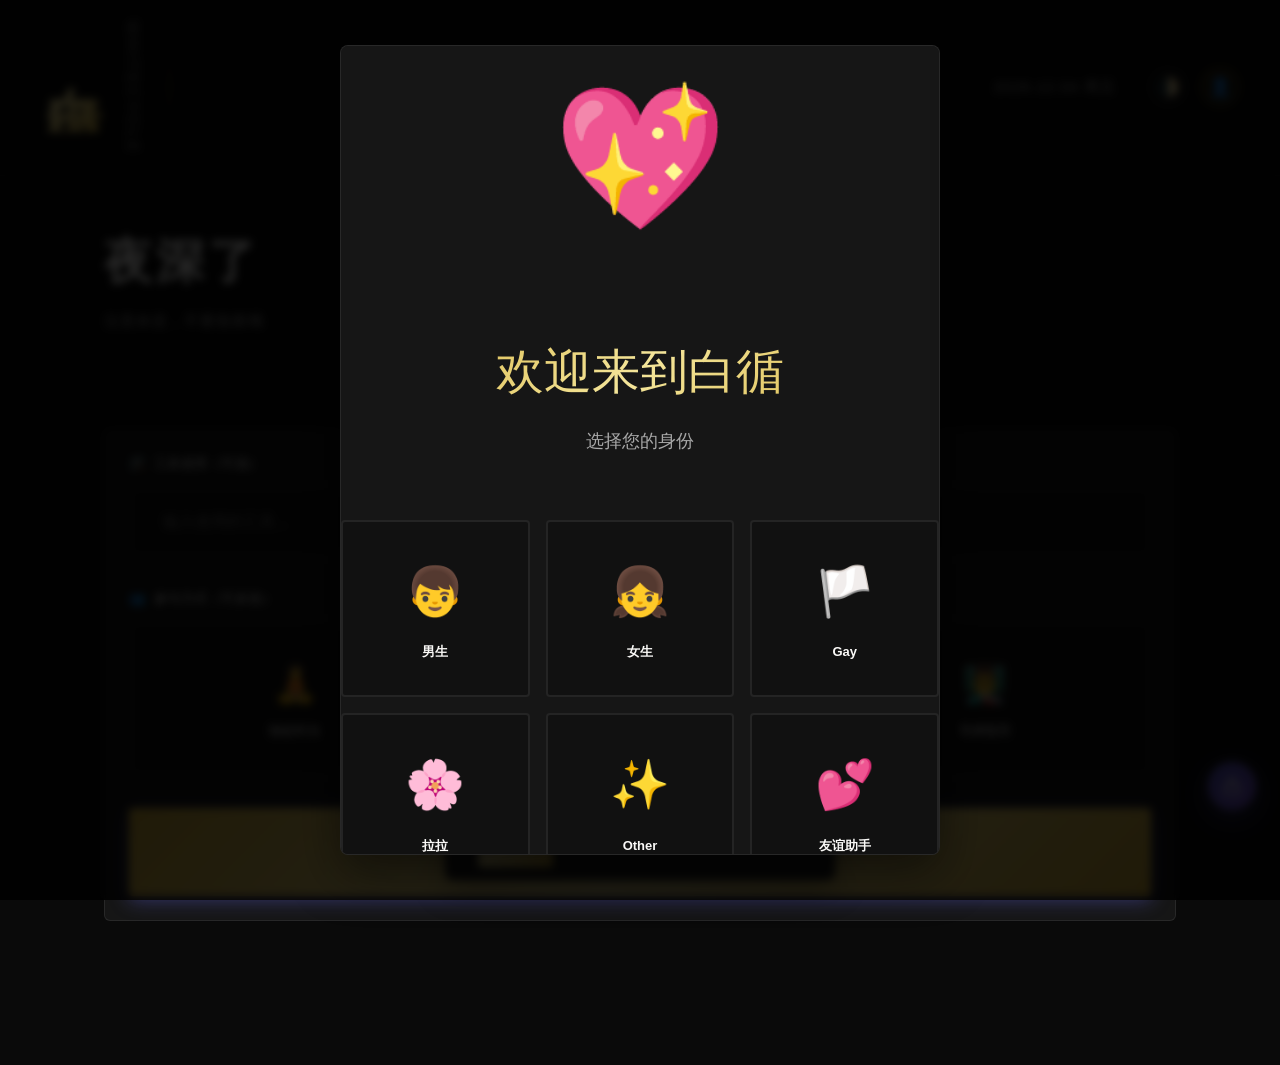
<file: whitecycle-web/index.html>
<!DOCTYPE html>
<html lang="zh-CN">
<head>
    <meta charset="UTF-8">
    <meta name="viewport" content="width=device-width, initial-scale=1.0, maximum-scale=1.0, user-scalable=no, viewport-fit=cover">
    <title>白循 WhiteCycle - 健康管理助手</title>
    <meta name="description" content="白循是一款健康管理应用，帮助用户记录和分析个人生活习惯，提倡健康的生活方式">
    <meta name="keywords" content="健康管理，记录，统计，白循，WhiteCycle">
    <meta name="author" content="WhiteCycle Team">
    <meta name="theme-color" content="#0f0f0f">
    <meta name="apple-mobile-web-app-capable" content="yes">
    <meta name="apple-mobile-web-app-status-bar-style" content="black-translucent">
    
    <!-- PWA Manifest -->
    <link rel="manifest" href="config/manifest.json">
    <link rel="apple-touch-icon" href="assets/icons/icon-192x192.png">
    
    <!-- Favicon -->
    <link rel="icon" type="image/png" sizes="32x32" href="assets/icons/favicon-32x32.png">
    <link rel="icon" type="image/png" sizes="16x16" href="assets/icons/favicon-16x16.png">
    
    <!-- Stylesheets -->
    <link rel="stylesheet" href="css/variables.css">
    <link rel="stylesheet" href="css/base.css">
    <link rel="stylesheet" href="css/components.css">
    <link rel="stylesheet" href="css/layouts.css">
    <link rel="stylesheet" href="css/animations.css">
    <link rel="stylesheet" href="css/themes.css">
    <link rel="stylesheet" href="css/responsive.css">
</head>
<body>
    <div class="app" id="app">
        <!-- Header -->
        <header class="header">
            <div class="header-content">
                <div class="header-left">
                    <div class="logo">
                        <span class="logo-text-vertical">白循</span>
                        <span class="logo-text-horizontal">WhiteCycle</span>
                    </div>
                    <div class="header-divider"></div>
                </div>
                <div class="header-right">
                    <div class="current-date" id="current-date"></div>
                    <div class="header-actions">
                        <button class="icon-btn" onclick="app.toggleTheme()" title="切换主题" aria-label="切换主题">
                            <span class="icon">🌓</span>
                        </button>
                        <div class="user-avatar" id="user-avatar" onclick="app.showProfile()" aria-label="用户信息">
                            <span>👤</span>
                        </div>
                    </div>
                </div>
            </div>
        </header>
        
        <!-- Main Content -->
        <main class="main-content">
            <!-- Welcome Card -->
            <div class="welcome-card">
                <div class="welcome-title" id="welcome-title">晚上好</div>
                <div class="welcome-subtitle" id="welcome-subtitle">记录你的健康生活</div>
            </div>
            
            <!-- Record Page -->
            <div class="page active" id="page-record" data-page="record">
                <div class="card">
                    <div class="form-group">
                        <div class="form-label">
                            <span class="icon">🛠️</span>
                            <span>工具使用（可选）</span>
                        </div>
                        <input type="text" class="form-input" id="tool-input" placeholder="输入使用的工具...">
                    </div>
                    
                    <div class="form-group">
                        <div class="form-label">
                            <span class="icon">👥</span>
                            <span>参与方式（可多选）</span>
                        </div>
                        <div class="form-options" id="participation-options">
                            <div class="form-option" data-type="solo" onclick="app.toggleParticipation('solo', this)">
                                <div class="form-option-icon">🧘</div>
                                <div class="form-option-label">独处时光</div>
                                <div class="option-check">✓</div>
                            </div>
                            <div class="form-option" data-type="together" onclick="app.toggleParticipation('together', this)">
                                <div class="form-option-icon">💑</div>
                                <div class="form-option-label">二人世界</div>
                                <div class="option-check">✓</div>
                            </div>
                            <div class="form-option" data-type="teacher" onclick="app.toggleParticipation('teacher', this)">
                                <div class="form-option-icon">👨‍🏫</div>
                                <div class="form-option-label">导师指导</div>
                                <div class="option-check">✓</div>
                            </div>
                        </div>
                    </div>
                    
                    <div class="form-group" id="teacher-info-group" style="display: none;">
                        <div class="form-label">
                            <span class="icon">📝</span>
                            <span>导师信息</span>
                        </div>
                        <input type="text" class="form-input" id="teacher-name" placeholder="导师称呼（可选）">
                        <textarea class="form-input form-textarea" id="teacher-notes" placeholder="记录导师的建议或指导内容..." style="margin-top: 12px; min-height: 100px;"></textarea>
                    </div>
                    
                    <button class="btn btn-primary btn-lg btn-block" onclick="app.startRecording()">
                        <span class="icon">🚀</span>
                        <span>开始记录</span>
                    </button>
                </div>
                
                <div id="timer-section" style="display: none;">
                    <div class="timer-container">
                        <div class="timer-display" id="timer-display">00:00:00</div>
                        <div class="timer-status">记录进行中（时：分：秒）</div>
                        <button class="btn btn-primary btn-lg btn-block btn-stop" onclick="app.stopRecording()">
                            <span class="icon">⏹️</span>
                            <span>结束记录</span>
                        </button>
                    </div>
                </div>
            </div>
            
            <!-- History Page -->
            <div class="page" id="page-history" data-page="history">
                <div class="page-header">
                    <h2 class="page-title">
                        <span class="icon">📋</span>
                        <span>历史记录</span>
                    </h2>
                </div>
                
                <div class="card calendar-card">
                    <div class="calendar-header">
                        <div class="calendar-title" id="calendar-title">2024 年 1 月</div>
                        <div class="calendar-nav-group">
                            <button class="calendar-nav" onclick="app.changeMonth(-1)" aria-label="上个月">‹</button>
                            <button class="calendar-nav" onclick="app.changeMonth(1)" aria-label="下个月">›</button>
                        </div>
                    </div>
                    <div class="calendar-grid" id="calendar-grid"></div>
                </div>
                
                <div class="record-list" id="record-list"></div>
            </div>
            
            <!-- Stats Page -->
            <div class="page" id="page-stats" data-page="stats">
                <div class="page-header">
                    <h2 class="page-title">
                        <span class="icon">📊</span>
                        <span>数据统计</span>
                    </h2>
                </div>
                
                <div class="stats-grid">
                    <div class="stat-card" onclick="app.showStatDetail('total')" style="cursor: pointer;">
                        <div class="stat-label">总记录</div>
                        <div class="stat-value" id="stat-total">0</div>
                    </div>
                    <div class="stat-card" onclick="app.showStatDetail('week')" style="cursor: pointer;">
                        <div class="stat-label">本周</div>
                        <div class="stat-value" id="stat-week">0</div>
                    </div>
                    <div class="stat-card" onclick="app.showStatDetail('month')" style="cursor: pointer;">
                        <div class="stat-label">本月</div>
                        <div class="stat-value" id="stat-month">0</div>
                    </div>
                    <div class="stat-card" onclick="app.showStatDetail('avg')" style="cursor: pointer;">
                        <div class="stat-label">平均时长</div>
                        <div class="stat-value" id="stat-avg">0</div>
                    </div>
                </div>
                
                <div class="chart-container">
                    <h3 class="chart-title">📈 周统计</h3>
                    <div class="chart" id="week-chart"></div>
                </div>
                
                <div class="card">
                    <h3 class="card-title">🔥 连续记录</h3>
                    <div class="streak-container">
                        <div class="streak-display" id="streak-display">
                            <div class="streak-icon">🔥</div>
                            <div class="streak-count" id="streak-count">0</div>
                            <div class="streak-label">天连续记录</div>
                        </div>
                        <div class="streak-history" id="streak-history"></div>
                    </div>
                </div>
                
                <div class="card">
                    <h3 class="card-title">📅 健康周报</h3>
                    <div class="weekly-report" id="weekly-report">
                        <div class="report-summary" id="report-summary"></div>
                        <button class="btn btn-primary btn-sm" onclick="app.generateWeeklyReport()">生成最新周报</button>
                    </div>
                </div>
                
                <div class="card">
                    <h3 class="card-title">💭 心情趋势</h3>
                    <div class="mood-trend" id="mood-trend"></div>
                </div>
                
                <div class="card">
                    <h3 class="card-title">🎯 目标设定</h3>
                    <div class="goal-settings" id="goal-settings">
                        <div class="goal-item">
                            <div class="goal-header">
                                <span class="goal-icon">📆</span>
                                <span>每周目标次数</span>
                            </div>
                            <div class="goal-progress">
                                <div class="goal-bar">
                                    <div class="goal-fill" id="weekly-goal-fill" style="width: 0%"></div>
                                </div>
                                <div class="goal-stats">
                                    <span id="weekly-goal-current">0</span> / <span id="weekly-goal-target">3</span>
                                </div>
                            </div>
                            <button class="btn btn-secondary btn-sm" onclick="app.openGoalModal()">调整目标</button>
                        </div>
                    </div>
                </div>
                
                <div class="card">
                    <h3 class="card-title">🏆 成就系统</h3>
                    <div id="achievements-list"></div>
                </div>
                
                <div class="card">
                    <h3 class="card-title">💡 智能建议</h3>
                    <div id="ai-suggestions"></div>
                </div>
            </div>
            
            <!-- Settings Page -->
            <div class="page" id="page-settings" data-page="settings">
                <div class="page-header">
                    <h2 class="page-title">
                        <span class="icon">⚙️</span>
                        <span>设置</span>
                    </h2>
                </div>
                
                <div class="settings-list">
                    <div class="settings-item" onclick="app.showIdentitySelector()">
                        <div class="settings-item-left">
                            <div class="settings-item-icon">👤</div>
                            <div>
                                <div class="settings-item-label">我的身份</div>
                                <div class="settings-item-subtitle" id="current-identity">未设置</div>
                            </div>
                        </div>
                        <span class="settings-arrow">›</span>
                    </div>
                    
                    <div class="settings-item">
                        <div class="settings-item-left">
                            <div class="settings-item-icon">🌓</div>
                            <div>
                                <div class="settings-item-label">浅色主题</div>
                                <div class="settings-item-subtitle">切换明亮/深色模式</div>
                            </div>
                        </div>
                        <label class="switch">
                            <input type="checkbox" id="theme-toggle" onchange="app.toggleTheme()">
                            <span class="slider"></span>
                        </label>
                    </div>
                    
                    <div class="settings-item">
                        <div class="settings-item-left">
                            <div class="settings-item-icon">🔔</div>
                            <div>
                                <div class="settings-item-label">每日提醒</div>
                                <div class="settings-item-subtitle">接收健康提醒</div>
                            </div>
                        </div>
                        <label class="switch">
                            <input type="checkbox" id="reminder-toggle">
                            <span class="slider"></span>
                        </label>
                    </div>
                    
                    <div class="settings-item">
                        <div class="settings-item-left">
                            <div class="settings-item-icon">📊</div>
                            <div>
                                <div class="settings-item-label">显示统计信息</div>
                                <div class="settings-item-subtitle">开始记录时显示当天/本周/本月次数</div>
                            </div>
                        </div>
                        <label class="switch">
                            <input type="checkbox" id="show-stats-toggle" onchange="app.toggleShowStats()">
                            <span class="slider"></span>
                        </label>
                    </div>
                    
                    <div class="settings-item">
                        <div class="settings-item-left">
                            <div class="settings-item-icon">💕</div>
                            <div>
                                <div class="settings-item-label">二人世界提醒</div>
                                <div class="settings-item-subtitle">二人世界时显示特别提醒</div>
                            </div>
                        </div>
                        <label class="switch">
                            <input type="checkbox" id="couple-reminder-toggle" onchange="app.toggleCoupleReminder()">
                            <span class="slider"></span>
                        </label>
                    </div>
                    
                    <div class="settings-item" onclick="app.showPasswordSettings()">
                        <div class="settings-item-left">
                            <div class="settings-item-icon">🔐</div>
                            <div>
                                <div class="settings-item-label">密码保护</div>
                                <div class="settings-item-subtitle" id="password-status">未启用 · SHA-256 加密</div>
                            </div>
                        </div>
                        <span class="settings-arrow">›</span>
                    </div>
                    
                    <div class="settings-item" onclick="app.exportData()">
                        <div class="settings-item-left">
                            <div class="settings-item-icon">📤</div>
                            <div>
                                <div class="settings-item-label">导出数据</div>
                                <div class="settings-item-subtitle">导出为 JSON 文件</div>
                            </div>
                        </div>
                        <span class="badge badge-primary">JSON</span>
                    </div>
                    
                    <div class="settings-item" onclick="app.importData()">
                        <div class="settings-item-left">
                            <div class="settings-item-icon">📥</div>
                            <div>
                                <div class="settings-item-label">导入数据</div>
                                <div class="settings-item-subtitle">从 JSON 文件导入</div>
                            </div>
                        </div>
                        <span class="badge badge-secondary">JSON</span>
                    </div>
                    
                    <div class="settings-item" onclick="app.showClearDataDialog()">
                        <div class="settings-item-left">
                            <div class="settings-item-icon icon-danger">🗑️</div>
                            <div>
                                <div class="settings-item-label text-danger">清除所有数据</div>
                                <div class="settings-item-subtitle">删除所有记录</div>
                            </div>
                        </div>
                        <span class="settings-arrow">›</span>
                    </div>
                </div>
                
                <div class="version-card">
                    <div class="version-label">版本</div>
                    <div class="version-number">v6.0.0</div>
                    <div class="version-desc">
                        白循是一款健康管理应用，帮助用户记录和分析个人生活习惯，提倡健康的生活方式。
                    </div>
                    <div class="version-features">
                        <strong>新增功能：</strong>
                        <ul>
                            <li>✅ 导师指导支持多选</li>
                            <li>✅ 模态框历史记录</li>
                            <li>✅ 日历视图</li>
                            <li>✅ 成就系统</li>
                            <li>✅ 智能建议</li>
                            <li>✅ 主题切换</li>
                            <li>✅ 数据导入导出</li>
                        </ul>
                    </div>
                </div>
            </div>
        </main>
        
        <!-- Bottom Navigation -->
        <nav class="bottom-nav">
            <div class="nav-item active" onclick="app.switchPage('record', this)" data-nav="record">
                <div class="nav-icon">📝</div>
                <div class="nav-label">记录</div>
            </div>
            <div class="nav-item" onclick="app.switchPage('history', this)" data-nav="history">
                <div class="nav-icon">📋</div>
                <div class="nav-label">历史</div>
            </div>
            <div class="nav-item" onclick="app.switchPage('stats', this)" data-nav="stats">
                <div class="nav-icon">📊</div>
                <div class="nav-label">统计</div>
            </div>
            <div class="nav-item" onclick="app.switchPage('settings', this)" data-nav="settings">
                <div class="nav-icon">⚙️</div>
                <div class="nav-label">设置</div>
            </div>
        </nav>
        
        <!-- Lock Button (独立于底部导航) -->
        <div class="lock-button-container">
            <button class="lock-floating-btn" onclick="app.lockWebsite()" title="锁定网站">
                <svg width="20" height="20" viewBox="0 0 24 24" fill="none" stroke="currentColor" stroke-width="2" stroke-linecap="round" stroke-linejoin="round">
                    <rect x="3" y="11" width="18" height="11" rx="2" ry="2"></rect>
                    <path d="M7 11V7a5 5 0 0 1 10 0v4"></path>
                </svg>
            </button>
        </div>
    </div>
    
    <!-- Record Detail Modal -->
    <div class="modal-overlay" id="detail-modal" onclick="closeDetailFromOverlay(event)">
        <div class="modal" style="padding: 0;">
            <div class="modal-content" id="detail-content"></div>
        </div>
    </div>
    
    <!-- Emotion Selection Modal -->
    <div class="modal-overlay" id="emotion-modal" onclick="if(event.target === this) app.closeEmotionModal()">
        <div class="modal modal-emotion">
            <div class="modal-header">
                <h3 class="modal-title">💭 现在感觉怎么样？</h3>
                <button class="modal-close" onclick="app.closeEmotionModal()" aria-label="关闭">✕</button>
            </div>
            <div class="modal-body modal-body-scrollable">
                <div class="emotion-instructions">
                    <p>👆 上下滑动 / 滚动鼠标 / 按 ↑↓ 键选择</p>
                </div>
                <div class="emotion-selected-display" id="emotion-selected-display">
                    <div class="emotion-selected-emoji" id="emotion-selected-emoji">😊</div>
                    <div class="emotion-selected-label" id="emotion-selected-label">开心</div>
                </div>
                <div class="emotion-wheel-container">
                    <div class="emotion-wheel-indicator">▶</div>
                    <div class="emotion-wheel" id="emotion-wheel">
                        <!-- 情绪选项将通过 JS 动态生成 -->
                    </div>
                </div>
                <div class="emotion-actions">
                    <button class="btn btn-secondary" onclick="app.closeEmotionModal()">跳过</button>
                    <button class="btn btn-primary" onclick="app.confirmEmotion()">确认选择</button>
                </div>
            </div>
        </div>
    </div>
    
    <!-- Lock Screen Modal (Login Interface) -->
    <div class="modal-overlay" id="lock-modal" style="background: rgba(0, 0, 0, 0.95); backdrop-filter: blur(30px); -webkit-backdrop-filter: blur(30px);">
        <div class="lock-screen">
            <div class="lock-content">
                <div class="lock-avatar" id="lock-avatar"></div>
                <h1 class="lock-title">白循 WhiteCycle</h1>
                <p class="lock-subtitle" id="lock-subtitle">请输入账户信息以继续</p>
                
                <div class="lock-form">
                    <div class="lock-input-group lock-username-group">
                        <div class="lock-input-icon">👤</div>
                        <input type="text" id="lock-username" class="lock-input" placeholder="请输入用户名" onkeypress="if(event.key === 'Enter') document.getElementById('lock-password').focus()">
                    </div>
                    <div class="lock-input-group lock-password-group">
                        <div class="lock-input-icon">🔑</div>
                        <input type="password" id="lock-password" class="lock-input" placeholder="请输入密码" onkeypress="if(event.key === 'Enter') app.unlockWebsite()">
                        <button class="lock-submit-btn" onclick="app.unlockWebsite()">
                            <svg width="24" height="24" viewBox="0 0 24 24" fill="none" stroke="currentColor" stroke-width="2.5" stroke-linecap="round" stroke-linejoin="round">
                                <line x1="5" y1="12" x2="19" y2="12"></line>
                                <polyline points="12 5 19 12 12 19"></polyline>
                            </svg>
                        </button>
                    </div>
                    <div id="lock-error" class="lock-error" style="display: none;">
                        <span>❌</span>
                        <span class="lock-error-text"></span>
                    </div>
                </div>
                
                <div class="lock-footer">
                    <button class="lock-forgot-btn" onclick="app.showForgotPasswordHint()">忘记密码？</button>
                </div>
            </div>
            
            <div class="lock-decoration">
                <div class="lock-circle circle-1"></div>
                <div class="lock-circle circle-2"></div>
                <div class="lock-circle circle-3"></div>
            </div>
        </div>
    </div>
    
    <!-- Goal Setting Modal -->
    <div class="modal-overlay" id="goal-modal" onclick="if(event.target === this) app.closeGoalModal()">
        <div class="modal modal-center">
            <div class="modal-header">
                <h3 class="modal-title">🎯 设置每周目标</h3>
                <button class="modal-close" onclick="app.closeGoalModal()">&times;</button>
            </div>
            <div class="modal-body">
                <div class="goal-setter">
                    <div class="goal-setter-label">每周目标次数</div>
                    <div class="goal-setter-control">
                        <button class="goal-btn" onclick="app.adjustGoal(-1)">−</button>
                        <span class="goal-value" id="goal-value-display">3</span>
                        <button class="goal-btn" onclick="app.adjustGoal(1)">+</button>
                    </div>
                    <div class="goal-setter-range">
                        <input type="range" min="1" max="50" value="3" id="goal-range" oninput="app.updateGoalFromRange(this.value)">
                        <div class="goal-range-labels">
                            <span>1</span>
                            <span>50</span>
                        </div>
                    </div>
                    <div id="goal-warning" class="goal-warning" style="display: none;">
                        <span>️</span>
                        <span id="goal-warning-text">每周目标超过 10 次，请注意劳逸结合，保持健康的生活习惯哦~</span>
                    </div>
                </div>
            </div>
            <div class="modal-footer">
                <button class="btn btn-secondary" onclick="app.closeGoalModal()">取消</button>
                <button class="btn btn-primary" onclick="app.saveGoal()">保存</button>
            </div>
        </div>
    </div>
    
    <!-- Record Complete Modal (合并完成提示和情绪选择) -->
    <div class="modal-overlay" id="complete-modal" onclick="if(event.target === this) app.closeCompleteModal()">
        <div class="modal modal-complete">
            <div class="complete-header">
                <div class="complete-icon">🎉</div>
                <h2 class="complete-title">记录完成！</h2>
                <p class="complete-subtitle" id="complete-message">太棒了！保持健康的节奏～</p>
            </div>
            <div class="complete-body">
                <div class="complete-stats">
                    <div class="complete-stat">
                        <div class="complete-stat-icon">⏱️</div>
                        <div class="complete-stat-value" id="complete-duration">0 分 0 秒</div>
                        <div class="complete-stat-label">记录时长</div>
                    </div>
                    <div class="complete-stat">
                        <div class="complete-stat-icon">📊</div>
                        <div class="complete-stat-value" id="complete-week">0</div>
                        <div class="complete-stat-label">本周次数</div>
                    </div>
                </div>
                
                <div class="complete-emotion-section">
                    <h3 class="complete-emotion-title">💭 现在感觉怎么样？</h3>
                    <div class="complete-emotion-grid" id="complete-emotion-grid">
                        <!-- 情绪选项将通过 JS 生成 -->
                    </div>
                    <div class="complete-emotion-selected" id="complete-emotion-selected">
                        <span class="complete-emotion-emoji">😊</span>
                        <span class="complete-emotion-text">开心</span>
                    </div>
                </div>
                
                <div class="complete-actions">
                    <button class="btn btn-secondary" onclick="app.skipEmotion()">跳过</button>
                    <button class="btn btn-primary" onclick="app.confirmCompleteEmotion()">确认</button>
                </div>
            </div>
        </div>
    </div>
    
    <script>
        // 全局关闭函数
        window.closeDetailFromOverlay = function(event) {
            if (event.target === event.currentTarget) {
                const modal = document.getElementById('detail-modal');
                modal.classList.remove('active');
                console.log('✅ Modal 已关闭');
            }
        };
        
        // 全局打开函数 - 直接调用 app.openDetail
        window.openDetailFromRecord = function(id) {
            console.log('✅ 点击了记录，ID:', id);
            try {
                if (typeof app !== 'undefined' && app.openDetail) {
                    app.openDetail(id);
                } else {
                    console.error('❌ app.openDetail 不存在');
                    alert('应用未加载完成，请稍后再试');
                }
            } catch (error) {
                console.error('打开详情失败:', error);
                alert('打开详情失败，请刷新页面重试');
            }
        };
    </script>
    
    <!-- 测试按钮 - 临时（删除时移除） -->
    
    <!-- Identity Selection Modal -->
    <div class="modal-overlay" id="identity-modal">
        <div class="modal modal-center">
            <div class="modal-header">
                <h3 class="modal-title">选择身份</h3>
                <button class="modal-close" onclick="app.closeIdentityModal()" aria-label="关闭">✕</button>
            </div>
            <div class="modal-body">
                <div class="identity-grid">
                    <div class="identity-option" onclick="app.selectIdentity('MALE', this)">
                        <div class="identity-icon">👦</div>
                        <div class="identity-label">男生</div>
                    </div>
                    <div class="identity-option" onclick="app.selectIdentity('FEMALE', this)">
                        <div class="identity-icon">👧</div>
                        <div class="identity-label">女生</div>
                    </div>
                    <div class="identity-option" onclick="app.selectIdentity('GAY', this)">
                        <div class="identity-icon">🏳️</div>
                        <div class="identity-label">Gay</div>
                    </div>
                    <div class="identity-option" onclick="app.selectIdentity('LESBIAN', this)">
                        <div class="identity-icon">🌸</div>
                        <div class="identity-label">拉拉</div>
                    </div>
                    <div class="identity-option" onclick="app.selectIdentity('OTHER', this)">
                        <div class="identity-icon">✨</div>
                        <div class="identity-label">Other</div>
                    </div>
                    <div class="identity-option" onclick="app.selectIdentity('FRIEND', this)">
                        <div class="identity-icon">💕</div>
                        <div class="identity-label">友谊助手</div>
                    </div>
                </div>
            </div>
        </div>
    </div>
    
    <!-- Confirm Modal -->
    <div class="modal-overlay" id="confirm-modal">
        <div class="modal modal-confirm">
            <div class="confirm-icon" id="confirm-icon">⚠️</div>
            <div class="confirm-title" id="confirm-title">确认操作</div>
            <div class="confirm-message" id="confirm-message">确定吗？</div>
            <div class="confirm-buttons">
                <button class="btn btn-secondary" id="confirm-cancel-btn">取消</button>
                <button class="btn btn-primary" id="confirm-ok-btn">确定</button>
            </div>
        </div>
    </div>
    
    <!-- Toast Notification -->
    <div class="toast" id="toast">
        <div class="toast-icon" id="toast-icon">✓</div>
        <div class="toast-message" id="toast-message">操作成功</div>
    </div>
    
    <!-- Onboarding Modal -->
    <div class="modal-overlay" id="onboarding-modal">
        <div class="modal modal-onboarding">
            <div class="onboarding-icon">💖</div>
            <div class="onboarding-title">欢迎来到白循</div>
            <div class="onboarding-subtitle">选择您的身份</div>
            <div class="identity-grid"></div>
        </div>
    </div>
    
    <!-- Password Settings Modal -->
    <div class="modal-overlay" id="password-settings-modal">
        <div class="modal modal-center">
            <div class="modal-header">
                <h3 class="modal-title">🔐 密码保护</h3>
                <button class="modal-close" onclick="app.closePasswordSettingsModal()" aria-label="关闭">✕</button>
            </div>
            <div class="modal-body">
                <div id="password-not-enabled">
                    <div style="background: linear-gradient(135deg, rgba(99, 102, 241, 0.08) 0%, rgba(168, 85, 247, 0.08) 100%); padding: var(--spacing-lg); border-radius: var(--radius-lg); margin-bottom: var(--spacing-2xl); border: 1px solid rgba(99, 102, 241, 0.15);">
                        <div style="display: flex; gap: var(--spacing-md); align-items: flex-start;">
                            <span style="font-size: 24px; flex-shrink: 0;">💡</span>
                            <div style="flex: 1;">
                                <div style="font-weight: 600; color: var(--text-primary); margin-bottom: 6px; font-size: 14px;">安全提示</div>
                                <div style="font-size: 13px; line-height: 1.6; color: var(--text-secondary);">
                                    • 密码使用 <strong>SHA-256</strong> 加密，存储在本浏览器<br>
                                    • 忘记密码将无法找回，请妥善保管<br>
                                    • 建议设置容易记住但不易被猜到的密码
                                </div>
                            </div>
                        </div>
                    </div>
                    <p style="text-align: center; color: var(--text-secondary); margin-bottom: var(--spacing-2xl);">
                        启用密码保护后，每次访问都需要输入账户名和密码
                    </p>
                    <div class="form-group">
                        <label class="form-label">账户名</label>
                        <input type="text" id="password-username" class="form-input" placeholder="请输入账户名">
                    </div>
                    <div class="form-group">
                        <label class="form-label">密码</label>
                        <input type="password" id="password-input" class="form-input" placeholder="请输入密码（至少 6 位）" oninput="app.checkPasswordStrength()">
                        <div id="password-strength-hint" style="font-size: 12px; margin-top: 6px; display: none;">
                            <span id="password-strength-text"></span>
                        </div>
                    </div>
                    <div class="form-group">
                        <label class="form-label">确认密码</label>
                        <input type="password" id="password-confirm" class="form-input" placeholder="请再次输入密码">
                    </div>
                    <div class="complete-actions">
                        <button class="btn btn-secondary" onclick="app.closePasswordSettingsModal()">取消</button>
                        <button class="btn btn-primary" onclick="app.enablePassword()">启用密码保护</button>
                    </div>
                </div>
                
                <div id="password-enabled" style="display: none;">
                    <div style="text-align: center; padding: var(--spacing-2xl);">
                        <div style="font-size: 48px; margin-bottom: var(--spacing-lg);">✅</div>
                        <div style="font-size: var(--font-size-lg); font-weight: var(--font-weight-semibold); margin-bottom: var(--spacing-md);">
                            密码保护已启用
                        </div>
                        <div style="color: var(--text-secondary); margin-bottom: var(--spacing-2xl);">
                            账户名：<span id="password-username-display" style="font-weight: var(--font-weight-semibold);"></span>
                        </div>
                    </div>
                    <div class="complete-actions">
                        <button class="btn btn-secondary" onclick="app.disablePassword()">关闭密码保护</button>
                        <button class="btn btn-primary" onclick="app.showChangePasswordForm()">修改密码</button>
                        <button class="btn btn-secondary" onclick="app.showSecurityQuestionForm()" style="margin-left: 10px;">🔒 设置提示问题</button>
                    </div>
                    
                    <div style="margin-top: var(--spacing-2xl); padding-top: var(--spacing-xl); border-top: 1px solid var(--border);">
                        <div style="display: flex; align-items: center; justify-content: space-between; margin-bottom: var(--spacing-lg);">
                            <div>
                                <div style="font-weight: var(--font-weight-semibold); font-size: 15px;"> 立即锁定网站</div>
                                <div style="font-size: 13px; color: var(--text-secondary); margin-top: 4px;">
                                    锁定后需要密码才能访问，适合离开时保护隐私
                                </div>
                            </div>
                            <label class="toggle-switch">
                                <input type="checkbox" id="auto-lock-toggle">
                                <span class="toggle-slider"></span>
                            </label>
                        </div>
                        <button class="btn btn-warning" onclick="app.lockWebsite()" style="width: 100%;">
                            🔒 立即锁定
                        </button>
                    </div>
                </div>
                
                <div id="password-change-form" style="display: none;">
                    <div class="form-group">
                        <label class="form-label">当前密码</label>
                        <input type="password" id="current-password" class="form-input" placeholder="请输入当前密码">
                    </div>
                    <div class="form-group">
                        <label class="form-label">新密码</label>
                        <input type="password" id="new-password" class="form-input" placeholder="请输入新密码（至少 6 位）">
                    </div>
                    <div class="form-group">
                        <label class="form-label">确认新密码</label>
                        <input type="password" id="new-password-confirm" class="form-input" placeholder="请再次输入新密码">
                    </div>
                    <div class="complete-actions">
                        <button class="btn btn-secondary" onclick="app.showPasswordEnabledView()">取消</button>
                        <button class="btn btn-primary" onclick="app.changePassword()">确认修改</button>
                    </div>
                </div>
                
                <div id="security-question-form" style="display: none; margin-top: 20px;">
                    <div style="background: linear-gradient(135deg, rgba(102, 126, 234, 0.08) 0%, rgba(118, 75, 162, 0.08) 100%); padding: var(--spacing-lg); border-radius: var(--radius-lg); margin-bottom: var(--spacing-xl); border: 1px solid rgba(102, 126, 234, 0.15);">
                        <div style="display: flex; gap: var(--spacing-md); align-items: flex-start;">
                            <span style="font-size: 24px; flex-shrink: 0;">💡</span>
                            <div style="flex: 1;">
                                <div style="font-weight: 600; color: var(--text-primary); margin-bottom: 6px; font-size: 14px;">提示问题说明</div>
                                <div style="font-size: 13px; line-height: 1.6; color: var(--text-secondary);">
                                    • 设置提示问题后，忘记密码时可以通过回答问题来重置<br>
                                    • 答案不区分大小写，但请确保容易记住<br>
                                    • 建议选择一个只有你知道答案的问题
                                </div>
                            </div>
                        </div>
                    </div>
                    
                    <div class="form-group">
                        <label class="form-label">选择问题</label>
                        <select id="security-question-select" class="form-input">
                            <option value="">选择一个问题...</option>
                            <option value="你最喜欢的老师叫什么名字？">你最喜欢的老师叫什么名字？</option>
                            <option value="你第一只宠物的名字是什么？">你第一只宠物的名字是什么？</option>
                            <option value="你出生的城市是哪里？">你出生的城市是哪里？</option>
                            <option value="你最好的朋友叫什么名字？">你最好的朋友叫什么名字？</option>
                            <option value="你的小学名称是什么？">你的小学名称是什么？</option>
                            <option value="你母亲的生日是哪一天？">你母亲的生日是哪一天？</option>
                        </select>
                    </div>
                    
                    <div class="form-group">
                        <label class="form-label">答案</label>
                        <input type="text" id="security-question-answer" class="form-input" placeholder="请输入答案（不区分大小写）">
                    </div>
                    
                    <div class="complete-actions">
                        <button class="btn btn-secondary" onclick="app.showPasswordEnabledView()">取消</button>
                        <button class="btn btn-primary" onclick="app.setSecurityQuestion()">保存提示问题</button>
                    </div>
                </div>
            </div>
        </div>
    </div>
    
    <!-- Login Modal -->
    <div class="modal-overlay" id="login-modal">
        <div class="modal modal-center">
            <div class="modal-header">
                <h3 class="modal-title">🔐 身份验证</h3>
            </div>
            <div class="modal-body">
                <div style="text-align: center; padding: var(--spacing-xl);">
                    <div style="font-size: 48px; margin-bottom: var(--spacing-lg);">👤</div>
                    <div style="font-size: var(--font-size-lg); font-weight: var(--font-weight-semibold); margin-bottom: var(--spacing-md);">
                        请输入账户信息
                    </div>
                    <div style="color: var(--text-secondary); margin-bottom: var(--spacing-2xl);">
                        访问白循需要验证身份
                    </div>
                </div>
                <div class="form-group">
                    <label class="form-label">账户名</label>
                    <input type="text" id="login-username" class="form-input" placeholder="请输入账户名">
                </div>
                <div class="form-group">
                    <label class="form-label">密码</label>
                    <input type="password" id="login-password" class="form-input" placeholder="请输入密码">
                </div>
                <div class="complete-actions">
                    <button class="btn btn-secondary" onclick="app.clearDataAndContinue()">清除数据继续</button>
                    <button class="btn btn-primary" onclick="app.login()">登录</button>
                </div>
                <div id="login-error" style="margin-top: var(--spacing-lg); text-align: center; color: var(--danger); font-size: var(--font-size-sm); display: none;">
                    账户名或密码错误
                </div>
            </div>
        </div>
    </div>
    
    <!-- Hidden File Input -->
    <input type="file" id="import-file" accept=".json" style="display: none;" onchange="app.handleFileImport(event)">
    
    <!-- Scripts -->
    <script src="js/config.js"></script>
    <script src="js/utils/helpers.js"></script>
    <script src="js/utils/storage.js"></script>
    <script src="js/models/Record.js"></script>
    <script src="js/models/User.js"></script>
    <script src="js/components/Toast.js"></script>
    <script src="js/components/Modal.js"></script>
    <script src="js/components/Calendar.js"></script>
    <script src="js/components/Charts.js"></script>
    <script src="js/services/DataService.js"></script>
    <script src="js/services/AchievementService.js"></script>
    <script src="js/services/SuggestionService.js"></script>
    <script src="js/app.js"></script>
    <script>
        // 确保 app 在全局作用域
        window.app = app;
        console.log('✅ app 已暴露到全局 window 对象');
    </script>
</body>
</html>
</file>
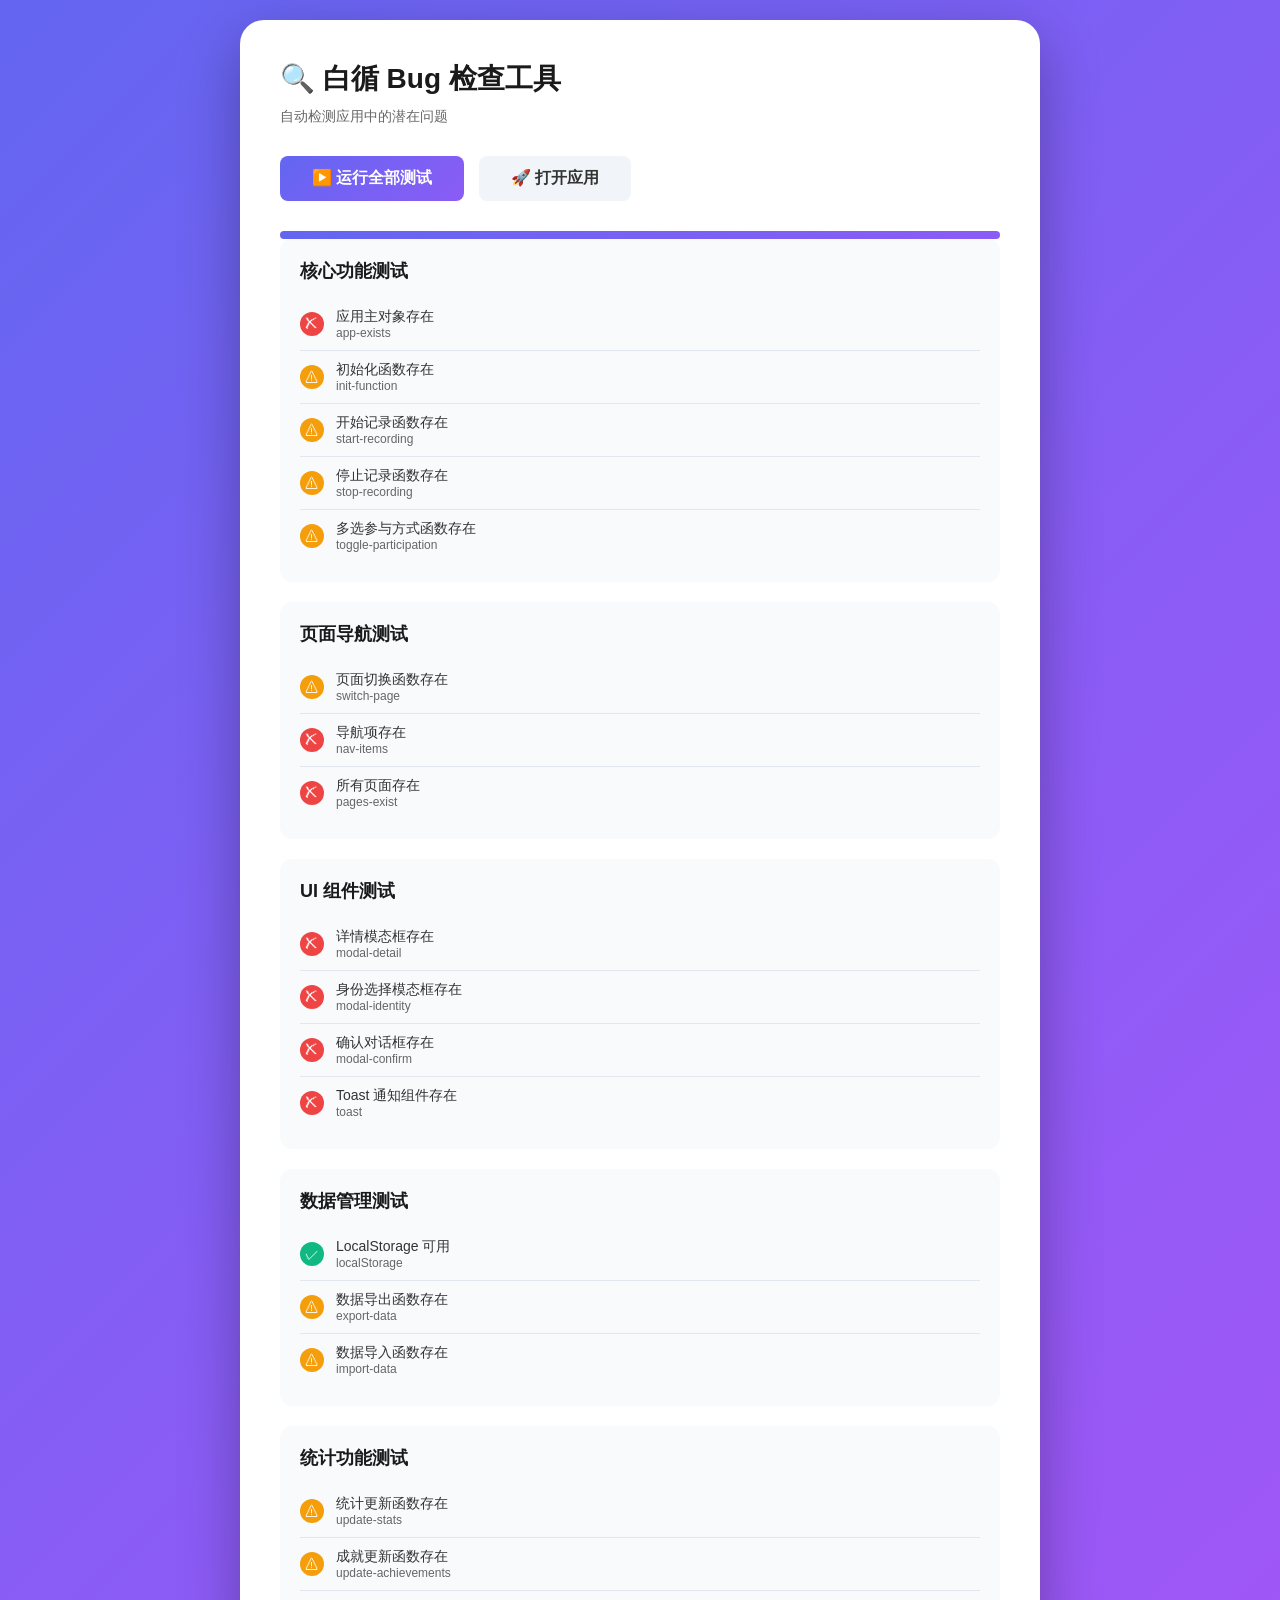
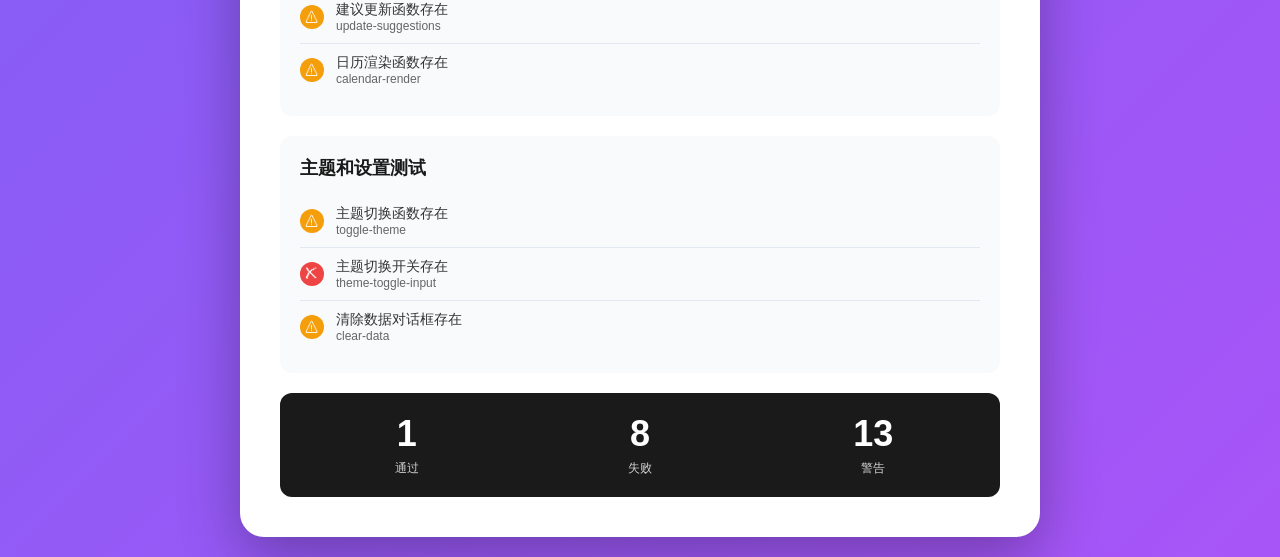
<file: whitecycle-web/bug-check.html>
<!DOCTYPE html>
<html lang="zh-CN">
<head>
    <meta charset="UTF-8">
    <meta name="viewport" content="width=device-width, initial-scale=1.0">
    <title>白循 WhiteCycle - Bug 检查工具</title>
    <style>
        * { margin: 0; padding: 0; box-sizing: border-box; }
        body {
            font-family: -apple-system, BlinkMacSystemFont, 'SF Pro Display', sans-serif;
            background: linear-gradient(135deg, #6366f1 0%, #8b5cf6 50%, #a855f7 100%);
            min-height: 100vh;
            display: flex;
            align-items: center;
            justify-content: center;
            padding: 20px;
        }
        .container {
            background: white;
            border-radius: 24px;
            padding: 40px;
            max-width: 800px;
            width: 100%;
            box-shadow: 0 20px 60px rgba(0, 0, 0, 0.3);
        }
        h1 {
            color: #1a1a1a;
            margin-bottom: 10px;
            font-size: 28px;
        }
        .subtitle {
            color: #666;
            margin-bottom: 30px;
            font-size: 14px;
        }
        .test-section {
            background: #f8fafc;
            border-radius: 12px;
            padding: 20px;
            margin-bottom: 20px;
        }
        .test-section h2 {
            color: #1a1a1a;
            font-size: 18px;
            margin-bottom: 15px;
            display: flex;
            align-items: center;
            gap: 8px;
        }
        .test-item {
            display: flex;
            align-items: center;
            gap: 12px;
            padding: 10px 0;
            border-bottom: 1px solid #e2e8f0;
        }
        .test-item:last-child {
            border-bottom: none;
        }
        .status {
            width: 24px;
            height: 24px;
            border-radius: 50%;
            display: flex;
            align-items: center;
            justify-content: center;
            font-size: 14px;
        }
        .status.pass { background: #10b981; color: white; }
        .status.fail { background: #ef4444; color: white; }
        .status.warn { background: #f59e0b; color: white; }
        .test-label {
            flex: 1;
            color: #333;
            font-size: 14px;
        }
        .test-result {
            font-size: 12px;
            color: #666;
        }
        .btn {
            background: linear-gradient(135deg, #6366f1 0%, #8b5cf6 100%);
            color: white;
            border: none;
            padding: 12px 32px;
            border-radius: 8px;
            font-size: 16px;
            font-weight: 600;
            cursor: pointer;
            margin-right: 10px;
            margin-bottom: 10px;
            transition: all 0.3s;
        }
        .btn:hover {
            transform: translateY(-2px);
            box-shadow: 0 8px 20px rgba(99, 102, 241, 0.4);
        }
        .btn-secondary {
            background: #f1f5f9;
            color: #333;
        }
        .summary {
            background: #1a1a1a;
            color: white;
            border-radius: 12px;
            padding: 20px;
            margin-top: 20px;
        }
        .summary-grid {
            display: grid;
            grid-template-columns: repeat(3, 1fr);
            gap: 20px;
        }
        .summary-item {
            text-align: center;
        }
        .summary-value {
            font-size: 36px;
            font-weight: 800;
            margin-bottom: 5px;
        }
        .summary-label {
            font-size: 12px;
            opacity: 0.8;
        }
        .progress-bar {
            height: 8px;
            background: #e2e8f0;
            border-radius: 4px;
            margin-top: 20px;
            overflow: hidden;
        }
        .progress-fill {
            height: 100%;
            background: linear-gradient(90deg, #6366f1 0%, #8b5cf6 100%);
            transition: width 0.5s;
        }
    </style>
</head>
<body>
    <div class="container">
        <h1>🔍 白循 Bug 检查工具</h1>
        <div class="subtitle">自动检测应用中的潜在问题</div>
        
        <div style="margin-bottom: 20px;">
            <button class="btn" onclick="runAllTests()">▶️ 运行全部测试</button>
            <button class="btn btn-secondary" onclick="openApp()">🚀 打开应用</button>
        </div>
        
        <div class="progress-bar">
            <div class="progress-fill" id="progress" style="width: 0%"></div>
        </div>
        
        <div id="test-results"></div>
        
        <div class="summary" id="summary" style="display: none;">
            <div class="summary-grid">
                <div class="summary-item">
                    <div class="summary-value" id="pass-count">0</div>
                    <div class="summary-label">通过</div>
                </div>
                <div class="summary-item">
                    <div class="summary-value" id="fail-count">0</div>
                    <div class="summary-label">失败</div>
                </div>
                <div class="summary-item">
                    <div class="summary-value" id="warn-count">0</div>
                    <div class="summary-label">警告</div>
                </div>
            </div>
        </div>
    </div>
    
    <script>
        const tests = [
            {
                section: '核心功能测试',
                items: [
                    {
                        id: 'app-exists',
                        label: '应用主对象存在',
                        test: () => typeof app !== 'undefined'
                    },
                    {
                        id: 'init-function',
                        label: '初始化函数存在',
                        test: () => typeof app.init === 'function'
                    },
                    {
                        id: 'start-recording',
                        label: '开始记录函数存在',
                        test: () => typeof app.startRecording === 'function'
                    },
                    {
                        id: 'stop-recording',
                        label: '停止记录函数存在',
                        test: () => typeof app.stopRecording === 'function'
                    },
                    {
                        id: 'toggle-participation',
                        label: '多选参与方式函数存在',
                        test: () => typeof app.toggleParticipation === 'function'
                    }
                ]
            },
            {
                section: '页面导航测试',
                items: [
                    {
                        id: 'switch-page',
                        label: '页面切换函数存在',
                        test: () => typeof app.switchPage === 'function'
                    },
                    {
                        id: 'nav-items',
                        label: '导航项存在',
                        test: () => document.querySelectorAll('.nav-item').length === 4
                    },
                    {
                        id: 'pages-exist',
                        label: '所有页面存在',
                        test: () => document.querySelectorAll('.page').length === 4
                    }
                ]
            },
            {
                section: 'UI 组件测试',
                items: [
                    {
                        id: 'modal-detail',
                        label: '详情模态框存在',
                        test: () => document.getElementById('detail-modal') !== null
                    },
                    {
                        id: 'modal-identity',
                        label: '身份选择模态框存在',
                        test: () => document.getElementById('identity-modal') !== null
                    },
                    {
                        id: 'modal-confirm',
                        label: '确认对话框存在',
                        test: () => document.getElementById('confirm-modal') !== null
                    },
                    {
                        id: 'toast',
                        label: 'Toast 通知组件存在',
                        test: () => document.getElementById('toast') !== null
                    }
                ]
            },
            {
                section: '数据管理测试',
                items: [
                    {
                        id: 'localStorage',
                        label: 'LocalStorage 可用',
                        test: () => {
                            try {
                                localStorage.setItem('test', 'test');
                                localStorage.removeItem('test');
                                return true;
                            } catch (e) {
                                return false;
                            }
                        }
                    },
                    {
                        id: 'export-data',
                        label: '数据导出函数存在',
                        test: () => typeof app.exportData === 'function'
                    },
                    {
                        id: 'import-data',
                        label: '数据导入函数存在',
                        test: () => typeof app.importData === 'function'
                    }
                ]
            },
            {
                section: '统计功能测试',
                items: [
                    {
                        id: 'update-stats',
                        label: '统计更新函数存在',
                        test: () => typeof app.updateStats === 'function'
                    },
                    {
                        id: 'update-achievements',
                        label: '成就更新函数存在',
                        test: () => typeof app.updateAchievements === 'function'
                    },
                    {
                        id: 'update-suggestions',
                        label: '建议更新函数存在',
                        test: () => typeof app.updateSuggestions === 'function'
                    },
                    {
                        id: 'calendar-render',
                        label: '日历渲染函数存在',
                        test: () => typeof app.renderCalendar === 'function'
                    }
                ]
            },
            {
                section: '主题和设置测试',
                items: [
                    {
                        id: 'toggle-theme',
                        label: '主题切换函数存在',
                        test: () => typeof app.toggleTheme === 'function'
                    },
                    {
                        id: 'theme-toggle-input',
                        label: '主题切换开关存在',
                        test: () => document.getElementById('theme-toggle') !== null
                    },
                    {
                        id: 'clear-data',
                        label: '清除数据对话框存在',
                        test: () => typeof app.showClearDataDialog === 'function'
                    }
                ]
            }
        ];
        
        let passCount = 0;
        let failCount = 0;
        let warnCount = 0;
        let totalTests = 0;
        let completedTests = 0;
        
        tests.forEach(section => {
            totalTests += section.items.length;
        });
        
        function runAllTests() {
            passCount = 0;
            failCount = 0;
            warnCount = 0;
            completedTests = 0;
            
            const resultsDiv = document.getElementById('test-results');
            resultsDiv.innerHTML = '';
            
            tests.forEach((section, sectionIndex) => {
                const sectionDiv = document.createElement('div');
                sectionDiv.className = 'test-section';
                
                const title = document.createElement('h2');
                title.textContent = section.section;
                sectionDiv.appendChild(title);
                
                section.items.forEach((item, itemIndex) => {
                    setTimeout(() => {
                        runTest(item, sectionDiv);
                        updateProgress();
                    }, (sectionIndex * 100 + itemIndex * 50));
                });
                
                resultsDiv.appendChild(sectionDiv);
            });
        }
        
        function runTest(item, container) {
            const testDiv = document.createElement('div');
            testDiv.className = 'test-item';
            
            let status, result;
            try {
                result = item.test();
                if (result === true) {
                    status = '✓';
                    statusClass = 'pass';
                    passCount++;
                } else {
                    status = '✗';
                    statusClass = 'fail';
                    failCount++;
                }
            } catch (e) {
                status = '⚠';
                statusClass = 'warn';
                warnCount++;
                result = false;
            }
            
            testDiv.innerHTML = `
                <div class="status ${statusClass}">${status}</div>
                <div class="test-label">
                    <div>${item.label}</div>
                    <div class="test-result">${item.id}</div>
                </div>
            `;
            
            container.appendChild(testDiv);
            
            if (completedTests === totalTests - 1) {
                showSummary();
            }
            completedTests++;
        }
        
        function updateProgress() {
            const progress = (completedTests / totalTests) * 100;
            document.getElementById('progress').style.width = progress + '%';
        }
        
        function showSummary() {
            document.getElementById('summary').style.display = 'block';
            document.getElementById('pass-count').textContent = passCount;
            document.getElementById('fail-count').textContent = failCount;
            document.getElementById('warn-count').textContent = warnCount;
            
            if (failCount === 0 && warnCount === 0) {
                showToast('🎉 所有测试通过！应用运行正常', 'success');
            } else if (failCount > 0) {
                showToast(`⚠️ 发现 ${failCount} 个问题，请检查`, 'error');
            } else {
                showToast(`⚠️ 发现 ${warnCount} 个警告，建议检查`, 'warn');
            }
        }
        
        function showToast(message, type) {
            // 简单实现
            console.log(`[${type.toUpperCase()}] ${message}`);
        }
        
        function openApp() {
            window.location.href = 'index.html';
        }
        
        // 自动运行测试
        window.addEventListener('load', () => {
            setTimeout(runAllTests, 500);
        });
    </script>
</body>
</html>
</file>
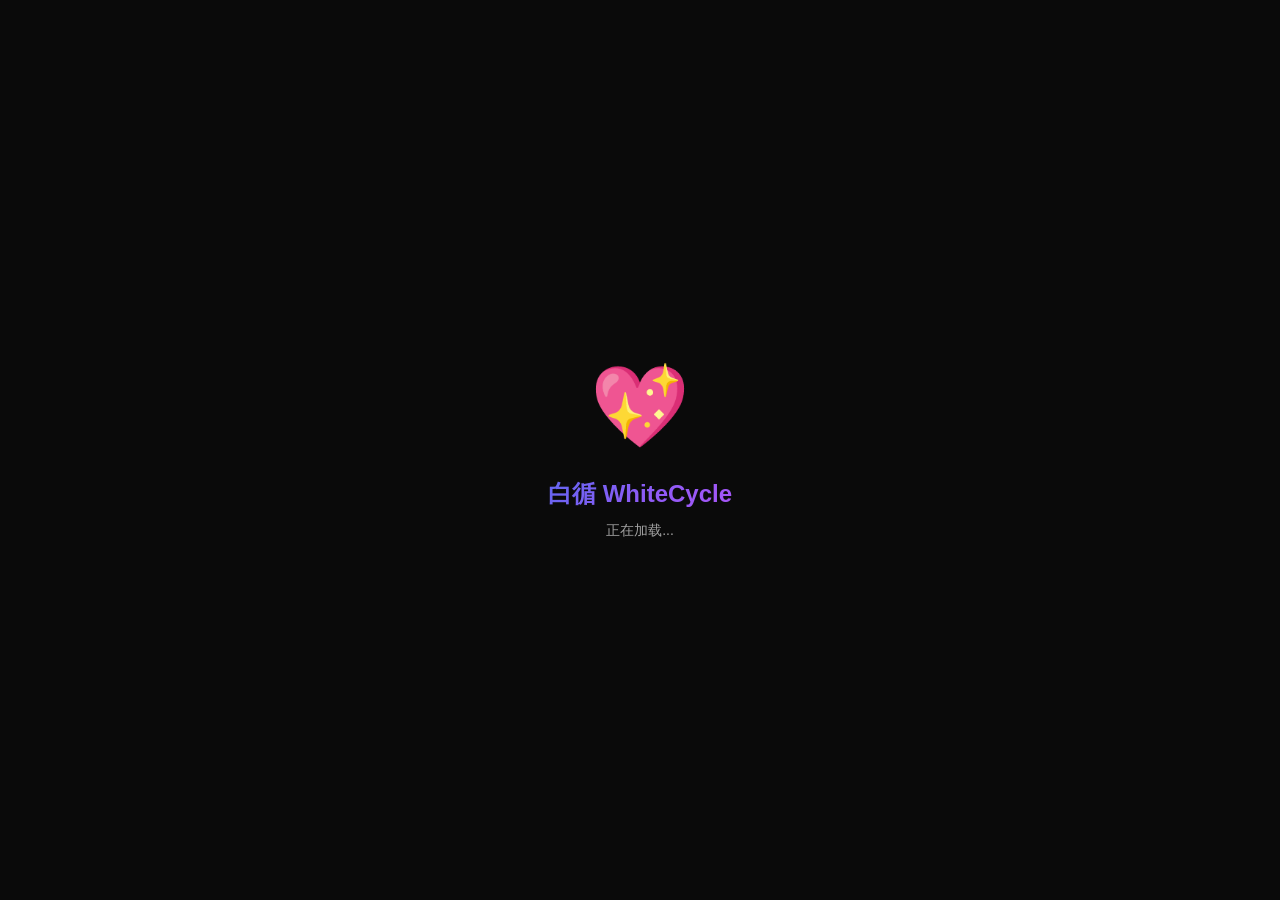
<file: whitecycle-web/index-loader.html>
<!DOCTYPE html>
<html lang="zh-CN">
<head>
    <meta charset="UTF-8">
    <meta name="viewport" content="width=device-width, initial-scale=1.0">
    <title>白循 WhiteCycle - 加载中</title>
    <style>
        * { margin: 0; padding: 0; box-sizing: border-box; }
        body {
            font-family: -apple-system, BlinkMacSystemFont, 'SF Pro Display', sans-serif;
            background: #0a0a0a;
            color: #ffffff;
            min-height: 100vh;
            display: flex;
            align-items: center;
            justify-content: center;
        }
        .loading {
            text-align: center;
            animation: pulse 2s ease-in-out infinite;
        }
        .loading-icon {
            font-size: 80px;
            margin-bottom: 24px;
            animation: float 3s ease-in-out infinite;
        }
        .loading-text {
            font-size: 24px;
            font-weight: 600;
            margin-bottom: 12px;
            background: linear-gradient(135deg, #6366f1 0%, #8b5cf6 50%, #a855f7 100%);
            -webkit-background-clip: text;
            -webkit-text-fill-color: transparent;
            background-clip: text;
        }
        .loading-subtext {
            font-size: 14px;
            color: #a0a0a0;
        }
        @keyframes pulse {
            0%, 100% { opacity: 1; }
            50% { opacity: 0.7; }
        }
        @keyframes float {
            0%, 100% { transform: translateY(0) rotate(0deg); }
            50% { transform: translateY(-20px) rotate(5deg); }
        }
    </style>
</head>
<body>
    <div class="loading">
        <div class="loading-icon">💖</div>
        <div class="loading-text">白循 WhiteCycle</div>
        <div class="loading-subtext">正在加载...</div>
    </div>
    <script>
        // 3 秒后跳转到主页面
        setTimeout(() => {
            window.location.href = 'index.html';
        }, 3000);
    </script>
</body>
</html>
</file>
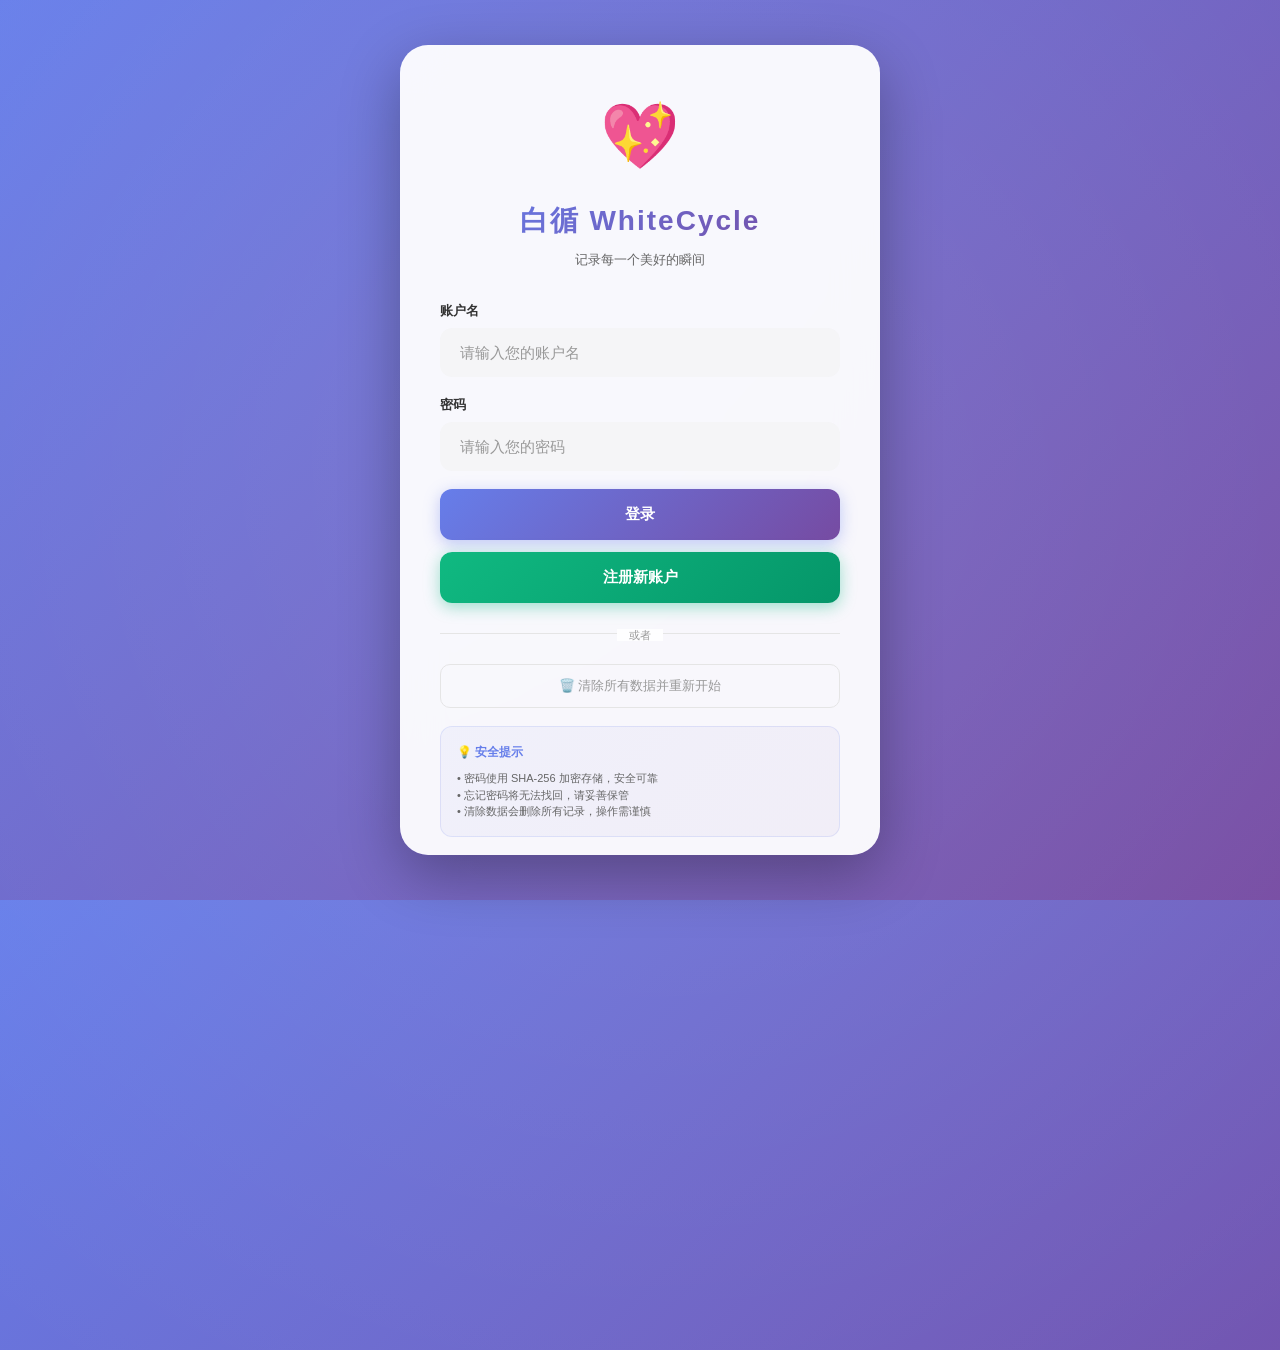
<file: whitecycle-web/login.html>
<!DOCTYPE html>
<html lang="zh-CN">
<head>
    <meta charset="UTF-8">
    <meta name="viewport" content="width=device-width, initial-scale=1.0">
    <title>白循 WhiteCycle - 登录</title>
    <link rel="stylesheet" href="css/variables.css">
    <link rel="stylesheet" href="css/base.css">
    <style>
        * {
            margin: 0;
            padding: 0;
            box-sizing: border-box;
        }
        
        body {
            font-family: -apple-system, BlinkMacSystemFont, 'Segoe UI', Roboto, 'Helvetica Neue', Arial, sans-serif;
            background: linear-gradient(135deg, #667eea 0%, #764ba2 100%);
            min-height: 100vh;
            display: flex;
            align-items: center;
            justify-content: center;
            padding: 20px;
            overflow: auto;
        }
        
        body::before {
            content: '';
            position: absolute;
            top: -50%;
            left: -50%;
            width: 200%;
            height: 200%;
            background: radial-gradient(circle, rgba(255,255,255,0.1) 0%, transparent 70%);
            animation: rotate 30s linear infinite;
        }
        
        @keyframes rotate {
            0% { transform: rotate(0deg); }
            100% { transform: rotate(360deg); }
        }
        
        .login-container {
            position: relative;
            z-index: 1;
            background: rgba(255, 255, 255, 0.95);
            backdrop-filter: blur(20px);
            border-radius: 28px;
            box-shadow: 0 20px 60px rgba(0, 0, 0, 0.3);
            padding: 40px 40px;
            width: 100%;
            max-width: 480px;
            max-height: 90vh;
            overflow-y: auto;
            animation: slideUp 0.6s cubic-bezier(0.34, 1.56, 0.64, 1);
            margin: auto;
        }
        
        .login-container::-webkit-scrollbar {
            width: 6px;
        }
        
        .login-container::-webkit-scrollbar-track {
            background: transparent;
            border-radius: 10px;
        }
        
        .login-container::-webkit-scrollbar-thumb {
            background: linear-gradient(135deg, rgba(102, 126, 234, 0.3) 0%, rgba(118, 75, 162, 0.3) 100%);
            border-radius: 10px;
            transition: all 0.3s ease;
        }
        
        .login-container::-webkit-scrollbar-thumb:hover {
            background: linear-gradient(135deg, rgba(102, 126, 234, 0.5) 0%, rgba(118, 75, 162, 0.5) 100%);
        }
        
        @keyframes slideUp {
            from {
                opacity: 0;
                transform: translateY(40px) scale(0.95);
            }
            to {
                opacity: 1;
                transform: translateY(0) scale(1);
            }
        }
        
        .logo {
            text-align: center;
            margin-bottom: 30px;
        }
        
        .logo-icon {
            font-size: 64px;
            margin-bottom: 12px;
            animation: float 3s ease-in-out infinite;
        }
        
        .logo-text {
            font-size: 28px;
            font-weight: 700;
            background: linear-gradient(135deg, #667eea 0%, #764ba2 100%);
            -webkit-background-clip: text;
            -webkit-text-fill-color: transparent;
            background-clip: text;
            letter-spacing: 2px;
        }
        
        .logo-subtitle {
            font-size: 13px;
            color: #666;
            margin-top: 6px;
        }
        
        .form-group {
            margin-bottom: 18px;
        }
        
        .form-label {
            display: block;
            font-size: 13px;
            font-weight: 600;
            color: #333;
            margin-bottom: 6px;
        }
        
        .form-input {
            width: 100%;
            padding: 14px 18px;
            background: #f5f5f7;
            border: 2px solid transparent;
            border-radius: 12px;
            font-size: 15px;
            transition: all 0.3s;
        }
        
        .form-input:focus {
            outline: none;
            background: white;
            border-color: #667eea;
            box-shadow: 0 0 0 4px rgba(102, 126, 234, 0.1);
        }
        
        .form-input::placeholder {
            color: #999;
        }
        
        .login-btn {
            width: 100%;
            padding: 16px;
            background: linear-gradient(135deg, #667eea 0%, #764ba2 100%);
            color: white;
            border: none;
            border-radius: 12px;
            font-size: 15px;
            font-weight: 600;
            cursor: pointer;
            transition: all 0.3s;
            box-shadow: 0 4px 16px rgba(102, 126, 234, 0.4);
        }
        
        .login-btn:hover {
            transform: translateY(-2px);
            box-shadow: 0 6px 20px rgba(102, 126, 234, 0.5);
        }
        
        .login-btn:active {
            transform: translateY(0);
        }
        
        .error-message {
            background: rgba(239, 68, 68, 0.1);
            border: 1px solid rgba(239, 68, 68, 0.3);
            color: #dc2626;
            padding: 12px 16px;
            border-radius: 10px;
            font-size: 13px;
            margin-bottom: 16px;
            display: none;
            animation: shake 0.5s;
        }
        
        @keyframes shake {
            0%, 100% { transform: translateX(0); }
            25% { transform: translateX(-10px); }
            75% { transform: translateX(10px); }
        }
        
        .tips {
            margin-top: 18px;
            padding: 16px;
            background: linear-gradient(135deg, rgba(102, 126, 234, 0.05) 0%, rgba(118, 75, 162, 0.05) 100%);
            border-radius: 12px;
            border: 1px solid rgba(102, 126, 234, 0.15);
        }
        
        .tips-title {
            font-size: 12px;
            font-weight: 600;
            color: #667eea;
            margin-bottom: 8px;
            display: flex;
            align-items: center;
            gap: 6px;
        }
        
        .tips-content {
            font-size: 11px;
            color: #666;
            line-height: 1.5;
        }
        
        .divider {
            margin: 18px 0;
            text-align: center;
            position: relative;
        }
        
        .divider::before {
            content: '';
            position: absolute;
            left: 0;
            right: 0;
            top: 50%;
            height: 1px;
            background: #e5e5e5;
        }
        
        .divider span {
            background: rgba(255, 255, 255, 0.95);
            padding: 0 12px;
            color: #999;
            font-size: 11px;
            position: relative;
        }
        
        .clear-data-btn {
            width: 100%;
            padding: 12px;
            background: transparent;
            color: #999;
            border: 1px solid #e5e5e5;
            border-radius: 10px;
            font-size: 13px;
            cursor: pointer;
            transition: all 0.3s;
        }
        
        .clear-data-btn:hover {
            background: #f5f5f7;
            border-color: #dc2626;
            color: #dc2626;
        }
        
        .loading {
            display: none;
            text-align: center;
            color: #667eea;
            font-size: 13px;
            margin-top: 10px;
        }
        
        .loading::before {
            content: '';
            display: inline-block;
            width: 14px;
            height: 14px;
            border: 2px solid #667eea;
            border-top-color: transparent;
            border-radius: 50%;
            animation: spin 0.8s linear infinite;
            margin-right: 6px;
            vertical-align: middle;
        }
        
        @keyframes spin {
            to { transform: rotate(360deg); }
        }
        
        /* 响应式优化 */
        @media (max-height: 700px) {
            .login-container {
                padding: 30px 30px;
                max-height: 95vh;
            }
            
            .logo-icon {
                font-size: 48px;
            }
            
            .logo-text {
                font-size: 24px;
            }
            
            .form-input {
                padding: 12px 16px;
                font-size: 14px;
            }
            
            .login-btn {
                padding: 14px;
                font-size: 14px;
            }
        }
        
        @media (max-width: 480px) {
            .login-container {
                padding: 30px 25px;
                border-radius: 20px;
            }
            
            .logo-icon {
                font-size: 48px;
            }
            
            .logo-text {
                font-size: 22px;
            }
        }
    </style>
</head>
<body>
    <div class="login-container">
        <div class="logo">
            <div class="logo-icon">💖</div>
            <div class="logo-text">白循 WhiteCycle</div>
            <div class="logo-subtitle">记录每一个美好的瞬间</div>
        </div>
        
        <div id="error-message" class="error-message"></div>
        
        <!-- 提示问题容器（失败 5 次后显示） -->
        <div id="security-question-container" style="display: none; margin-top: 20px;">
            <div style="background: linear-gradient(135deg, rgba(245, 158, 11, 0.1) 0%, rgba(255, 159, 67, 0.1) 100%); padding: 16px; border-radius: 12px; border: 1px solid rgba(245, 158, 11, 0.3); margin-bottom: 16px;">
                <div style="display: flex; gap: 12px; align-items: flex-start;">
                    <span style="font-size: 24px; flex-shrink: 0;">🔒</span>
                    <div style="flex: 1;">
                        <div style="font-weight: 600; color: #92400e; margin-bottom: 8px; font-size: 14px;">连续验证失败</div>
                        <div style="font-size: 13px; line-height: 1.6; color: #78350f;">
                            为了账户安全，请回答以下问题来验证身份
                        </div>
                    </div>
                </div>
            </div>
            
            <div class="form-group">
                <label class="form-label" style="color: #92400e;">🔐 安全提示问题</label>
                <div id="security-question-text" style="font-size: 15px; font-weight: 500; color: #78350f; padding: 12px; background: rgba(254, 243, 199, 0.5); border-radius: 8px; margin-bottom: 12px;">
                    加载中...
                </div>
            </div>
            
            <div class="form-group">
                <label class="form-label" for="security-answer">答案</label>
                <input 
                    type="text" 
                    id="security-answer" 
                    class="form-input" 
                    placeholder="请输入答案（不区分大小写）"
                    style="border-color: #f59e0b;"
                >
            </div>
            
            <div style="display: flex; gap: 10px; margin-top: 16px;">
                <button class="btn btn-secondary" onclick="resetLoginForm()" style="flex: 1;">
                    返回登录
                </button>
                <button class="btn btn-primary" onclick="verifySecurityAnswer()" style="flex: 1; background: linear-gradient(135deg, #f59e0b 0%, #d97706 100%);">
                    验证答案
                </button>
            </div>
            
            <div id="security-answer-error" style="margin-top: 12px; text-align: center; color: #dc2626; font-size: 13px; display: none;"></div>
        </div>
        
        <!-- 重置密码表单（验证通过后显示） -->
        <div id="reset-password-container" style="display: none; margin-top: 20px;">
            <div style="text-align: center; padding: 16px; background: linear-gradient(135deg, rgba(34, 197, 94, 0.1) 0%, rgba(16, 185, 129, 0.1) 100%); border-radius: 12px; border: 1px solid rgba(34, 197, 94, 0.3); margin-bottom: 16px;">
                <div style="font-size: 24px; margin-bottom: 8px;">✅</div>
                <div style="font-weight: 600; color: #065f46; font-size: 14px;">验证成功</div>
                <div style="font-size: 13px; color: #047857; margin-top: 4px;">现在可以重置密码了</div>
            </div>
            
            <div class="form-group">
                <label class="form-label" for="reset-password">新密码</label>
                <input 
                    type="password" 
                    id="reset-password" 
                    class="form-input" 
                    placeholder="请输入新密码（至少 6 位）"
                    style="border-color: #10b981;"
                >
            </div>
            
            <div class="form-group">
                <label class="form-label" for="reset-password-confirm">确认密码</label>
                <input 
                    type="password" 
                    id="reset-password-confirm" 
                    class="form-input" 
                    placeholder="请再次输入新密码"
                    style="border-color: #10b981;"
                >
            </div>
            
            <div style="display: flex; gap: 10px; margin-top: 16px;">
                <button class="btn btn-secondary" onclick="resetLoginForm()" style="flex: 1;">
                    取消
                </button>
                <button class="btn btn-primary" onclick="confirmResetPassword()" style="flex: 1;">
                    重置密码
                </button>
            </div>
            
            <div id="reset-password-error" style="margin-top: 12px; text-align: center; color: #dc2626; font-size: 13px; display: none;"></div>
        </div>
        
        <form id="login-form" onsubmit="return false;">
            <div class="form-group">
                <label class="form-label" for="username">账户名</label>
                <input 
                    type="text" 
                    id="username" 
                    class="form-input" 
                    placeholder="请输入您的账户名"
                    autocomplete="username"
                    required
                >
            </div>
            
            <div class="form-group">
                <label class="form-label" for="password">密码</label>
                <input 
                    type="password" 
                    id="password" 
                    class="form-input" 
                    placeholder="请输入您的密码"
                    autocomplete="current-password"
                    required
                >
            </div>
            
            <button type="submit" class="login-btn" onclick="handleLogin()">
                登录
            </button>
            
            <button type="button" class="login-btn" onclick="handleRegister()" style="margin-top: 12px; background: linear-gradient(135deg, #10b981 0%, #059669 100%); box-shadow: 0 4px 16px rgba(16, 185, 129, 0.4);">
                注册新账户
            </button>
            
            <div class="loading" id="loading">登录中...</div>
        </form>
        
        <div class="divider">
            <span>或者</span>
        </div>
        
        <button class="clear-data-btn" onclick="handleClearData()">
            🗑️ 清除所有数据并重新开始
        </button>
        
        <div class="tips">
            <div class="tips-title">
                💡 安全提示
            </div>
            <div class="tips-content">
                • 密码使用 SHA-256 加密存储，安全可靠<br>
                • 忘记密码将无法找回，请妥善保管<br>
                • 清除数据会删除所有记录，操作需谨慎
            </div>
        </div>
    </div>
    
    <script>
        const API_BASE = 'php/api';
        let failedAttempts = 0;
        let currentUserId = null;
        let currentUsername = null;
        
        // 检查是否已有登录状态
        window.addEventListener('DOMContentLoaded', () => {
            const userId = sessionStorage.getItem('whitecycle_user_id');
            if (userId) {
                // 已登录，直接跳转
                window.location.href = 'index.html';
            }
        });
        
        // 处理登录（临时 LocalStorage 版本）
        async function handleLogin() {
            const username = document.getElementById('username').value.trim();
            const password = document.getElementById('password').value;
            const errorDiv = document.getElementById('error-message');
            const loadingDiv = document.getElementById('loading');
            
            if (!username || !password) {
                showError('请输入账户名和密码');
                return;
            }
            
            loadingDiv.style.display = 'block';
            currentUsername = username;
            
            // 临时方案：从 LocalStorage 验证用户
            const users = JSON.parse(localStorage.getItem('whitecycle_users') || '{}');
            const user = users[username];
            
            if (user && user.password === password) {
                // 登录成功
                sessionStorage.setItem('whitecycle_user_id', user.id);
                sessionStorage.setItem('whitecycle_username', username);
                currentUserId = user.id;
                
                loadingDiv.style.display = 'none';
                window.location.href = 'index.html';
            } else {
                // 登录失败
                loadingDiv.style.display = 'none';
                failedAttempts++;
                
                if (failedAttempts >= 5) {
                    showError('⚠️ 连续失败 5 次，请清除数据或重试');
                } else {
                    showError(`账户名或密码错误（剩余尝试次数：${5 - failedAttempts}）`);
                }
            }
        }
        
        // 处理注册（临时 LocalStorage 版本）
        async function handleRegister() {
            const username = document.getElementById('username').value.trim();
            const password = document.getElementById('password').value;
            const errorDiv = document.getElementById('error-message');
            const loadingDiv = document.getElementById('loading');
            
            if (!username || username.length < 3) {
                showError('账户名至少 3 个字符');
                return;
            }
            
            if (!password || password.length < 6) {
                showError('密码至少 6 个字符');
                return;
            }
            
            loadingDiv.style.display = 'block';
            loadingDiv.textContent = '注册中...';
            
            // 临时方案：存储到 LocalStorage
            const users = JSON.parse(localStorage.getItem('whitecycle_users') || '{}');
            
            if (users[username]) {
                loadingDiv.style.display = 'none';
                loadingDiv.textContent = '登录中...';
                showError('用户名已存在');
                return;
            }
            
            // 创建新用户
            const userId = Date.now().toString();
            users[username] = {
                id: userId,
                username: username,
                password: password, // 注意：这是临时的，不安全
                createdAt: new Date().toISOString()
            };
            
            localStorage.setItem('whitecycle_users', JSON.stringify(users));
            
            // 注册成功，自动登录
            sessionStorage.setItem('whitecycle_user_id', userId);
            sessionStorage.setItem('whitecycle_username', username);
            currentUserId = userId;
            
            loadingDiv.style.display = 'none';
            alert('✅ 注册成功！');
            window.location.href = 'index.html';
        }
        
        /**
         * 失败 5 次后显示提示问题
         */
        async function showSecurityQuestionAfterFailed(username) {
            const errorDiv = document.getElementById('error-message');
            const questionContainer = document.getElementById('security-question-container');
            const questionText = document.getElementById('security-question-text');
            
            // 隐藏错误消息
            errorDiv.style.display = 'none';
            
            // 隐藏登录表单
            document.getElementById('login-form').style.display = 'none';
            document.querySelector('.divider').style.display = 'none';
            document.querySelector('.clear-data-btn').style.display = 'none';
            
            // 显示提示问题容器
            questionContainer.style.display = 'block';
            
            // 获取用户 ID（通过用户名）
            try {
                // 先尝试获取用户信息
                const verifyResponse = await fetch(`${API_BASE}/auth.php?action=getUserId&username=${encodeURIComponent(username)}`);
                const verifyResult = await verifyResponse.json();
                
                if (verifyResult.user_id) {
                    currentUserId = verifyResult.user_id;
                    
                    // 获取提示问题
                    const questionResponse = await fetch(`${API_BASE}/auth.php?action=getSecurityQuestion&user_id=${currentUserId}`);
                    const questionResult = await questionResponse.json();
                    
                    if (questionResult.success && questionResult.question) {
                        questionText.textContent = questionResult.question;
                    } else {
                        questionText.textContent = '⚠️ 该账户未设置提示问题，只能清除数据或联系管理员';
                        questionText.style.color = '#dc2626';
                        questionText.style.background = 'rgba(220, 38, 38, 0.1)';
                    }
                } else {
                    questionText.textContent = '⚠️ 找不到该用户，请检查账户名是否正确';
                    questionText.style.color = '#dc2626';
                }
            } catch (error) {
                console.error('获取提示问题失败:', error);
                questionText.textContent = '⚠️ 获取提示问题失败，请刷新页面重试';
            }
        }
        
        /**
         * 验证提示问题答案
         */
        async function verifySecurityAnswer() {
            const answer = document.getElementById('security-answer').value.trim();
            const errorDiv = document.getElementById('security-answer-error');
            
            if (!answer) {
                errorDiv.textContent = '请输入答案';
                errorDiv.style.display = 'block';
                return;
            }
            
            if (!currentUserId) {
                errorDiv.textContent = '用户信息错误，请返回重新登录';
                errorDiv.style.display = 'block';
                return;
            }
            
            try {
                const response = await fetch(`${API_BASE}/auth.php?action=verifySecurityAnswer`, {
                    method: 'POST',
                    headers: { 'Content-Type': 'application/json' },
                    body: JSON.stringify({
                        user_id: currentUserId,
                        answer: answer
                    })
                });
                
                const result = await response.json();
                
                if (result.success) {
                    // 答案正确，显示重置密码表单
                    document.getElementById('security-question-container').style.display = 'none';
                    document.getElementById('reset-password-container').style.display = 'block';
                } else {
                    errorDiv.textContent = result.error || '答案错误';
                    errorDiv.style.display = 'block';
                }
            } catch (error) {
                console.error('验证失败:', error);
                errorDiv.textContent = '网络错误，请稍后重试';
                errorDiv.style.display = 'block';
            }
        }
        
        /**
         * 确认重置密码
         */
        async function confirmResetPassword() {
            const newPassword = document.getElementById('reset-password').value;
            const newPasswordConfirm = document.getElementById('reset-password-confirm').value;
            const errorDiv = document.getElementById('reset-password-error');
            
            if (!newPassword || newPassword.length < 6) {
                errorDiv.textContent = '密码至少需要 6 位';
                errorDiv.style.display = 'block';
                return;
            }
            
            if (newPassword !== newPasswordConfirm) {
                errorDiv.textContent = '两次输入的密码不一致';
                errorDiv.style.display = 'block';
                return;
            }
            
            try {
                const response = await fetch(`${API_BASE}/auth.php?action=resetPassword`, {
                    method: 'POST',
                    headers: { 'Content-Type': 'application/json' },
                    body: JSON.stringify({
                        user_id: currentUserId,
                        new_password: newPassword
                    })
                });
                
                const result = await response.json();
                
                if (result.success) {
                    alert('✅ 密码重置成功！请使用新密码登录');
                    // 重置表单并返回登录界面
                    resetLoginForm();
                    failedAttempts = 0;
                } else {
                    errorDiv.textContent = result.error || '重置密码失败';
                    errorDiv.style.display = 'block';
                }
            } catch (error) {
                console.error('重置密码失败:', error);
                errorDiv.textContent = '网络错误，请稍后重试';
                errorDiv.style.display = 'block';
            }
        }
        
        /**
         * 重置登录表单
         */
        function resetLoginForm() {
            document.getElementById('login-form').style.display = 'block';
            document.querySelector('.divider').style.display = 'block';
            document.querySelector('.clear-data-btn').style.display = 'block';
            document.getElementById('security-question-container').style.display = 'none';
            document.getElementById('reset-password-container').style.display = 'none';
            
            // 清空输入
            document.getElementById('username').value = '';
            document.getElementById('password').value = '';
            document.getElementById('security-answer').value = '';
            document.getElementById('reset-password').value = '';
            document.getElementById('reset-password-confirm').value = '';
        }
        
        // 验证登录状态
        async function verifyLogin(userId) {
            try {
                const response = await fetch(`${API_BASE}/auth.php?action=verify&user_id=${userId}`);
                const result = await response.json();
                
                if (result.valid) {
                    window.location.href = 'index.html';
                }
            } catch (error) {
                console.error('验证失败:', error);
            }
        }
        
        // 清除数据
        function handleClearData() {
            if (confirm('⚠️ 确定要清除所有数据吗？此操作不可恢复！')) {
                if (confirm('再次确认：清除数据后所有记录将永久丢失，无法找回！')) {
                    localStorage.clear();
                    sessionStorage.clear();
                    alert('数据已清除，现在可以重新注册账户。');
                    location.reload();
                }
            }
        }
        
        // 显示错误
        function showError(message) {
            const errorDiv = document.getElementById('error-message');
            errorDiv.textContent = message;
            errorDiv.style.display = 'block';
            
            setTimeout(() => {
                errorDiv.style.display = 'none';
            }, 5000);
        }
        
        // 回车登录
        document.addEventListener('keydown', (e) => {
            if (e.key === 'Enter') {
                handleLogin();
            }
        });
    </script>
</body>
</html>
</file>
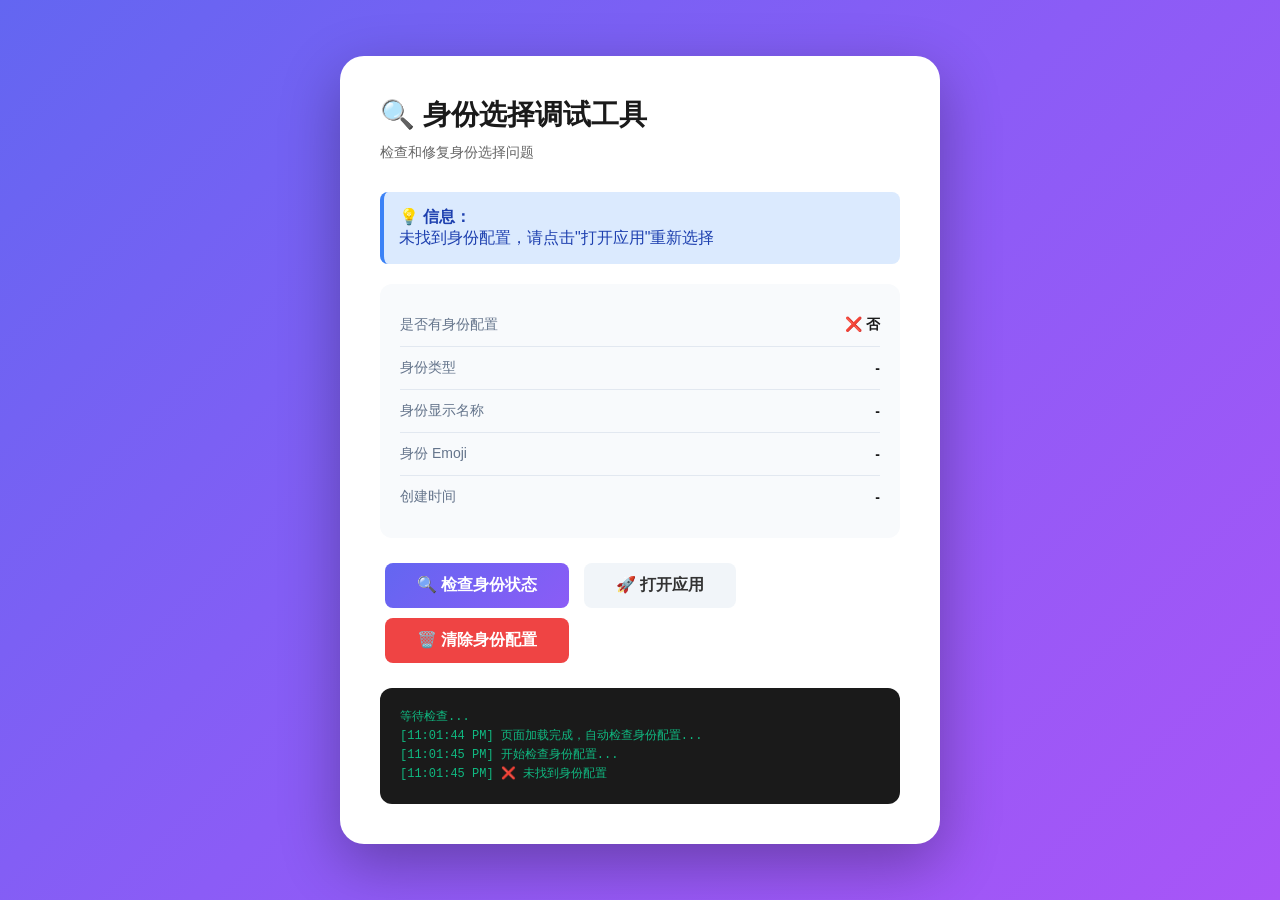
<file: whitecycle-web/test-identity.html>
<!DOCTYPE html>
<html lang="zh-CN">
<head>
    <meta charset="UTF-8">
    <meta name="viewport" content="width=device-width, initial-scale=1.0">
    <title>身份选择测试 - 白循</title>
    <style>
        * { margin: 0; padding: 0; box-sizing: border-box; }
        body {
            font-family: -apple-system, BlinkMacSystemFont, 'SF Pro Display', sans-serif;
            background: linear-gradient(135deg, #6366f1 0%, #8b5cf6 50%, #a855f7 100%);
            min-height: 100vh;
            display: flex;
            align-items: center;
            justify-content: center;
            padding: 20px;
        }
        .container {
            background: white;
            border-radius: 24px;
            padding: 40px;
            max-width: 600px;
            width: 100%;
            box-shadow: 0 20px 60px rgba(0, 0, 0, 0.3);
        }
        h1 {
            color: #1a1a1a;
            margin-bottom: 10px;
            font-size: 28px;
        }
        .subtitle {
            color: #666;
            margin-bottom: 30px;
            font-size: 14px;
        }
        .status-card {
            background: #f8fafc;
            border-radius: 12px;
            padding: 20px;
            margin-bottom: 20px;
        }
        .status-item {
            display: flex;
            justify-content: space-between;
            align-items: center;
            padding: 12px 0;
            border-bottom: 1px solid #e2e8f0;
        }
        .status-item:last-child {
            border-bottom: none;
        }
        .status-label {
            color: #64748b;
            font-size: 14px;
        }
        .status-value {
            color: #1a1a1a;
            font-weight: 600;
            font-size: 14px;
        }
        .btn {
            background: linear-gradient(135deg, #6366f1 0%, #8b5cf6 100%);
            color: white;
            border: none;
            padding: 12px 32px;
            border-radius: 8px;
            font-size: 16px;
            font-weight: 600;
            cursor: pointer;
            margin: 5px;
            transition: all 0.3s;
        }
        .btn:hover {
            transform: translateY(-2px);
            box-shadow: 0 8px 20px rgba(99, 102, 241, 0.4);
        }
        .btn-secondary {
            background: #f1f5f9;
            color: #333;
        }
        .btn-danger {
            background: #ef4444;
            color: white;
        }
        .log {
            background: #1a1a1a;
            color: #10b981;
            font-family: 'Courier New', monospace;
            padding: 20px;
            border-radius: 12px;
            margin-top: 20px;
            max-height: 300px;
            overflow-y: auto;
            font-size: 12px;
            line-height: 1.6;
        }
        .alert {
            padding: 15px;
            border-radius: 8px;
            margin-bottom: 20px;
        }
        .alert-info {
            background: #dbeafe;
            color: #1e40af;
            border-left: 4px solid #3b82f6;
        }
        .alert-success {
            background: #d1fae5;
            color: #065f46;
            border-left: 4px solid #10b981;
        }
    </style>
</head>
<body>
    <div class="container">
        <h1>🔍 身份选择调试工具</h1>
        <div class="subtitle">检查和修复身份选择问题</div>
        
        <div class="alert alert-info">
            <strong>💡 使用说明：</strong>
            <br>1. 点击下方"检查身份状态"按钮
            <br>2. 查看当前身份配置
            <br>3. 如有问题，点击"清除身份配置"重新选择
        </div>
        
        <div class="status-card">
            <div class="status-item">
                <span class="status-label">是否有身份配置</span>
                <span class="status-value" id="has-profile">检查中...</span>
            </div>
            <div class="status-item">
                <span class="status-label">身份类型</span>
                <span class="status-value" id="identity-type">-</span>
            </div>
            <div class="status-item">
                <span class="status-label">身份显示名称</span>
                <span class="status-value" id="identity-name">-</span>
            </div>
            <div class="status-item">
                <span class="status-label">身份 Emoji</span>
                <span class="status-value" id="identity-emoji">-</span>
            </div>
            <div class="status-item">
                <span class="status-label">创建时间</span>
                <span class="status-value" id="created-at">-</span>
            </div>
        </div>
        
        <div style="margin: 20px 0;">
            <button class="btn" onclick="checkIdentity()">🔍 检查身份状态</button>
            <button class="btn btn-secondary" onclick="openApp()">🚀 打开应用</button>
            <button class="btn btn-danger" onclick="clearIdentity()">🗑️ 清除身份配置</button>
        </div>
        
        <div class="log" id="log">
            <div>等待检查...</div>
        </div>
    </div>
    
    <script>
        const IDENTITY_MAP = {
            'MALE': { displayName: '男生', emoji: '👦' },
            'FEMALE': { displayName: '女生', emoji: '👧' },
            'GAY': { displayName: 'Gay', emoji: '🏳️' },
            'LESBIAN': { displayName: '拉拉', emoji: '🌸' },
            'OTHER': { displayName: 'Other', emoji: '✨' },
            'FRIEND': { displayName: '友谊助手', emoji: '💕' }
        };
        
        function addLog(message) {
            const logDiv = document.getElementById('log');
            const time = new Date().toLocaleTimeString();
            const line = document.createElement('div');
            line.textContent = `[${time}] ${message}`;
            logDiv.appendChild(line);
            logDiv.scrollTop = logDiv.scrollHeight;
        }
        
        function checkIdentity() {
            addLog('开始检查身份配置...');
            
            try {
                const profileData = localStorage.getItem('whitecycle_profile_v6');
                
                if (!profileData) {
                    addLog('❌ 未找到身份配置');
                    updateStatus(false);
                    showInfo('未找到身份配置，请点击"打开应用"重新选择');
                    return;
                }
                
                const profile = JSON.parse(profileData);
                addLog('✅ 找到身份配置');
                addLog(`📝 身份类型：${profile.identity}`);
                
                const identity = IDENTITY_MAP[profile.identity];
                if (identity) {
                    addLog(`🎭 身份名称：${identity.displayName}`);
                    addLog(`😊 身份 Emoji: ${identity.emoji}`);
                    addLog(`📅 创建时间：${new Date(profile.createdAt).toLocaleString()}`);
                } else {
                    addLog('⚠️ 未知的身份类型');
                }
                
                updateStatus(true, profile, identity);
                showSuccess('身份配置正常');
                
            } catch (e) {
                addLog(`❌ 检查失败：${e.message}`);
                updateStatus(false);
                showError('检查失败，请查看控制台错误信息');
            }
        }
        
        function updateStatus(hasProfile, profile = null, identity = null) {
            document.getElementById('has-profile').textContent = hasProfile ? '✅ 是' : '❌ 否';
            
            if (hasProfile && profile) {
                document.getElementById('identity-type').textContent = profile.identity;
                document.getElementById('identity-name').textContent = identity ? identity.displayName : '未知';
                document.getElementById('identity-emoji').textContent = identity ? identity.emoji : '-';
                document.getElementById('created-at').textContent = new Date(profile.createdAt).toLocaleString();
            } else {
                document.getElementById('identity-type').textContent = '-';
                document.getElementById('identity-name').textContent = '-';
                document.getElementById('identity-emoji').textContent = '-';
                document.getElementById('created-at').textContent = '-';
            }
        }
        
        function clearIdentity() {
            if (confirm('确定要清除身份配置吗？清除后需要重新选择身份。')) {
                try {
                    localStorage.removeItem('whitecycle_profile_v6');
                    addLog('✅ 身份配置已清除');
                    showSuccess('身份配置已清除，请点击"打开应用"重新选择');
                    checkIdentity();
                } catch (e) {
                    addLog(`❌ 清除失败：${e.message}`);
                    showError('清除失败，请手动清除浏览器数据');
                }
            }
        }
        
        function openApp() {
            window.location.href = 'index.html';
        }
        
        function showInfo(message) {
            const alertDiv = document.querySelector('.alert-info');
            if (alertDiv) {
                alertDiv.style.display = 'block';
                alertDiv.innerHTML = `<strong>💡 信息：</strong><br>${message}`;
            }
        }
        
        function showSuccess(message) {
            const infoAlert = document.querySelector('.alert-info');
            if (infoAlert) {
                infoAlert.style.display = 'none';
            }
            
            const successDiv = document.createElement('div');
            successDiv.className = 'alert alert-success';
            successDiv.innerHTML = `<strong>✅ 成功：</strong><br>${message}`;
            
            const existing = document.querySelector('.alert-success');
            if (existing) existing.remove();
            
            document.querySelector('.container').insertBefore(successDiv, document.querySelector('.status-card'));
        }
        
        function showError(message) {
            const errorDiv = document.createElement('div');
            errorDiv.className = 'alert';
            errorDiv.style.background = '#fee2e2';
            errorDiv.style.color = '#991b1b';
            errorDiv.style.borderLeft = '4px solid #ef4444';
            errorDiv.innerHTML = `<strong>❌ 错误：</strong><br>${message}`;
            
            const existing = document.querySelector('.alert:not(.alert-info):not(.alert-success)');
            if (existing) existing.remove();
            
            document.querySelector('.container').insertBefore(errorDiv, document.querySelector('.status-card'));
        }
        
        // 页面加载时自动检查
        window.addEventListener('load', () => {
            addLog('页面加载完成，自动检查身份配置...');
            setTimeout(checkIdentity, 500);
        });
    </script>
</body>
</html>
</file>
<file: whitecycle-web/css/variables.css>
/* ===================================
   CSS Variables - 设计令牌
   =================================== */

:root {
    /* 背景色系 */
    --bg-primary: #0a0a0a;
    --bg-secondary: #111111;
    --bg-tertiary: #1a1a1a;
    --bg-elevated: #1f1f1f;
    --bg-card: #161616;
    --bg-overlay: rgba(0, 0, 0, 0.85);
    
    /* 前景色系 */
    --text-primary: #faf9f7;
    --text-secondary: #a8a8a8;
    --text-tertiary: #6b6b6b;
    --text-inverse: #0a0a0a;
    
    /* 强调色 - 香槟金 */
    --accent-primary: #d4af37;
    --accent-secondary: #c5a028;
    --accent-tertiary: #e8c547;
    --accent-light: rgba(212, 175, 55, 0.1);
    --accent-gradient: linear-gradient(135deg, #d4af37 0%, #f4e59a 50%, #d4af37 100%);
    --accent-gradient-subtle: linear-gradient(135deg, rgba(212,175,55,0.15) 0%, rgba(244,229,154,0.08) 100%);
    
    /* 性别主题色 - 降低饱和度，更高级 */
    --male-primary: #4a6fa5;
    --male-gradient: linear-gradient(135deg, #4a6fa5 0%, #3d5a80 100%);
    --female-primary: #b56c8a;
    --female-gradient: linear-gradient(135deg, #b56c8a 0%, #9a5a6f 100%);
    
    /* 边框和分割线 */
    --border: rgba(255, 255, 255, 0.08);
    --border-light: rgba(255, 255, 255, 0.05);
    --border-accent: rgba(212, 175, 55, 0.3);
    
    /* 阴影 - 更微妙 */
    --shadow-sm: 0 2px 8px rgba(0, 0, 0, 0.3);
    --shadow: 0 8px 32px rgba(0, 0, 0, 0.4);
    --shadow-lg: 0 16px 48px rgba(0, 0, 0, 0.5);
    --shadow-glow: 0 0 40px rgba(212, 175, 55, 0.2);
    
    /* 圆角 - 更小更精致 */
    --radius-sm: 2px;
    --radius-md: 4px;
    --radius-lg: 6px;
    --radius-xl: 8px;
    --radius-full: 9999px;
    
    /* 间距 */
    --spacing-xs: 4px;
    --spacing-sm: 8px;
    --spacing-md: 12px;
    --spacing-lg: 16px;
    --spacing-xl: 24px;
    --spacing-2xl: 32px;
    --spacing-3xl: 48px;
    --spacing-4xl: 64px;
    
    /* 字体 */
    --font-family: -apple-system, BlinkMacSystemFont, "Segoe UI", Roboto, "Helvetica Neue", Arial, "Noto Sans SC", sans-serif;
    --font-family-serif: "Georgia", "Times New Roman", "Songti SC", "SimSun", serif;
    --font-size-xs: 11px;
    --font-size-sm: 13px;
    --font-size-base: 15px;
    --font-size-lg: 18px;
    --font-size-xl: 22px;
    --font-size-2xl: 28px;
    --font-size-3xl: 36px;
    --font-size-4xl: 48px;
    --font-size-5xl: 64px;
    
    --font-weight-normal: 400;
    --font-weight-medium: 500;
    --font-weight-semibold: 600;
    --font-weight-bold: 700;
    
    /* 过渡动画 - 更缓慢优雅 */
    --transition-fast: 0.2s cubic-bezier(0.4, 0, 0.2, 1);
    --transition-base: 0.3s cubic-bezier(0.4, 0, 0.2, 1);
    --transition-slow: 0.5s cubic-bezier(0.4, 0, 0.2, 1);
    
    /* 其他 */
    --z-modal: 1000;
    --z-modal-overlay: 999;
    --z-dropdown: 100;
    --z-sticky: 50;
}

/* 浅色主题 */
[data-theme="light"] {
    --bg-primary: #faf9f7;
    --bg-secondary: #f5f4f2;
    --bg-tertiary: #ebeae8;
    --bg-elevated: #ffffff;
    --bg-card: #ffffff;
    --bg-overlay: rgba(0, 0, 0, 0.5);
    
    --text-primary: #0a0a0a;
    --text-secondary: #404040;
    --text-tertiary: #737373;
    
    --border: rgba(0, 0, 0, 0.12);
    --border-light: rgba(0, 0, 0, 0.08);
    
    --shadow-sm: 0 2px 8px rgba(0, 0, 0, 0.08);
    --shadow: 0 8px 32px rgba(0, 0, 0, 0.12);
    --shadow-lg: 0 16px 48px rgba(0, 0, 0, 0.16);
}

/* 性别主题 - 男生（深蓝色系） */
html[data-identity="MALE"] {
    --accent-primary: #4a6fa5 !important;
    --accent-secondary: #3d5a80 !important;
    --accent-tertiary: #5a7fb5 !important;
    --accent-gradient: linear-gradient(135deg, #4a6fa5 0%, #3d5a80 100%) !important;
    --accent-gradient-subtle: linear-gradient(135deg, rgba(74,111,165,0.15) 0%, rgba(61,90,128,0.08) 100%) !important;
    --shadow-glow: 0 0 40px rgba(74, 111, 165, 0.25) !important;
}

/* 性别主题 - 女生（玫瑰金系） */
html[data-identity="FEMALE"] {
    --accent-primary: #b56c8a !important;
    --accent-secondary: #9a5a6f !important;
    --accent-tertiary: #c57a9a !important;
    --accent-gradient: linear-gradient(135deg, #b56c8a 0%, #9a5a6f 100%) !important;
    --accent-gradient-subtle: linear-gradient(135deg, rgba(181,108,138,0.15) 0%, rgba(154,90,111,0.08) 100%) !important;
    --shadow-glow: 0 0 40px rgba(181, 108, 138, 0.25) !important;
}

/* 性别主题 - Gay（薰衣草紫） */
html[data-identity="GAY"] {
    --accent-primary: #8b7ab8 !important;
    --accent-secondary: #7a69a5 !important;
    --accent-tertiary: #9a8bc5 !important;
    --accent-gradient: linear-gradient(135deg, #8b7ab8 0%, #7a69a5 100%) !important;
    --accent-gradient-subtle: linear-gradient(135deg, rgba(139,122,184,0.15) 0%, rgba(122,105,165,0.08) 100%) !important;
    --shadow-glow: 0 0 40px rgba(139, 122, 184, 0.25) !important;
}

/* 性别主题 - Lesbian（珊瑚粉） */
html[data-identity="LESBIAN"] {
    --accent-primary: #d67a8a !important;
    --accent-secondary: #c0697a !important;
    --accent-tertiary: #e08a9a !important;
    --accent-gradient: linear-gradient(135deg, #d67a8a 0%, #c0697a 100%) !important;
    --accent-gradient-subtle: linear-gradient(135deg, rgba(214,122,138,0.15) 0%, rgba(192,105,122,0.08) 100%) !important;
    --shadow-glow: 0 0 40px rgba(214, 122, 138, 0.25) !important;
}

/* 性别主题 - Other（青金色） */
html[data-identity="OTHER"] {
    --accent-primary: #5a8a9a !important;
    --accent-secondary: #4a7a8a !important;
    --accent-tertiary: #6a9aa5 !important;
    --accent-gradient: linear-gradient(135deg, #5a8a9a 0%, #4a7a8a 100%) !important;
    --accent-gradient-subtle: linear-gradient(135deg, rgba(90,138,154,0.15) 0%, rgba(74,122,138,0.08) 100%) !important;
    --shadow-glow: 0 0 40px rgba(90, 138, 154, 0.25) !important;
}

/* 性别主题 - Friend（橄榄绿） */
    html[data-identity="FRIEND"] {
        --accent-primary: #6a7a5a !important;
        --accent-secondary: #5a6a4a !important;
        --accent-tertiary: #7a8a6a !important;
        --accent-gradient: linear-gradient(135deg, #6a7a5a 0%, #5a6a4a 100%) !important;
        --accent-gradient-subtle: linear-gradient(135deg, rgba(106,122,90,0.15) 0%, rgba(90,106,74,0.08) 100%) !important;
        --shadow-glow: 0 0 40px rgba(106, 122, 90, 0.25) !important;
    }
}

/* 微妙的背景纹理 */
body::before {
    content: '';
    position: fixed;
    top: 0;
    left: 0;
    width: 100%;
    height: 100%;
    background-image: 
        radial-gradient(circle at 20% 30%, rgba(212, 175, 55, 0.03) 0%, transparent 50%),
        radial-gradient(circle at 80% 70%, rgba(212, 175, 55, 0.02) 0%, transparent 50%);
    pointer-events: none;
    z-index: -1;
}

html[data-identity="MALE"] body::before {
    background-image: 
        radial-gradient(circle at 20% 30%, rgba(74, 111, 165, 0.04) 0%, transparent 50%),
        radial-gradient(circle at 80% 70%, rgba(74, 111, 165, 0.03) 0%, transparent 50%);
}

html[data-identity="FEMALE"] body::before {
    background-image: 
        radial-gradient(circle at 20% 30%, rgba(181, 108, 138, 0.04) 0%, transparent 50%),
        radial-gradient(circle at 80% 70%, rgba(181, 108, 138, 0.03) 0%, transparent 50%);
}
</file>
<file: whitecycle-web/css/base.css>
/* ===================================
   Base Styles - 基础样式
   =================================== */

/* 重置样式 */
* {
    margin: 0;
    padding: 0;
    box-sizing: border-box;
    -webkit-tap-highlight-color: transparent;
}

html {
    scroll-behavior: smooth;
    -webkit-font-smoothing: antialiased;
    -moz-osx-font-smoothing: grayscale;
}

body {
    font-family: var(--font-family);
    background: var(--bg-primary);
    color: var(--text-primary);
    min-height: 100vh;
    overflow-x: hidden;
    transition: background-color var(--transition-base), color var(--transition-base);
    line-height: 1.6;
}

/* 应用容器 */
.app {
    max-width: 1400px;
    margin: 0 auto;
    min-height: 100vh;
    display: flex;
    flex-direction: column;
}

/* 滚动条美化 */
::-webkit-scrollbar {
    width: 8px;
    height: 8px;
}

::-webkit-scrollbar-track {
    background: var(--bg-secondary);
    border-radius: var(--radius-full);
}

::-webkit-scrollbar-thumb {
    background: var(--accent-gradient);
    border-radius: var(--radius-full);
}

::-webkit-scrollbar-thumb:hover {
    background: var(--accent-secondary);
}

/* 文本选择 */
::selection {
    background: var(--accent-primary);
    color: white;
}

/* 焦点样式 */
:focus-visible {
    outline: 2px solid var(--accent-primary);
    outline-offset: 2px;
}

/* 按钮重置 */
button {
    font-family: inherit;
    cursor: pointer;
    border: none;
    background: none;
    color: inherit;
}

/* 输入框重置 */
input, textarea {
    font-family: inherit;
    font-size: inherit;
    border: none;
    outline: none;
}

/* 链接重置 */
a {
    color: inherit;
    text-decoration: none;
}

/* 列表重置 */
ul, ol {
    list-style: none;
}

/* 图片 */
img {
    max-width: 100%;
    height: auto;
    display: block;
}
</file>
<file: whitecycle-web/css/components.css>
/* ===================================
   Components - 组件样式
   =================================== */

/* ====================
   Header 头部 - 极简轻奢风格
   ==================== */
.header {
    padding: 20px 40px;
    position: sticky;
    top: 0;
    z-index: var(--z-sticky);
    background: var(--bg-primary);
    backdrop-filter: blur(20px);
    border-bottom: 1px solid var(--border);
}

.header-content {
    display: flex;
    justify-content: space-between;
    align-items: center;
    max-width: 1600px;
    margin: 0 auto;
}

.header-left {
    display: flex;
    align-items: center;
    gap: 24px;
}

.logo {
    display: flex;
    align-items: center;
    gap: 12px;
}

.logo-text-vertical {
    font-family: var(--font-family-serif);
    font-size: 56px;
    font-weight: var(--font-weight-bold);
    color: var(--text-primary);
    letter-spacing: 12px;
    writing-mode: vertical-rl;
    text-orientation: upright;
    line-height: 1.2;
    background: var(--accent-gradient);
    -webkit-background-clip: text;
    -webkit-text-fill-color: transparent;
    background-clip: text;
    height: 90px;
}

.logo-text-horizontal {
    font-size: 16px;
    font-weight: var(--font-weight-medium);
    color: var(--text-secondary);
    letter-spacing: 3px;
    text-transform: uppercase;
    writing-mode: vertical-rl;
    text-orientation: mixed;
    opacity: 0.75;
}

.header-divider {
    width: 1px;
    height: 70px;
    background: linear-gradient(180deg, transparent 0%, var(--accent-primary) 50%, transparent 100%);
    opacity: 0.4;
    align-self: center;
}

.header-right {
    display: flex;
    flex-direction: row;
    align-items: center;
    gap: 24px;
}

.current-date {
    font-size: 15px;
    font-weight: var(--font-weight-medium);
    color: var(--text-secondary);
    letter-spacing: 1px;
    text-align: right;
    white-space: nowrap;
    padding-right: 8px;
}

.header-actions {
    display: flex;
    align-items: center;
    gap: 12px;
}

.icon-btn {
    width: 40px;
    height: 40px;
    border-radius: var(--radius-full);
    background: var(--bg-secondary);
    border: 1px solid var(--border);
    display: flex;
    align-items: center;
    justify-content: center;
    cursor: pointer;
    transition: all var(--transition-base);
    color: var(--text-primary);
    font-size: var(--font-size-lg);
}

.icon-btn:hover {
    background: var(--bg-tertiary);
    border-color: var(--accent-primary);
    transform: scale(1.05);
}

.user-avatar {
    width: 40px;
    height: 40px;
    border-radius: var(--radius-full);
    background: var(--accent-gradient-subtle);
    border: 1px solid var(--border-accent);
    display: flex;
    align-items: center;
    justify-content: center;
    cursor: pointer;
    transition: all var(--transition-base);
    font-size: var(--font-size-lg);
}

.user-avatar:hover {
    border-color: var(--accent-primary);
    box-shadow: var(--shadow-glow);
    transform: scale(1.05);
}

/* ====================
   Main Content 主内容区
   ==================== */
.main-content {
    flex: 1;
    padding: 0 var(--spacing-2xl) 120px;
    max-width: 1200px;
    margin: 0 auto;
    width: 100%;
}

/* ====================
   Welcome Card 欢迎卡片 - 极简风格
   ==================== */
.welcome-card {
    background: transparent;
    border-radius: 0;
    padding: var(--spacing-3xl) 0;
    margin-bottom: var(--spacing-3xl);
    border: none;
    box-shadow: none;
    animation: none;
}

.welcome-title {
    font-family: var(--font-family-serif);
    font-size: var(--font-size-4xl);
    font-weight: var(--font-weight-bold);
    color: var(--text-primary);
    margin-bottom: var(--spacing-sm);
    letter-spacing: 4px;
}

.welcome-subtitle {
    font-size: var(--font-size-base);
    color: var(--text-secondary);
    font-weight: var(--font-weight-normal);
    letter-spacing: 1px;
    line-height: 1.6;
}

/* ====================
   Card 卡片 - 极简风格
   ==================== */
.card {
    background: var(--bg-card);
    border-radius: var(--radius-lg);
    padding: var(--spacing-xl);
    margin-bottom: var(--spacing-xl);
    border: 1px solid var(--border);
    transition: all var(--transition-base);
}

.card:hover {
    border-color: var(--border-accent);
    box-shadow: var(--shadow-sm);
}

.card-header {
    display: flex;
    justify-content: space-between;
    align-items: center;
    margin-bottom: var(--spacing-lg);
    padding-bottom: var(--spacing-md);
    border-bottom: 1px solid var(--border-light);
}

.card-title {
    font-size: var(--font-size-lg);
    font-weight: var(--font-weight-semibold);
    color: var(--text-primary);
}

.card-body {
    padding: 0;
}
    margin-bottom: var(--spacing-xl);
    position: relative;
    overflow: hidden;
}

.card::before {
    content: '';
    position: absolute;
    top: 0;
    left: 0;
    right: 0;
    height: 2px;
    background: var(--accent-gradient);
    opacity: 0;
    transition: opacity var(--transition-base);
}

.card:hover {
    background: var(--bg-elevated);
    transform: translateY(-4px);
    box-shadow: var(--shadow);
}

.card:hover::before {
    opacity: 1;
}

.card-title {
    font-size: var(--font-size-lg);
    font-weight: var(--font-weight-bold);
    margin-bottom: var(--spacing-xl);
}

/* ====================
   Form 表单
   ==================== */
.form-group {
    margin-bottom: var(--spacing-2xl);
}

.form-label {
    font-size: var(--font-size-sm);
    font-weight: var(--font-weight-semibold);
    color: var(--text-secondary);
    margin-bottom: var(--spacing-md);
    text-transform: uppercase;
    letter-spacing: 0.5px;
    display: flex;
    align-items: center;
    gap: var(--spacing-sm);
}

.form-input {
    width: 100%;
    padding: var(--spacing-xl) var(--spacing-2xl);
    background: var(--bg-secondary);
    border: 2px solid var(--border);
    border-radius: var(--radius-md);
    color: var(--text-primary);
    font-size: var(--font-size-md);
    transition: all var(--transition-base);
}

.form-input:focus {
    outline: none;
    border-color: var(--accent-primary);
    box-shadow: 0 0 0 4px rgba(99, 102, 241, 0.1);
    transform: translateY(-2px);
}

.form-textarea {
    min-height: 120px;
    resize: vertical;
    font-family: inherit;
}

.form-options {
    display: grid;
    grid-template-columns: repeat(auto-fit, minmax(140px, 1fr));
    gap: var(--spacing-md);
}

.form-option {
    padding: var(--spacing-2xl);
    background: var(--bg-secondary);
    border: 2px solid var(--border);
    border-radius: var(--radius-md);
    text-align: center;
    cursor: pointer;
    transition: all var(--transition-base);
    position: relative;
    overflow: hidden;
}

.form-option::before {
    content: '';
    position: absolute;
    inset: 0;
    background: var(--accent-gradient);
    opacity: 0;
    transition: opacity var(--transition-base);
}

.form-option:hover {
    border-color: var(--accent-primary);
    background: var(--bg-elevated);
    transform: translateY(-4px);
}

.form-option.selected {
    border-color: var(--accent-primary);
    background: rgba(99, 102, 241, 0.1);
}

.form-option.selected::before {
    opacity: 0.05;
}

.form-option-icon {
    font-size: 36px;
    margin-bottom: var(--spacing-sm);
    position: relative;
    z-index: 1;
    transition: transform var(--transition-base);
}

.form-option:hover .form-option-icon {
    transform: scale(1.2) rotate(10deg);
}

.form-option-label {
    font-size: var(--font-size-sm);
    font-weight: var(--font-weight-medium);
    position: relative;
    z-index: 1;
}

.option-check {
    position: absolute;
    top: var(--spacing-sm);
    right: var(--spacing-sm);
    width: 24px;
    height: 24px;
    border-radius: var(--radius-full);
    background: var(--accent-gradient);
    color: white;
    font-size: 14px;
    font-weight: bold;
    display: flex;
    align-items: center;
    justify-content: center;
    opacity: 0;
    transform: scale(0);
    transition: all var(--transition-base);
}

.form-option.selected .option-check {
    opacity: 1;
    transform: scale(1);
}

/* ====================
   Button 按钮
   ==================== */
.btn {
    padding: var(--spacing-xl) var(--spacing-3xl);
    border-radius: var(--radius-md);
    font-size: var(--font-size-md);
    font-weight: var(--font-weight-semibold);
    border: none;
    cursor: pointer;
    transition: all var(--transition-base);
    display: flex;
    align-items: center;
    justify-content: center;
    gap: var(--spacing-sm);
    position: relative;
    overflow: hidden;
}

.btn::before {
    content: '';
    position: absolute;
    inset: 0;
    background: linear-gradient(45deg, transparent, rgba(255,255,255,0.1), transparent);
    transform: translateX(-100%);
    transition: transform var(--transition-slow);
}

.btn:hover::before {
    transform: translateX(100%);
}

.btn-primary {
    background: var(--accent-gradient);
    color: white;
    box-shadow: 0 4px 20px rgba(99, 102, 241, 0.4);
}

.btn-primary:hover {
    transform: translateY(-2px);
    box-shadow: 0 8px 30px rgba(99, 102, 241, 0.5);
}

.btn-secondary {
    background: var(--bg-secondary);
    color: var(--text-primary);
    border: 1px solid var(--border);
}

.btn-secondary:hover {
    background: var(--bg-elevated);
    border-color: var(--accent-primary);
}

.btn-stop {
    background: linear-gradient(135deg, var(--success) 0%, var(--success-light) 100%);
    color: white;
    box-shadow: 0 4px 20px rgba(16, 185, 129, 0.4);
}

.btn-stop:hover {
    transform: translateY(-2px);
    box-shadow: 0 8px 30px rgba(16, 185, 129, 0.5);
}

.btn-lg {
    padding: var(--spacing-2xl) var(--spacing-4xl);
    font-size: var(--font-size-lg);
}

.btn-block {
    width: 100%;
}

/* ====================
   Timer 计时�?
   ==================== */
.timer-container {
    background: var(--bg-card);
    border-radius: var(--radius-2xl);
    padding: var(--spacing-4xl);
    text-align: center;
    margin-top: var(--spacing-3xl);
    border: 1px solid var(--border);
    box-shadow: var(--shadow-glow);
    animation: glow 2s ease-in-out infinite;
}

@keyframes glow {
    0%, 100% { box-shadow: 0 0 20px rgba(99, 102, 241, 0.2); }
    50% { box-shadow: 0 0 40px rgba(99, 102, 241, 0.4); }
}

.timer-display {
    font-size: var(--font-size-6xl);
    font-weight: var(--font-weight-extrabold);
    font-variant-numeric: tabular-nums;
    background: var(--accent-gradient);
    -webkit-background-clip: text;
    -webkit-text-fill-color: transparent;
    background-clip: text;
    margin-bottom: var(--spacing-xl);
    font-family: var(--font-mono);
}

.timer-status {
    color: var(--text-secondary);
    margin-bottom: var(--spacing-2xl);
    font-size: var(--font-size-md);
}

/* ====================
   Bottom Navigation 底部导航
   ==================== */
.bottom-nav {
    position: fixed;
    bottom: 20px;
    left: 50%;
    transform: translateX(-50%);
    background: var(--bg-elevated);
    backdrop-filter: blur(20px);
    border-radius: var(--radius-xl);
    padding: var(--spacing-md) var(--spacing-2xl);
    display: flex;
    gap: var(--spacing-sm);
    border: 1px solid var(--border);
    box-shadow: var(--shadow);
    z-index: var(--z-dropdown);
}

.nav-item {
    padding: var(--spacing-md) var(--spacing-xl);
    border-radius: var(--radius-md);
    display: flex;
    flex-direction: column;
    align-items: center;
    gap: var(--spacing-xs);
    cursor: pointer;
    transition: all var(--transition-base);
    color: var(--text-secondary);
    position: relative;
}

.nav-item::after {
    content: '';
    position: absolute;
    bottom: 4px;
    left: 50%;
    transform: translateX(-50%) scale(0);
    width: 4px;
    height: 4px;
    background: var(--accent-gradient);
    border-radius: var(--radius-full);
    transition: transform var(--transition-base);
}

.nav-item.active::after {
    transform: translateX(-50%) scale(1);
}

.nav-item:hover {
    background: var(--bg-card);
    color: var(--text-primary);
    transform: translateY(-4px);
}

.nav-item.active {
    background: var(--accent-gradient);
    color: white;
}

.nav-icon {
    font-size: var(--font-size-xl);
}

.nav-label {
    font-size: var(--font-size-xs);
    font-weight: var(--font-weight-medium);
}

/* ====================
   Page 页面
   ==================== */
.page {
    display: none;
    animation: fadeIn var(--transition-base) ease-out;
}

.page.active {
    display: block;
}

@keyframes fadeIn {
    from { opacity: 0; transform: translateY(20px); }
    to { opacity: 1; transform: translateY(0); }
}

.page-header {
    margin-bottom: var(--spacing-3xl);
}

.page-title {
    font-size: var(--font-size-3xl);
    font-weight: var(--font-weight-extrabold);
    display: flex;
    align-items: center;
    gap: var(--spacing-md);
}

/* ====================
   Stats 统计
   ==================== */
.stats-grid {
    display: grid;
    grid-template-columns: repeat(auto-fit, minmax(150px, 1fr));
    gap: var(--spacing-2xl);
    margin-bottom: var(--spacing-3xl);
}

.stat-card {
    background: var(--bg-card);
    border-radius: var(--radius-lg);
    padding: var(--spacing-2xl);
    border: 1px solid var(--border);
    transition: all var(--transition-base);
    position: relative;
    overflow: hidden;
}

.stat-card::before {
    content: '';
    position: absolute;
    top: -50%;
    left: -50%;
    width: 200%;
    height: 200%;
    background: radial-gradient(circle, rgba(99,102,241,0.1) 0%, transparent 70%);
    animation: rotate 10s linear infinite;
}

.stat-card:hover {
    transform: translateY(-8px);
    box-shadow: var(--shadow-glow);
}

.stat-value {
    font-size: var(--font-size-5xl);
    font-weight: var(--font-weight-extrabold);
    background: var(--accent-gradient);
    -webkit-background-clip: text;
    -webkit-text-fill-color: transparent;
    background-clip: text;
    margin-top: var(--spacing-lg);
    position: relative;
    z-index: 1;
}

.stat-label {
    font-size: var(--font-size-sm);
    color: var(--text-secondary);
    position: relative;
    z-index: 1;
}

/* ====================
   Chart 图表
   ==================== */
.chart-container {
    background: var(--bg-card);
    border-radius: var(--radius-lg);
    padding: var(--spacing-2xl);
    border: 1px solid var(--border);
    margin-bottom: var(--spacing-3xl);
}

.chart-title {
    font-size: var(--font-size-lg);
    font-weight: var(--font-weight-bold);
    margin-bottom: var(--spacing-xl);
}

.chart {
    display: flex;
    align-items: flex-end;
    justify-content: space-around;
    height: 240px;
    gap: var(--spacing-md);
}

.chart-bar-wrapper {
    flex: 1;
    display: flex;
    flex-direction: column;
    align-items: center;
    gap: var(--spacing-sm);
}

.chart-bar {
    width: 100%;
    max-width: 60px;
    background: var(--accent-gradient);
    border-radius: var(--radius-sm) var(--radius-sm) 0 0;
    transition: height var(--transition-slow);
    position: relative;
    min-height: 4px;
    box-shadow: 0 0 20px rgba(99, 102, 241, 0.4);
}

.chart-bar::before {
    content: '';
    position: absolute;
    top: 0;
    left: 0;
    right: 0;
    bottom: 0;
    background: linear-gradient(180deg, rgba(255,255,255,0.2) 0%, transparent 100%);
    border-radius: var(--radius-sm) var(--radius-sm) 0 0;
}

.chart-bar-label {
    font-size: var(--font-size-xs);
    color: var(--text-secondary);
}

/* ====================
   Calendar 日历
   ==================== */
.calendar-card {
    margin-bottom: var(--spacing-2xl);
}

.calendar-header {
    display: flex;
    justify-content: space-between;
    align-items: center;
    margin-bottom: var(--spacing-xl);
}

.calendar-title {
    font-size: var(--font-size-xl);
    font-weight: var(--font-weight-bold);
}

.calendar-nav-group {
    display: flex;
    gap: var(--spacing-sm);
}

.calendar-nav {
    width: 36px;
    height: 36px;
    border-radius: var(--radius-sm);
    background: var(--bg-secondary);
    border: 1px solid var(--border);
    color: var(--text-primary);
    display: flex;
    align-items: center;
    justify-content: center;
    cursor: pointer;
    transition: all var(--transition-base);
    font-size: var(--font-size-lg);
}

.calendar-nav:hover {
    background: var(--accent-gradient);
    border-color: transparent;
    transform: scale(1.1);
}

.calendar-grid {
    display: grid;
    grid-template-columns: repeat(7, 1fr);
    gap: var(--spacing-sm);
}

.calendar-day {
    aspect-ratio: 1;
    border-radius: var(--radius-sm);
    background: var(--bg-secondary);
    display: flex;
    align-items: center;
    justify-content: center;
    font-size: var(--font-size-sm);
    position: relative;
    transition: all var(--transition-base);
}

.calendar-day:hover {
    transform: scale(1.1);
    box-shadow: var(--shadow-glow);
}

.calendar-day.has-record {
    background: var(--accent-gradient);
    color: white;
}

.calendar-day.has-record::after {
    content: '';
    position: absolute;
    bottom: 4px;
    width: 4px;
    height: 4px;
    background: white;
    border-radius: var(--radius-full);
}

/* ====================
   Record List 记录列表
   ==================== */
.record-list {
    display: flex;
    flex-direction: column;
    gap: var(--spacing-lg);
}

.record-summary {
    background: var(--bg-card);
    border-radius: var(--radius-lg);
    padding: var(--spacing-lg);
    margin-bottom: var(--spacing-lg);
    border: 1px solid var(--border);
    display: flex;
    align-items: center;
    gap: var(--spacing-lg);
    cursor: pointer;
    transition: all var(--transition-base);
    position: relative;
    overflow: hidden;
}

.record-summary::before {
    content: '';
    position: absolute;
    inset: 0;
    background: var(--accent-gradient);
    opacity: 0;
    transition: opacity var(--transition-base);
}

.record-summary:hover::before {
    opacity: 0.03;
}

.record-summary:hover {
    border-color: var(--accent-primary);
    transform: translateX(4px);
    box-shadow: var(--shadow-sm);
}

.record-summary-icon {
    font-size: 32px;
    flex-shrink: 0;
    position: relative;
    z-index: 1;
}

.record-summary-content {
    flex: 1;
    position: relative;
    z-index: 1;
}

.record-summary-title {
    font-size: var(--font-size-lg);
    font-weight: var(--font-weight-semibold);
    color: var(--text-primary);
    margin-bottom: 4px;
}

.record-summary-desc {
    font-size: var(--font-size-sm);
    color: var(--text-secondary);
}

.record-summary-stats {
    display: flex;
    gap: var(--spacing-xl);
    position: relative;
    z-index: 1;
}

.record-summary-stat {
    text-align: center;
}

.record-summary-stat-value {
    font-size: var(--font-size-xl);
    font-weight: var(--font-weight-bold);
    background: var(--accent-gradient);
    -webkit-background-clip: text;
    -webkit-text-fill-color: transparent;
    background-clip: text;
}

.record-summary-stat-label {
    font-size: var(--font-size-xs);
    color: var(--text-tertiary);
    margin-top: 2px;
}

.record-group {
    margin-bottom: var(--spacing-lg);
    padding-left: var(--spacing-lg);
    animation: groupExpand 0.4s ease-out both;
}

.record-item {
    background: var(--bg-card);
    border-radius: var(--radius-xl);
    padding: var(--spacing-lg) var(--spacing-xl);
    margin-bottom: var(--spacing-md);
    border: 1px solid var(--border);
    cursor: pointer;
    transition: all var(--transition-base);
    position: relative;
    overflow: hidden;
}

.record-item::before {
    content: '';
    position: absolute;
    inset: 0;
    background: var(--accent-gradient);
    opacity: 0;
    transition: opacity var(--transition-base);
}

.record-item:hover::before {
    opacity: 0.02;
}

.record-item:hover {
    border-color: var(--accent-primary);
    transform: translateX(4px);
    box-shadow: var(--shadow-sm);
}

.record-item:active {
    transform: scale(0.99);
}

.record-header {
    display: flex;
    align-items: center;
    justify-content: space-between;
    margin-bottom: var(--spacing-sm);
}

.record-time {
    font-size: var(--font-size-sm);
    font-weight: var(--font-weight-semibold);
    color: var(--text-primary);
}

.record-emotion {
    font-size: 24px;
    flex-shrink: 0;
    margin-left: var(--spacing-sm);
    animation: emojiBounce 2s ease-in-out infinite;
    display: inline-block;
}

.record-body {
    display: flex;
    align-items: center;
    justify-content: space-between;
    gap: var(--spacing-md);
}

.record-info {
    display: flex;
    align-items: center;
    gap: var(--spacing-sm);
    flex: 1;
}

.record-tags {
    display: flex;
    align-items: center;
    gap: var(--spacing-sm);
    flex-shrink: 0;
}

.record-tag {
    display: inline-flex;
    align-items: center;
    gap: 4px;
    padding: 4px 10px;
    background: var(--bg-secondary);
    border-radius: var(--radius-full);
    font-size: var(--font-size-xs);
    font-weight: var(--font-weight-semibold);
    color: var(--text-primary);
    border: 1px solid var(--border);
    transition: all var(--transition-base);
    white-space: nowrap;
}

.record-tag.duration {
    background: var(--accent-gradient);
    color: white;
    border: none;
    box-shadow: 0 2px 8px rgba(99, 102, 241, 0.3);
}

.record-tag.tool {
    background: rgba(16, 185, 129, 0.15);
    border-color: rgba(16, 185, 129, 0.3);
    color: #10b981;
}

.record-tag.teacher {
    background: rgba(139, 92, 246, 0.15);
    border-color: rgba(139, 92, 246, 0.3);
    color: #8b5cf6;
}

.record-participation-tag {
    display: inline-flex;
    align-items: center;
    gap: 4px;
    padding: 4px 10px;
    background: linear-gradient(135deg, rgba(236, 72, 153, 0.15), rgba(219, 39, 119, 0.15));
    border: 1px solid rgba(236, 72, 153, 0.3);
    border-radius: var(--radius-full);
    font-size: var(--font-size-xs);
    font-weight: var(--font-weight-semibold);
    color: var(--text-primary);
    transition: all var(--transition-base);
    white-space: nowrap;
}

html[data-identity="MALE"] .record-participation-tag {
    background: linear-gradient(135deg, rgba(59, 130, 246, 0.15), rgba(37, 99, 235, 0.15));
    border-color: rgba(59, 130, 246, 0.3);
}

.record-participation-tag:hover {
    transform: scale(1.05);
    box-shadow: 0 2px 8px rgba(99, 102, 241, 0.3);
}

/* ====================
   Stat Detail Modal 统计详情弹窗
   ==================== */
.stat-detail-list {
    max-height: 500px;
    overflow-y: auto;
    padding: var(--spacing-md);
    background: var(--bg-secondary);
    border-radius: var(--radius-lg);
    border: 1px solid var(--border);
}

.stat-detail-item {
    display: flex;
    justify-content: space-between;
    align-items: center;
    padding: var(--spacing-lg);
    border-bottom: 1px solid var(--border-light);
    transition: all var(--transition-base);
}

.stat-detail-item:last-child {
    border-bottom: none;
}

.stat-detail-item:hover {
    background: var(--bg-tertiary);
    transform: translateX(4px);
}

.stat-detail-date {
    display: flex;
    align-items: center;
    gap: var(--spacing-md);
}

.stat-detail-day {
    font-weight: var(--font-weight-semibold);
    color: var(--text-primary);
    font-size: var(--font-size-base);
}

.stat-detail-time {
    color: var(--text-secondary);
    font-size: var(--font-size-sm);
    font-variant-numeric: tabular-nums;
}

.stat-detail-emotion {
    font-size: 20px;
    animation: emojiBounce 2s ease-in-out infinite;
    display: inline-block;
}

.stat-detail-duration {
    background: var(--accent-gradient);
    color: white;
    padding: 6px 16px;
    border-radius: var(--radius-full);
    font-size: var(--font-size-sm);
    font-weight: var(--font-weight-semibold);
    box-shadow: 0 2px 8px rgba(212, 175, 55, 0.3);
    transition: all var(--transition-base);
}

.stat-detail-item:hover .stat-detail-duration {
    box-shadow: 0 4px 12px rgba(212, 175, 55, 0.5);
    transform: scale(1.05);
}

.stat-detail-empty {
    text-align: center;
    padding: var(--spacing-3xl);
    color: var(--text-secondary);
}

/* ====================
   Complete Modal 完成弹窗（合并版�?
   ==================== */
.modal-complete {
    max-width: 600px;
    overflow: hidden;
}

.complete-header {
    text-align: center;
    padding: var(--spacing-3xl) var(--spacing-xl) var(--spacing-xl);
    background: var(--accent-gradient);
    color: white;
    position: relative;
    overflow: hidden;
}

.complete-header::before {
    content: '';
    position: absolute;
    top: -50%;
    right: -50%;
    width: 200%;
    height: 200%;
    background: radial-gradient(circle, rgba(255,255,255,0.1) 0%, transparent 70%);
    animation: headerShimmer 3s ease-in-out infinite;
}

@keyframes headerShimmer {
    0%, 100% { transform: translate(0, 0) scale(1); }
    50% { transform: translate(-20px, -20px) scale(1.1); }
}

.complete-icon {
    font-size: 72px;
    margin-bottom: var(--spacing-md);
    animation: emojiBounce 2s ease-in-out infinite;
    display: inline-block;
    position: relative;
    z-index: 1;
}

.complete-title {
    font-size: var(--font-size-3xl);
    font-weight: var(--font-weight-bold);
    margin-bottom: var(--spacing-sm);
    position: relative;
    z-index: 1;
}

.complete-subtitle {
    font-size: var(--font-size-lg);
    opacity: 0.95;
    position: relative;
    z-index: 1;
}

.complete-body {
    padding: var(--spacing-xl);
}

.complete-stats {
    display: grid;
    grid-template-columns: repeat(2, 1fr);
    gap: var(--spacing-lg);
    margin-bottom: var(--spacing-2xl);
}

.complete-stat {
    background: var(--bg-secondary);
    border-radius: var(--radius-xl);
    padding: var(--spacing-lg);
    text-align: center;
    border: 1px solid var(--border);
    transition: all var(--transition-base);
}

.complete-stat:hover {
    transform: translateY(-4px);
    border-color: var(--accent-primary);
    box-shadow: var(--shadow-glow);
}

.complete-stat-icon {
    font-size: 28px;
    margin-bottom: var(--spacing-sm);
    opacity: 0.8;
}

.complete-stat-value {
    font-size: var(--font-size-3xl);
    font-weight: var(--font-weight-bold);
    background: var(--accent-gradient);
    -webkit-background-clip: text;
    -webkit-text-fill-color: transparent;
    background-clip: text;
    margin-bottom: 4px;
}

.complete-stat-label {
    font-size: var(--font-size-sm);
    color: var(--text-secondary);
}

.complete-emotion-section {
    margin-bottom: var(--spacing-xl);
}

.complete-emotion-title {
    text-align: center;
    font-size: var(--font-size-lg);
    font-weight: var(--font-weight-semibold);
    color: var(--text-primary);
    margin-bottom: var(--spacing-lg);
}

.complete-emotion-grid {
    display: grid;
    grid-template-columns: repeat(5, 1fr);
    gap: var(--spacing-md);
    margin-bottom: var(--spacing-lg);
}

.complete-emotion-item {
    background: var(--bg-secondary);
    border-radius: var(--radius-lg);
    padding: var(--spacing-md);
    text-align: center;
    cursor: pointer;
    transition: all var(--transition-base);
    border: 2px solid transparent;
}

.complete-emotion-item:hover {
    transform: scale(1.05);
    border-color: var(--accent-primary);
    box-shadow: var(--shadow-glow);
}

.complete-emotion-item.active {
    background: var(--accent-gradient);
    border-color: var(--accent-primary);
}

.complete-emotion-item.active .complete-emotion-item-label {
    color: white;
}

.complete-emotion-item-emoji {
    font-size: 32px;
    margin-bottom: 4px;
}

.complete-emotion-item-label {
    font-size: var(--font-size-xs);
    font-weight: var(--font-weight-semibold);
    color: var(--text-primary);
    transition: color 0.3s;
}

.complete-emotion-selected {
    text-align: center;
    padding: var(--spacing-lg);
    background: var(--bg-secondary);
    border-radius: var(--radius-lg);
    border: 2px solid var(--border);
    transition: all var(--transition-base);
}

.complete-emotion-emoji {
    font-size: 48px;
    display: inline-block;
    margin-right: var(--spacing-sm);
    animation: emojiBounce 2s ease-in-out infinite;
}

.complete-emotion-text {
    font-size: var(--font-size-xl);
    font-weight: var(--font-weight-bold);
    color: var(--accent-primary);
}

.complete-actions {
    display: flex;
    gap: var(--spacing-md);
    margin-top: var(--spacing-xl);
}

.complete-actions .btn {
    flex: 1;
}

/* Record Group 记录分组 */
.record-group {
    margin-bottom: var(--spacing-2xl);
}

.record-group-header {
    display: flex;
    align-items: center;
    gap: var(--spacing-md);
    margin-bottom: var(--spacing-lg);
    padding: var(--spacing-sm) 0;
    border-bottom: 2px solid var(--border);
}

.record-group-title {
    font-size: var(--font-size-sm);
    font-weight: var(--font-weight-bold);
    color: var(--text-secondary);
    text-transform: uppercase;
    letter-spacing: 0.5px;
}

.record-group-count {
    background: var(--accent-gradient);
    color: white;
    font-size: var(--font-size-xs);
    font-weight: var(--font-weight-bold);
    padding: 2px 8px;
    border-radius: var(--radius-full);
    min-width: 24px;
    text-align: center;
}

/* Record Summary Card 记录摘要卡片 */
.record-summary {
    background: linear-gradient(135deg, rgba(99, 102, 241, 0.1) 0%, rgba(139, 92, 246, 0.1) 100%);
    border: 1px solid rgba(99, 102, 241, 0.2);
    border-radius: var(--radius-md);
    padding: var(--spacing-lg);
    margin-bottom: var(--spacing-lg);
    display: flex;
    align-items: center;
    gap: var(--spacing-xl);
    cursor: pointer;
    transition: all var(--transition-base);
}

.record-summary:hover {
    border-color: var(--accent-primary);
    background: linear-gradient(135deg, rgba(99, 102, 241, 0.15) 0%, rgba(139, 92, 246, 0.15) 100%);
    transform: translateY(-2px);
}

.record-summary-icon {
    font-size: 32px;
    filter: drop-shadow(0 2px 4px rgba(99, 102, 241, 0.3));
}

.record-summary-content {
    flex: 1;
}

.record-summary-title {
    font-size: var(--font-size-md);
    font-weight: var(--font-weight-semibold);
    margin-bottom: var(--spacing-xs);
    color: var(--text-primary);
}

.record-summary-desc {
    font-size: var(--font-size-xs);
    color: var(--text-secondary);
}

.record-summary-stats {
    display: flex;
    gap: var(--spacing-xl);
}

.record-summary-stat {
    text-align: center;
}

.record-summary-stat-value {
    font-size: var(--font-size-xl);
    font-weight: var(--font-weight-bold);
    background: var(--accent-gradient);
    -webkit-background-clip: text;
    -webkit-text-fill-color: transparent;
    background-clip: text;
}

.record-summary-stat-label {
    font-size: var(--font-size-xs);
    color: var(--text-secondary);
    margin-top: 2px;
}

/* ====================
   Settings 设置
   ==================== */
.settings-list {
    display: flex;
    flex-direction: column;
    gap: var(--spacing-md);
    margin-bottom: var(--spacing-3xl);
}

.settings-item {
    background: var(--bg-card);
    border-radius: var(--radius-md);
    padding: var(--spacing-xl) var(--spacing-2xl);
    display: flex;
    justify-content: space-between;
    align-items: center;
    cursor: pointer;
    border: 1px solid var(--border);
    transition: all var(--transition-base);
}

.settings-item:hover {
    background: var(--bg-elevated);
    border-color: var(--accent-primary);
    transform: translateX(8px);
}

.settings-item-left {
    display: flex;
    align-items: center;
    gap: var(--spacing-xl);
}

.settings-item-icon {
    width: 44px;
    height: 44px;
    border-radius: var(--radius-md);
    background: var(--accent-gradient);
    display: flex;
    align-items: center;
    justify-content: center;
    font-size: var(--font-size-xl);
    box-shadow: var(--shadow-glow);
}

.settings-item-icon.icon-danger {
    background: linear-gradient(135deg, var(--danger) 0%, var(--danger-dark) 100%);
}

.settings-item-label {
    font-size: var(--font-size-md);
    font-weight: var(--font-weight-semibold);
    margin-bottom: var(--spacing-xs);
}

.settings-item-subtitle {
    font-size: var(--font-size-xs);
    color: var(--text-secondary);
}

.settings-arrow {
    font-size: var(--font-size-2xl);
    color: var(--text-secondary);
}

.text-danger {
    color: var(--danger);
}

.badge {
    padding: var(--spacing-xs) var(--spacing-md);
    border-radius: var(--radius-full);
    font-size: var(--font-size-xs);
    font-weight: var(--font-weight-semibold);
}

.badge-primary {
    background: rgba(99,102,241,0.15);
    color: var(--accent-primary);
}

.badge-secondary {
    background: rgba(139,92,246,0.15);
    color: var(--accent-secondary);
}

/* ====================
   Switch 开�?
   ==================== */
.switch {
    position: relative;
    width: 52px;
    height: 32px;
}

.switch input {
    opacity: 0;
    width: 0;
    height: 0;
}

.slider {
    position: absolute;
    cursor: pointer;
    inset: 0;
    background-color: var(--bg-elevated);
    transition: var(--transition-base);
    border-radius: var(--radius-full);
    border: 1px solid var(--border);
}

.slider:before {
    position: absolute;
    content: "";
    height: 24px;
    width: 24px;
    left: 3px;
    bottom: 3px;
    background-color: white;
    transition: var(--transition-base);
    border-radius: var(--radius-full);
}

input:checked + .slider {
    background: var(--accent-gradient);
    border-color: transparent;
}

input:checked + .slider:before {
    transform: translateX(20px);
}

/* ====================
   Modal 模态框
   ==================== */
.modal-overlay {
    position: fixed;
    inset: 0;
    background: var(--bg-overlay);
    backdrop-filter: blur(4px);
    display: none;
    justify-content: center;
    align-items: center;
    z-index: 1000;
    padding: var(--spacing-2xl);
    animation: fadeIn var(--transition-base) ease-out;
}

.modal-overlay.active {
    display: flex;
}

.modal {
    background: var(--bg-card);
    border-radius: var(--radius-xl);
    padding: 0;
    max-width: 500px;
    width: 100%;
    border: 1px solid var(--border);
    box-shadow: var(--shadow-lg);
    animation: scaleIn var(--transition-base) ease-out;
    max-height: 90vh;
    overflow-y: auto;
    position: relative;
}

/* 全局滚动条透明样式 - 苹果风格 */
* {
    scrollbar-width: thin;
    scrollbar-color: transparent transparent;
}

*::-webkit-scrollbar {
    width: 0;
    height: 0;
    background: transparent;
}

*::-webkit-scrollbar-track {
    background: transparent;
    border-radius: 0;
}

*::-webkit-scrollbar-thumb {
    background: transparent !important;
    border-radius: 0;
    border: none;
}

*::-webkit-scrollbar-thumb:hover {
    background: rgba(255, 255, 255, 0.1) !important;
}

/* 详情模态框特殊样式 */
#detail-modal .modal {
    width: 100%;
    max-width: 720px;
    max-height: 85vh;
    background: rgba(255, 255, 255, 0.95);
    border-radius: 28px;
    box-shadow: 0 20px 60px rgba(0, 0, 0, 0.3), 0 0 0 1px rgba(255, 255, 255, 0.1) inset;
    overflow: hidden;
    display: flex;
    flex-direction: column;
    animation: detailModalSlideIn 0.4s cubic-bezier(0.34, 1.56, 0.64, 1);
}

#detail-modal .modal-content {
    overflow-y: auto;
    flex: 1;
    padding: 0;
    scrollbar-width: none;
    -ms-overflow-style: none;
}

#detail-modal .modal-content::-webkit-scrollbar {
    width: 0;
    height: 0;
    background: transparent;
}

#detail-modal .modal-content::-webkit-scrollbar-track {
    background: transparent;
    border-radius: 0;
}

#detail-modal .modal-content::-webkit-scrollbar-thumb {
    background: transparent !important;
    border-radius: 0;
    border: none;
}

#detail-modal .modal-content::-webkit-scrollbar-thumb:hover {
    background: rgba(255, 255, 255, 0.15) !important;
}

/* 历史记录列表滚动条 */
.record-list-container {
    scrollbar-width: none;
    -ms-overflow-style: none;
}

.record-list-container::-webkit-scrollbar {
    width: 0;
    height: 0;
    background: transparent;
}

.record-list-container::-webkit-scrollbar-track {
    background: transparent;
}

.record-list-container::-webkit-scrollbar-thumb {
    background: transparent !important;
    border-radius: 0;
    border: none;
}

.modal-center {
    max-width: 600px;
}

.modal-onboarding {
    max-width: 600px;
    text-align: center;
}

.modal-confirm {
    max-width: 400px;
    text-align: center;
    padding: var(--spacing-3xl);
}

@keyframes scaleIn {
    from { opacity: 0; transform: scale(0.9); }
    to { opacity: 1; transform: scale(1); }
}

.modal-header {
    display: flex;
    justify-content: space-between;
    align-items: center;
    margin-bottom: var(--spacing-2xl);
    padding-bottom: var(--spacing-xl);
    border-bottom: 1px solid var(--border);
}

.modal-title {
    font-size: var(--font-size-2xl);
    font-weight: var(--font-weight-bold);
}

.modal-close {
    width: 36px;
    height: 36px;
    border-radius: var(--radius-sm);
    background: var(--bg-secondary);
    border: 1px solid var(--border);
    color: var(--text-primary);
    font-size: var(--font-size-xl);
    display: flex;
    align-items: center;
    justify-content: center;
    cursor: pointer;
    transition: all var(--transition-base);
}

.modal-close:hover {
    background: var(--danger);
    border-color: transparent;
    color: white;
    transform: rotate(90deg);
}

.modal-content {
    max-height: calc(90vh - 200px);
    overflow-y: auto;
}

.modal-body {
    padding: var(--spacing-xl) 0;
}

/* ====================
   Identity Grid 身份选择
   ==================== */
.identity-grid {
    display: grid;
    grid-template-columns: repeat(3, 1fr);
    gap: var(--spacing-lg);
    margin-top: var(--spacing-2xl);
}

.identity-option {
    padding: var(--spacing-2xl);
    background: var(--bg-secondary);
    border: 2px solid var(--border);
    border-radius: var(--radius-md);
    text-align: center;
    cursor: pointer;
    transition: all var(--transition-base);
}

.identity-option:hover {
    border-color: var(--accent-primary);
    background: var(--bg-elevated);
    transform: translateY(-4px);
}

.identity-icon {
    font-size: 48px;
    margin-bottom: var(--spacing-md);
}

.identity-label {
    font-size: var(--font-size-sm);
    font-weight: var(--font-weight-semibold);
}

/* ====================
   Confirm Dialog 确认对话�?
   ==================== */
.confirm-icon {
    font-size: 48px;
    margin-bottom: var(--spacing-xl);
}

.confirm-title {
    font-size: var(--font-size-xl);
    font-weight: var(--font-weight-bold);
    margin-bottom: var(--spacing-md);
}

.confirm-message {
    color: var(--text-secondary);
    margin-bottom: var(--spacing-3xl);
    font-size: var(--font-size-md);
}

.confirm-buttons {
    display: flex;
    gap: var(--spacing-md);
}

/* ====================
   Toast 通知
   ==================== */
.toast {
    position: fixed;
    top: var(--spacing-3xl);
    left: 50%;
    transform: translateX(-50%) translateY(-100px);
    background: var(--bg-elevated);
    backdrop-filter: blur(20px);
    padding: var(--spacing-xl) var(--spacing-2xl);
    border-radius: var(--radius-lg);
    border: 1px solid var(--border);
    box-shadow: var(--shadow);
    z-index: var(--z-toast);
    opacity: 0;
    transition: all var(--transition-base);
    display: flex;
    align-items: center;
    gap: var(--spacing-md);
    min-width: 300px;
}

.toast.show {
    transform: translateX(-50%) translateY(0);
    opacity: 1;
}

.toast-icon {
    font-size: var(--font-size-xl);
}

.toast-message {
    flex: 1;
    font-size: var(--font-size-sm);
    font-weight: var(--font-weight-medium);
}

.toast-success { border-color: var(--success); }
.toast-success .toast-icon { color: var(--success); }
.toast-error { border-color: var(--danger); }
.toast-error .toast-icon { color: var(--danger); }
.toast-info { border-color: var(--accent-primary); }
.toast-info .toast-icon { color: var(--accent-primary); }

/* ====================
   Achievements 成就
   ==================== */
.achievement-badge {
    background: var(--bg-card);
    border-radius: var(--radius-lg);
    padding: var(--spacing-xl);
    margin-bottom: var(--spacing-md);
    border: 1px solid var(--border);
    display: flex;
    align-items: center;
    gap: var(--spacing-xl);
    transition: all var(--transition-base);
}

.achievement-badge:hover {
    border-color: var(--accent-primary);
    transform: translateX(8px);
    box-shadow: var(--shadow-glow);
}

.achievement-icon {
    font-size: 48px;
    filter: grayscale(0.3);
    transition: all var(--transition-base);
}

.achievement-badge.unlocked .achievement-icon {
    filter: grayscale(0);
    animation: celebrate 0.6s ease-out;
}

@keyframes celebrate {
    0%, 100% { transform: scale(1) rotate(0deg); }
    50% { transform: scale(1.2) rotate(10deg); }
}

.achievement-info {
    flex: 1;
}

.achievement-name {
    font-size: var(--font-size-md);
    font-weight: var(--font-weight-semibold);
    margin-bottom: var(--spacing-xs);
}

.achievement-desc {
    font-size: var(--font-size-xs);
    color: var(--text-secondary);
}

/* ====================
   Suggestions 建议
   ==================== */
.suggestion-item {
    display: flex;
    gap: var(--spacing-xl);
    align-items: center;
    padding: var(--spacing-xl);
    background: var(--bg-secondary);
    border-radius: var(--radius-md);
    margin-bottom: var(--spacing-md);
    transition: all var(--transition-base);
}

.suggestion-item:hover {
    background: var(--bg-elevated);
    transform: translateX(4px);
}

.suggestion-icon {
    font-size: 32px;
}

.suggestion-text {
    flex: 1;
    font-weight: var(--font-weight-semibold);
}

/* ====================
   Version Card 版本信息
   ==================== */
.version-card {
    margin-top: var(--spacing-4xl);
    padding: var(--spacing-3xl);
    background: var(--bg-card);
    border-radius: var(--radius-lg);
    border: 1px solid var(--border);
}

.version-label {
    font-size: var(--font-size-sm);
    color: var(--text-secondary);
    margin-bottom: var(--spacing-sm);
}

.version-number {
    font-size: var(--font-size-xl);
    font-weight: var(--font-weight-bold);
    margin-bottom: var(--spacing-xl);
}

.version-desc {
    font-size: var(--font-size-sm);
    color: var(--text-secondary);
    line-height: 1.8;
    margin-bottom: var(--spacing-xl);
}

.version-features {
    padding-top: var(--spacing-xl);
    border-top: 1px solid var(--border);
    font-size: var(--font-size-sm);
    color: var(--text-secondary);
}

.version-features strong {
    color: var(--text-primary);
    display: block;
    margin-bottom: var(--spacing-md);
}

.version-features ul {
    display: grid;
    grid-template-columns: repeat(2, 1fr);
    gap: var(--spacing-sm);
}

/* ====================
   Empty State 空状�?
   ==================== */
.empty-state {
    text-align: center;
    padding: var(--spacing-4xl) var(--spacing-2xl);
    color: var(--text-secondary);
}

.empty-state-icon {
    font-size: 100px;
    margin-bottom: var(--spacing-2xl);
    opacity: 0.3;
    animation: float 3s ease-in-out infinite;
}

@keyframes float {
    0%, 100% { transform: translateY(0) rotate(0deg); }
    50% { transform: translateY(-30px) rotate(5deg); }
}

.empty-state-title {
    font-size: var(--font-size-xl);
    font-weight: var(--font-weight-semibold);
    margin-bottom: var(--spacing-md);
    color: var(--text-primary);
}

.empty-state-desc {
    color: var(--text-secondary);
    margin-bottom: var(--spacing-2xl);
}

/* ====================
   Onboarding 引导�?
   ==================== */
.onboarding-icon {
    font-size: 140px;
    margin-bottom: var(--spacing-4xl);
    animation: float 3s ease-in-out infinite;
}

.onboarding-title {
    font-size: var(--font-size-4xl);
    font-weight: var(--font-weight-extrabold);
    background: var(--accent-gradient);
    -webkit-background-clip: text;
    -webkit-text-fill-color: transparent;
    background-clip: text;
    margin-bottom: var(--spacing-lg);
    text-align: center;
}

.onboarding-subtitle {
    font-size: var(--font-size-lg);
    color: var(--text-secondary);
    margin-bottom: var(--spacing-4xl);
    text-align: center;
}

/* ====================
   Detail Modal 详情模态框增强
   ==================== */


.detail-header::before {
    content: '';
    position: absolute;
    top: -50%;
    right: -50%;
    width: 200%;
    height: 200%;
    background: radial-gradient(circle, rgba(255,255,255,0.1) 0%, transparent 70%);
    animation: headerShimmer 3s ease-in-out infinite;
}

@keyframes headerShimmer {
    0%, 100% { transform: translate(0, 0) scale(1); }
    50% { transform: translate(-20px, -20px) scale(1.1); }
}

.detail-header > div {
    position: relative;
    z-index: 1;
}

.detail-stats-grid {
    display: grid;
    grid-template-columns: repeat(3, 1fr);
    gap: var(--spacing-md);
    margin-bottom: var(--spacing-xl);
}

.detail-stat-card {
    background: var(--bg-secondary);
    border-radius: var(--radius-lg);
    padding: var(--spacing-lg);
    text-align: center;
    transition: all var(--transition-base);
    border: 1px solid var(--border);
    position: relative;
    overflow: hidden;
}

.detail-stat-card::before {
    content: '';
    position: absolute;
    inset: 0;
    background: var(--accent-gradient);
    opacity: 0;
    transition: opacity var(--transition-base);
}

.detail-stat-card:hover {
    transform: translateY(-4px);
    box-shadow: var(--shadow-glow);
    border-color: var(--accent-primary);
}

.detail-stat-card:hover::before {
    opacity: 0.05;
}

.detail-stat-icon {
    font-size: 24px;
    margin-bottom: var(--spacing-sm);
    opacity: 0.8;
    position: relative;
    z-index: 1;
}

.detail-stat-value {
    font-size: var(--font-size-2xl);
    font-weight: var(--font-weight-bold);
    margin-bottom: var(--spacing-xs);
    background: var(--accent-gradient);
    -webkit-background-clip: text;
    -webkit-text-fill-color: transparent;
    background-clip: text;
    position: relative;
    z-index: 1;
}

.detail-stat-label {
    font-size: var(--font-size-xs);
    color: var(--text-secondary);
    position: relative;
    z-index: 1;
}

.detail-section {
    margin-bottom: var(--spacing-xl);
    padding: var(--spacing-lg);
    background: var(--bg-secondary);
    border-radius: var(--radius-md);
    border: 1px solid var(--border);
    transition: all var(--transition-base);
}

.detail-section:hover {
    border-color: var(--accent-primary);
    background: var(--bg-elevated);
    transform: translateX(4px);
}

.detail-label {
    font-size: var(--font-size-sm);
    font-weight: var(--font-weight-semibold);
    color: var(--text-secondary);
    margin-bottom: var(--spacing-sm);
    text-transform: uppercase;
    letter-spacing: 0.5px;
    display: flex;
    align-items: center;
    gap: 6px;
}

.detail-value {
    font-size: var(--font-size-lg);
    color: var(--text-primary);
    line-height: 1.6;
}

.participation-tags {
    display: flex;
    flex-wrap: wrap;
    gap: var(--spacing-sm);
}

.participation-tag {
    background: var(--accent-gradient);
    color: white;
    padding: var(--spacing-sm) var(--spacing-md);
    border-radius: var(--radius-full);
    font-size: var(--font-size-sm);
    font-weight: var(--font-weight-semibold);
    box-shadow: 0 2px 8px rgba(99, 102, 241, 0.3);
    transition: all var(--transition-base);
}

.participation-tag:hover {
    transform: scale(1.05);
    box-shadow: 0 4px 12px rgba(99, 102, 241, 0.5);
}

/* 性别主题�?- 详情窗口 */
html[data-identity="FEMALE"] 

html[data-identity="FEMALE"] .detail-stat-value,
html[data-identity="FEMALE"] .participation-tag {
    background: linear-gradient(135deg, #ec4899 0%, #db2777 100%) !important;
    -webkit-background-clip: text !important;
    -webkit-text-fill-color: white !important;
    background-clip: text !important;
}

html[data-identity="FEMALE"] .participation-tag {
    box-shadow: 0 2px 8px rgba(236, 72, 153, 0.4) !important;
}

html[data-identity="FEMALE"] .participation-tag:hover {
    box-shadow: 0 4px 12px rgba(236, 72, 153, 0.6) !important;
}

html[data-identity="MALE"] 

html[data-identity="MALE"] .detail-stat-value,
html[data-identity="MALE"] .participation-tag {
    background: linear-gradient(135deg, #3b82f6 0%, #2563eb 100%) !important;
    -webkit-background-clip: text !important;
    -webkit-text-fill-color: white !important;
    background-clip: text !important;
}

html[data-identity="MALE"] .participation-tag {
    box-shadow: 0 2px 8px rgba(59, 130, 246, 0.4) !important;
}

html[data-identity="MALE"] .participation-tag:hover {
    box-shadow: 0 4px 12px rgba(59, 130, 246, 0.6) !important;
}

/* ====================
   Emotion Wheel 情绪选择轮盘
   ==================== */
.modal-emotion {
    max-width: 450px;
}

.modal-body-scrollable {
    max-height: calc(90vh - 140px);
    overflow-y: auto;
    overflow-x: hidden;
}

.emotion-instructions {
    text-align: center;
    padding: var(--spacing-md);
    background: var(--bg-secondary);
    border-radius: var(--radius-lg);
    margin-bottom: var(--spacing-lg);
    border: 1px solid var(--border);
}

.emotion-instructions p {
    margin: 0;
    font-size: var(--font-size-sm);
    color: var(--text-secondary);
}

.emotion-selected-display {
    text-align: center;
    padding: var(--spacing-xl);
    margin: 0 0 var(--spacing-lg) 0;
    background: linear-gradient(135deg, var(--bg-secondary) 0%, var(--bg-elevated) 100%);
    border-radius: var(--radius-xl);
    border: 2px solid var(--border);
}

.emotion-selected-emoji {
    font-size: 72px;
    margin-bottom: var(--spacing-md);
    animation: emojiBounce 2s ease-in-out infinite;
    display: inline-block;
}

.emotion-selected-label {
    font-size: var(--font-size-3xl);
    font-weight: var(--font-weight-bold);
    transition: color 0.3s;
}

.emotion-wheel-container {
    position: relative;
    height: 280px;
    overflow: hidden;
    margin: var(--spacing-lg) 0;
    background: var(--bg-primary);
    border-radius: var(--radius-xl);
    border: 2px solid var(--border);
}

.emotion-wheel {
    transition: transform 0.3s cubic-bezier(0.4, 0, 0.2, 1);
    will-change: transform;
}

.emotion-wheel-item {
    display: flex;
    align-items: center;
    justify-content: center;
    gap: 12px;
    cursor: pointer;
    transition: all 0.2s;
    border-bottom: 1px solid rgba(0, 0, 0, 0.05);
    padding: 0 var(--spacing-lg);
}

.emotion-wheel-item:hover {
    background: var(--bg-secondary);
    transform: scale(1.02);
}

.emotion-wheel-item.active {
    background: var(--accent-gradient);
}

.emotion-wheel-item.active .emotion-wheel-label {
    color: white;
}

.emotion-wheel-emoji {
    font-size: 36px;
    flex-shrink: 0;
}

.emotion-wheel-label {
    font-size: var(--font-size-xl);
    font-weight: var(--font-weight-semibold);
    color: var(--text-primary);
    transition: color 0.3s;
}

.emotion-wheel-indicator {
    position: absolute;
    left: 0;
    right: 0;
    top: 50%;
    transform: translateY(-50%);
    width: 100%;
    height: 80px;
    pointer-events: none;
    display: flex;
    align-items: center;
    justify-content: center;
    z-index: 10;
}

.emotion-wheel-indicator::before {
    content: '';
    position: absolute;
    inset: 0;
    background: linear-gradient(90deg, 
        transparent 0%, 
        var(--accent-gradient) 10%, 
        var(--accent-gradient) 90%, 
        transparent 100%);
    opacity: 0.15;
    border-radius: var(--radius-lg);
}

.emotion-wheel-indicator::after {
    content: '◀';
    position: absolute;
    left: 12px;
    color: var(--accent-primary);
    font-size: 24px;
    animation: indicatorPulse 1.5s ease-in-out infinite;
}

@keyframes indicatorPulse {
    0%, 100% { opacity: 0.5; transform: translateX(0); }
    50% { opacity: 1; transform: translateX(5px); }
}

.emotion-actions {
    display: flex;
    gap: var(--spacing-md);
    margin-top: var(--spacing-xl);
    padding-top: var(--spacing-xl);
    border-top: 1px solid var(--border);
}

.emotion-actions .btn {
    flex: 1;
}

/* 详情中显示情�?*/
.emotion-display {
    display: flex;
    align-items: center;
    gap: var(--spacing-md);
    padding: var(--spacing-lg);
    background: var(--bg-secondary);
    border-radius: var(--radius-lg);
    margin-top: var(--spacing-lg);
    border: 1px solid var(--border);
}

.emotion-display-emoji {
    font-size: 40px;
    flex-shrink: 0;
}

.emotion-display-info {
    flex: 1;
}

.emotion-display-label {
    font-size: var(--font-size-sm);
    color: var(--text-secondary);
    margin-bottom: 4px;
}

.emotion-display-value {
    font-size: var(--font-size-lg);
    font-weight: var(--font-weight-semibold);
    color: var(--text-primary);
}

.emotion-edit-btn {
    padding: var(--spacing-sm) var(--spacing-md);
    background: var(--accent-gradient);
    color: white;
    border: none;
    border-radius: var(--radius-md);
    font-size: var(--font-size-sm);
    font-weight: var(--font-weight-semibold);
    cursor: pointer;
    transition: all var(--transition-base);
}

.emotion-edit-btn:hover {
    transform: scale(1.05);
    box-shadow: 0 4px 12px rgba(99, 102, 241, 0.4);
}



/* ====================
   Streak ������¼
   ==================== */
.streak-container {
    padding: var(--spacing-xl);
}

.streak-display {
    display: flex;
    align-items: center;
    gap: var(--spacing-xl);
    padding: var(--spacing-2xl);
    background: linear-gradient(135deg, rgba(255, 107, 53, 0.1) 0%, rgba(245, 158, 11, 0.1) 100%);
    border: 2px solid rgba(255, 107, 53, 0.3);
    border-radius: var(--radius-xl);
    margin-bottom: var(--spacing-xl);
}

.streak-icon {
    font-size: 64px;
    filter: drop-shadow(0 4px 12px rgba(255, 107, 53, 0.4));
    animation: heartbeat 1.5s ease-in-out infinite;
}

.streak-count {
    font-size: 72px;
    font-weight: 900;
    background: linear-gradient(135deg, #ff6b35 0%, #f59e0b 100%);
    -webkit-background-clip: text;
    -webkit-text-fill-color: transparent;
    background-clip: text;
    line-height: 1;
}

.streak-label {
    font-size: var(--font-size-lg);
    color: var(--text-secondary);
    font-weight: var(--font-weight-medium);
}

.streak-history {
    display: grid;
    grid-template-columns: repeat(7, 1fr);
    gap: var(--spacing-sm);
    margin-top: var(--spacing-lg);
}

.streak-day {
    aspect-ratio: 1;
    border-radius: var(--radius-md);
    background: var(--bg-secondary);
    border: 1px solid var(--border);
    display: flex;
    align-items: center;
    justify-content: center;
    font-size: var(--font-size-xs);
    color: var(--text-secondary);
    transition: all var(--transition-base);
}

.streak-day.active {
    background: var(--accent-gradient);
    color: white;
    border-color: transparent;
    font-weight: var(--font-weight-bold);
}

.streak-day.today {
    border-color: var(--accent-primary);
    box-shadow: 0 0 12px rgba(99, 102, 241, 0.4);
}

/* ====================
   Weekly Report �����ܱ�
   ==================== */
.weekly-report {
    padding: var(--spacing-lg);
}

.report-summary {
    padding: var(--spacing-xl);
    background: linear-gradient(135deg, rgba(34, 197, 94, 0.1) 0%, rgba(16, 185, 129, 0.1) 100%);
    border: 1px solid rgba(34, 197, 94, 0.3);
    border-radius: var(--radius-lg);
    margin-bottom: var(--spacing-lg);
}

.report-summary-title {
    font-size: var(--font-size-lg);
    font-weight: var(--font-weight-bold);
    color: var(--text-primary);
    margin-bottom: var(--spacing-md);
}

.report-summary-stats {
    display: grid;
    grid-template-columns: repeat(2, 1fr);
    gap: var(--spacing-md);
    margin-top: var(--spacing-md);
}

.report-stat {
    padding: var(--spacing-md);
    background: var(--bg-secondary);
    border-radius: var(--radius-md);
    text-align: center;
}

.report-stat-value {
    font-size: var(--font-size-2xl);
    font-weight: var(--font-weight-bold);
    background: var(--accent-gradient);
    -webkit-background-clip: text;
    -webkit-text-fill-color: transparent;
    background-clip: text;
}

.report-stat-label {
    font-size: var(--font-size-xs);
    color: var(--text-secondary);
    margin-top: 4px;
}

/* ====================
   Mood Trend ��������
   ==================== */
.mood-trend {
    padding: var(--spacing-lg);
}

.mood-chart {
    display: flex;
    align-items: flex-end;
    gap: var(--spacing-sm);
    height: 200px;
    padding: var(--spacing-lg);
    background: var(--bg-secondary);
    border-radius: var(--radius-lg);
    border: 1px solid var(--border);
    overflow: hidden;
}

.mood-bar {
    flex: 1;
    background: var(--accent-gradient);
    border-radius: var(--radius-sm) var(--radius-sm) 0 0;
    transition: all var(--transition-base);
    cursor: pointer;
    position: relative;
}

.mood-bar:hover {
    opacity: 0.8;
    transform: scaleY(1.05);
}

.mood-bar-tooltip {
    position: absolute;
    bottom: 100%;
    left: 50%;
    transform: translateX(-50%);
    background: var(--bg-elevated);
    padding: var(--spacing-sm) var(--spacing-md);
    border-radius: var(--radius-md);
    font-size: var(--font-size-xs);
    white-space: nowrap;
    box-shadow: var(--shadow);
    opacity: 0;
    pointer-events: none;
    transition: opacity var(--transition-base);
}

.mood-bar:hover .mood-bar-tooltip {
    opacity: 1;
}

/* ====================
   Goal Settings Ŀ���趨
   ==================== */
.goal-settings {
    padding: var(--spacing-lg);
}

.goal-item {
    padding: var(--spacing-xl);
    background: var(--bg-secondary);
    border-radius: var(--radius-lg);
    border: 1px solid var(--border);
}

.goal-header {
    display: flex;
    align-items: center;
    gap: var(--spacing-md);
    margin-bottom: var(--spacing-lg);
}

.goal-icon {
    font-size: 24px;
}

.goal-header span:last-child {
    font-size: var(--font-size-lg);
    font-weight: var(--font-weight-semibold);
    color: var(--text-primary);
}

.goal-progress {
    margin-bottom: var(--spacing-lg);
}

.goal-bar {
    height: 12px;
    background: var(--bg-tertiary);
    border-radius: var(--radius-full);
    overflow: hidden;
    margin-bottom: var(--spacing-md);
}

.goal-fill {
    height: 100%;
    background: var(--accent-gradient);
    border-radius: var(--radius-full);
    transition: width var(--transition-slow);
    position: relative;
}

.goal-fill::after {
    content: '';
    position: absolute;
    inset: 0;
    background: linear-gradient(
        90deg,
        transparent 0%,
        rgba(255, 255, 255, 0.3) 50%,
        transparent 100%
    );
    animation: shimmer 2s infinite;
}

.goal-stats {
    display: flex;
    justify-content: space-between;
    font-size: var(--font-size-sm);
    color: var(--text-secondary);
    font-weight: var(--font-weight-medium);
}


/* ====================
   Timer Components ��ʱ�����?
   ==================== */
.timer-container {
    padding: var(--spacing-2xl);
    margin-top: var(--spacing-xl);
    text-align: center;
    background: var(--bg-secondary);
    border-radius: var(--radius-xl);
    border: 2px solid var(--border);
}

.timer-display {
    font-size: 72px;
    font-weight: 900;
    font-variant-numeric: tabular-nums;
    background: var(--accent-gradient);
    -webkit-background-clip: text;
    -webkit-text-fill-color: transparent;
    background-clip: text;
    margin-bottom: var(--spacing-md);
    letter-spacing: 4px;
}

.timer-status {
    font-size: var(--font-size-md);
    color: var(--text-secondary);
    margin-bottom: var(--spacing-xl);
    font-weight: var(--font-weight-medium);
}

.btn-stop {
    background: linear-gradient(135deg, #ef4444 0%, #dc2626 100%);
    color: white !important;
    box-shadow: 0 4px 16px rgba(239, 68, 68, 0.4);
}

.btn-stop:hover {
    background: linear-gradient(135deg, #dc2626 0%, #b91c1c 100%);
    box-shadow: 0 6px 20px rgba(239, 68, 68, 0.6);
    transform: translateY(-2px);
}

.btn-stop:active {
    transform: translateY(0);
}

/* ====================
   Light Theme Fixes ǳɫ�����޸�
   ==================== */
[data-theme="light"] .btn-stop {
    color: white !important;
}

[data-theme="light"] .stat-detail-number {
    background: var(--accent-gradient);
    -webkit-background-clip: text;
    -webkit-text-fill-color: transparent;
    background-clip: text;
}

/* ȷ�����а�ť������ǳɫ�����¿ɼ� */
[data-theme="light"] .btn {
    color: inherit;
}

[data-theme="light"] .btn.btn-primary,
[data-theme="light"] .btn.btn-secondary {
    color: white;
}

/* �޸���Ƭ���� */
[data-theme="light"] .card-title,
[data-theme="light"] .page-title {
    color: var(--text-primary);
}

/* �޸�ͳ������ */
[data-theme="light"] .stat-value {
    background: var(--accent-gradient);
    -webkit-background-clip: text;
    -webkit-text-fill-color: transparent;
    background-clip: text;
}

/* ====================
   Detail Modal Optimization ���鵯���Ż�
   ==================== */
#detail-modal .modal {
    max-height: 90vh;
    overflow: hidden;
    border-radius: var(--radius-2xl);
    display: flex;
    flex-direction: column;
}

#detail-modal .modal-content {
    overflow-y: auto;
    flex: 1;
    padding: 0;
}

#detail-modal .modal-content::-webkit-scrollbar {
    width: 6px;
}

#detail-modal .modal-content::-webkit-scrollbar-track {
    background: transparent;
}

#detail-modal .modal-content::-webkit-scrollbar-thumb {
    background: var(--accent-gradient);
    border-radius: var(--radius-full);
}



/* �޸�ǳɫ�����µĵ��� */
[data-theme="light"] 

[data-theme="light"] .detail-header * {
    color: white !important;
}

/* ====================
   Detail Modal Optimization ���鵯���Ż�
   ==================== */
#detail-modal {
    display: none;
    position: fixed;
    inset: 0;
    background: rgba(0, 0, 0, 0.5);
    backdrop-filter: blur(4px);
    z-index: var(--z-modal-overlay);
    align-items: center;
    justify-content: center;
    padding: var(--spacing-xl);
}

#detail-modal.active {
    display: flex;
}

#detail-modal .modal {
    width: 100%;
    max-width: 700px;
    max-height: 85vh;
    background: var(--bg-primary);
    border-radius: var(--radius-2xl);
    box-shadow: var(--shadow-lg);
    overflow: hidden;
    display: flex;
    flex-direction: column;
    animation: modalSlideIn 0.3s cubic-bezier(0.34, 1.56, 0.64, 1);
}

@keyframes modalSlideIn {
    from {
        opacity: 0;
        transform: translateY(-30px) scale(0.95);
    }
    to {
        opacity: 1;
        transform: translateY(0) scale(1);
    }
}

#detail-modal .modal-content {
    overflow-y: auto;
    flex: 1;
    padding: 0;
    scrollbar-width: thin;
    scrollbar-color: var(--accent-primary) var(--bg-secondary);
}

#detail-modal .modal-content::-webkit-scrollbar {
    width: 6px;
}

#detail-modal .modal-content::-webkit-scrollbar-track {
    background: var(--bg-secondary);
    border-radius: var(--radius-full);
}

#detail-modal .modal-content::-webkit-scrollbar-thumb {
    background: var(--accent-gradient);
    border-radius: var(--radius-full);
}



.detail-header * {
    color: white !important;
    text-shadow: 0 2px 8px rgba(0,0,0,0.2);
}

/* �޸�ǳɫ�����µĵ��� */
[data-theme="light"] 

[data-theme="light"] .detail-header * {
    color: white !important;
}

/* �޸�ǳɫ�����µ����ֿɼ��� */
[data-theme="light"] .detail-section {
    color: var(--text-primary);
}

[data-theme="light"] .detail-label {
    color: var(--text-secondary);
}

[data-theme="light"] .detail-value {
    color: var(--text-primary);
}

/* ====================
   Apple Style Complete Modal ƻ�������ɵ���
   ==================== */
#complete-modal {
    display: none;
    position: fixed;
    inset: 0;
    background: rgba(0, 0, 0, 0.4);
    backdrop-filter: blur(20px) saturate(180%);
    -webkit-backdrop-filter: blur(20px) saturate(180%);
    z-index: var(--z-modal-overlay);
    align-items: center;
    justify-content: center;
    padding: var(--spacing-xl);
    opacity: 0;
    transition: opacity 0.3s cubic-bezier(0.4, 0, 0.2, 1);
}

#complete-modal.active {
    display: flex;
    opacity: 1;
}

#complete-modal .modal-complete {
    width: 100%;
    max-width: 520px;
    max-height: 85vh;
    background: rgba(255, 255, 255, 0.95);
    [data-theme="light"] & {
        background: rgba(255, 255, 255, 0.98);
    }
    border-radius: 28px;
    box-shadow: 0 20px 60px rgba(0, 0, 0, 0.3), 0 0 0 1px rgba(255, 255, 255, 0.1) inset;
    overflow: hidden;
    display: flex;
    flex-direction: column;
    animation: completeModalSlideIn 0.4s cubic-bezier(0.34, 1.56, 0.64, 1);
}

#complete-modal .modal-complete .complete-body {
    overflow-y: auto;
    flex: 1;
}

@keyframes completeModalSlideIn {
    from {
        opacity: 0;
        transform: translateY(30px) scale(0.92);
    }
    to {
        opacity: 1;
        transform: translateY(0) scale(1);
    }
}

.complete-header {
    padding: 48px 32px 32px;
    text-align: center;
    background: linear-gradient(135deg, rgba(99, 102, 241, 0.08) 0%, rgba(168, 85, 247, 0.08) 100%);
    border-bottom: 1px solid rgba(0, 0, 0, 0.06);
}

.complete-icon {
    font-size: 64px;
    margin-bottom: 16px;
    filter: drop-shadow(0 4px 12px rgba(99, 102, 241, 0.3));
    animation: iconBounce 0.6s cubic-bezier(0.34, 1.56, 0.64, 1);
}

@keyframes iconBounce {
    0% {
        transform: scale(0);
        opacity: 0;
    }
    60% {
        transform: scale(1.1);
    }
    100% {
        transform: scale(1);
        opacity: 1;
    }
}

.complete-title {
    font-size: 28px;
    font-weight: 700;
    color: #1a1a1a;
    margin-bottom: 8px;
    letter-spacing: -0.5px;
}

.complete-subtitle {
    font-size: 16px;
    color: #666;
    font-weight: 400;
    line-height: 1.5;
}

.complete-body {
    padding: 32px;
}

.complete-stats {
    display: grid;
    grid-template-columns: repeat(2, 1fr);
    gap: 16px;
    margin-bottom: 32px;
}

.complete-stat {
    background: linear-gradient(135deg, #f5f5f7 0%, #e8e8ed 100%);
    padding: 24px;
    border-radius: 20px;
    text-align: center;
    transition: all 0.3s cubic-bezier(0.4, 0, 0.2, 1);
}

.complete-stat:hover {
    transform: translateY(-2px);
    box-shadow: 0 8px 24px rgba(0, 0, 0, 0.12);
}

.complete-stat-icon {
    font-size: 28px;
    margin-bottom: 8px;
    opacity: 0.8;
}

.complete-stat-value {
    font-size: 42px;
    font-weight: 700;
    background: linear-gradient(135deg, #6366f1 0%, #a855f7 100%);
    -webkit-background-clip: text;
    -webkit-text-fill-color: transparent;
    background-clip: text;
    line-height: 1;
    margin-bottom: 6px;
}

.complete-stat-label {
    font-size: 13px;
    color: #666;
    font-weight: 500;
}

.complete-emotion-section {
    margin-bottom: 32px;
}

.complete-emotion-title {
    font-size: 17px;
    font-weight: 600;
    color: #1a1a1a;
    margin-bottom: 20px;
    text-align: center;
    letter-spacing: -0.3px;
}

.complete-emotion-grid {
    display: grid;
    grid-template-columns: repeat(4, 1fr);
    gap: 12px;
    margin-bottom: 20px;
}

.complete-emotion-item {
    background: #f5f5f7;
    padding: 16px 12px;
    border-radius: 16px;
    text-align: center;
    cursor: pointer;
    transition: all 0.2s cubic-bezier(0.4, 0, 0.2, 1);
    border: 2px solid transparent;
}

.complete-emotion-item:hover {
    background: #e8e8ed;
    transform: scale(1.05);
}

.complete-emotion-item.active {
    background: linear-gradient(135deg, rgba(99, 102, 241, 0.1) 0%, rgba(168, 85, 247, 0.1) 100%);
    border-color: #6366f1;
    transform: scale(1.08);
    box-shadow: 0 4px 12px rgba(99, 102, 241, 0.2);
}

.complete-emotion-item-emoji {
    font-size: 32px;
    margin-bottom: 6px;
    display: block;
}

.complete-emotion-item-label {
    font-size: 12px;
    color: #666;
    font-weight: 500;
}

.complete-emotion-selected {
    background: linear-gradient(135deg, rgba(99, 102, 241, 0.08) 0%, rgba(168, 85, 247, 0.08) 100%);
    padding: 16px 24px;
    border-radius: 14px;
    text-align: center;
    border: 1px solid rgba(99, 102, 241, 0.2);
    animation: emotionFadeIn 0.3s ease;
}

@keyframes emotionFadeIn {
    from {
        opacity: 0;
        transform: translateY(10px);
    }
    to {
        opacity: 1;
        transform: translateY(0);
    }
}

.complete-emotion-emoji {
    font-size: 24px;
    margin-right: 8px;
    vertical-align: middle;
}

.complete-emotion-text {
    font-size: 15px;
    font-weight: 600;
    color: #1a1a1a;
}

.complete-actions {
    display: grid;
    grid-template-columns: 1fr 1fr;
    gap: 12px;
}

.complete-actions .btn {
    padding: 16px;
    font-size: 16px;
    font-weight: 600;
    border-radius: 14px;
    transition: all 0.2s cubic-bezier(0.4, 0, 0.2, 1);
}

.complete-actions .btn-secondary {
    background: #f5f5f7;
    color: #1a1a1a;
}

.complete-actions .btn-secondary:hover {
    background: #e8e8ed;
    transform: scale(1.02);
}

.complete-actions .btn-primary {
    background: linear-gradient(135deg, #6366f1 0%, #8b5cf6 100%);
    color: white;
    border: none;
    box-shadow: 0 4px 16px rgba(99, 102, 241, 0.3);
}

.complete-actions .btn-primary:hover {
    box-shadow: 0 6px 24px rgba(99, 102, 241, 0.4);
    transform: scale(1.02);
}

/* ǳɫ�������� */
[data-theme="light"] #complete-modal {
    background: rgba(0, 0, 0, 0.3);
}

[data-theme="light"] #complete-modal .modal-complete {
    background: rgba(255, 255, 255, 0.98);
}

[data-theme="light"] .complete-title {
    color: #000;
}

[data-theme="light"] .complete-subtitle {
    color: #666;
}

[data-theme="light"] .complete-emotion-title {
    color: #000;
}

[data-theme="light"] .complete-emotion-text {
    color: #000;
}

/* ��ɵ������������?*/
#complete-modal .modal-complete::-webkit-scrollbar {
    width: 6px;
}

#complete-modal .modal-complete::-webkit-scrollbar-track {
    background: rgba(0, 0, 0, 0.05);
    border-radius: 3px;
}

#complete-modal .modal-complete::-webkit-scrollbar-thumb {
    background: linear-gradient(135deg, #6366f1 0%, #a855f7 100%);
    border-radius: 3px;
}

#complete-modal .modal-complete::-webkit-scrollbar-thumb:hover {
    background: linear-gradient(135deg, #4f46e5 0%, #7c3aed 100%);
}

/* ====================
   Apple Style Detail Modal ƻ��������鵯��?
   ==================== */
#detail-modal {
    display: none;
    position: fixed;
    inset: 0;
    background: rgba(0, 0, 0, 0.4);
    backdrop-filter: blur(20px) saturate(180%);
    -webkit-backdrop-filter: blur(20px) saturate(180%);
    z-index: var(--z-modal-overlay);
    align-items: center;
    justify-content: center;
    padding: var(--spacing-xl);
    opacity: 0;
    transition: opacity 0.3s cubic-bezier(0.4, 0, 0.2, 1);
}

#detail-modal.active {
    display: flex;
    opacity: 1;
}

#detail-modal .modal {
    width: 100%;
    max-width: 680px;
    max-height: 85vh;
    background: rgba(255, 255, 255, 0.95);
    border-radius: 28px;
    box-shadow: 0 20px 60px rgba(0, 0, 0, 0.3), 0 0 0 1px rgba(255, 255, 255, 0.1) inset;
    overflow: hidden;
    display: flex;
    flex-direction: column;
    animation: detailModalSlideIn 0.4s cubic-bezier(0.34, 1.56, 0.64, 1);
}

@keyframes detailModalSlideIn {
    from {
        opacity: 0;
        transform: translateY(30px) scale(0.92);
    }
    to {
        opacity: 1;
        transform: translateY(0) scale(1);
    }
}

#detail-modal .modal-content {
    overflow-y: auto;
    flex: 1;
    padding: 0;
    scrollbar-width: thin;
    scrollbar-color: rgba(99, 102, 241, 0.5) rgba(0, 0, 0, 0.05);
}

#detail-modal .modal-content::-webkit-scrollbar {
    width: 6px;
}

#detail-modal .modal-content::-webkit-scrollbar-track {
    background: rgba(0, 0, 0, 0.05);
    border-radius: 3px;
}

#detail-modal .modal-content::-webkit-scrollbar-thumb {
    background: linear-gradient(135deg, #6366f1 0%, #a855f7 100%);
    border-radius: 3px;
}

#detail-modal .modal-content::-webkit-scrollbar-thumb:hover {
    background: linear-gradient(135deg, #4f46e5 0%, #7c3aed 100%);
}



.detail-header * {
    color: #1a1a1a !important;
    text-shadow: 0 2px 8px rgba(0,0,0,0.1);
}

/* ǳɫ�������� */
[data-theme="light"] #detail-modal {
    background: rgba(0, 0, 0, 0.3);
}

[data-theme="light"] #detail-modal .modal {
    background: rgba(255, 255, 255, 0.98);
}

[data-theme="light"] .detail-header * {
    color: #000 !important;
}

[data-theme="light"] .detail-section {
    color: #1a1a1a;
}

[data-theme="light"] .detail-label {
    color: #666;
}

[data-theme="light"] .detail-value {
    color: #1a1a1a;
}

/* ====================
   Apple Style Detail Modal ƻ��������鵯��?
   ==================== */
#detail-modal {
    display: none;
    position: fixed;
    inset: 0;
    background: rgba(0, 0, 0, 0.4);
    backdrop-filter: blur(20px) saturate(180%);
    -webkit-backdrop-filter: blur(20px) saturate(180%);
    z-index: var(--z-modal-overlay);
    align-items: center;
    justify-content: center;
    padding: var(--spacing-xl);
    opacity: 0;
    transition: opacity 0.3s cubic-bezier(0.4, 0, 0.2, 1);
}

#detail-modal.active {
    display: flex;
    opacity: 1;
}

#detail-modal .modal {
    width: 100%;
    max-width: 720px;
    max-height: 85vh;
    background: rgba(255, 255, 255, 0.95);
    border-radius: 28px;
    box-shadow: 0 20px 60px rgba(0, 0, 0, 0.3), 0 0 0 1px rgba(255, 255, 255, 0.1) inset;
    overflow: hidden;
    display: flex;
    flex-direction: column;
    animation: detailModalSlideIn 0.4s cubic-bezier(0.34, 1.56, 0.64, 1);
}

@keyframes detailModalSlideIn {
    from {
        opacity: 0;
        transform: translateY(30px) scale(0.92);
    }
    to {
        opacity: 1;
        transform: translateY(0) scale(1);
    }
}

#detail-modal .modal-content {
    overflow-y: auto;
    flex: 1;
    padding: 0;
    scrollbar-width: thin;
    scrollbar-color: rgba(99, 102, 241, 0.5) rgba(0, 0, 0, 0.05);
}

#detail-modal .modal-content::-webkit-scrollbar {
    width: 6px;
}

#detail-modal .modal-content::-webkit-scrollbar-track {
    background: rgba(0, 0, 0, 0.05);
    border-radius: 3px;
}

#detail-modal .modal-content::-webkit-scrollbar-thumb {
    background: linear-gradient(135deg, #6366f1 0%, #a855f7 100%);
    border-radius: 3px;
}

#detail-modal .modal-content::-webkit-scrollbar-thumb:hover {
    background: linear-gradient(135deg, #4f46e5 0%, #7c3aed 100%);
}

/* ���鵯��ͷ�� - �����ݹ��� */


.detail-header-icon {
    font-size: 64px;
    margin-bottom: 16px;
    display: block;
    filter: drop-shadow(0 4px 12px rgba(99, 102, 241, 0.3));
}

.detail-header-title {
    font-size: 24px;
    font-weight: 700;
    color: #1a1a1a;
    margin-bottom: 8px;
    letter-spacing: -0.5px;
}

.detail-header-subtitle {
    font-size: 16px;
    color: #666;
    font-weight: 400;
    line-height: 1.5;
}

/* ���鵯���������� */
.detail-stats-grid {
    display: grid;
    grid-template-columns: repeat(3, 1fr);
    gap: 16px;
    padding: 24px 32px;
    background: linear-gradient(135deg, rgba(99, 102, 241, 0.05) 0%, rgba(168, 85, 247, 0.05) 100%);
    border-bottom: 1px solid rgba(0, 0, 0, 0.06);
}

.detail-stat-card {
    text-align: center;
    padding: 20px;
    background: rgba(255, 255, 255, 0.8);
    border-radius: 16px;
    border: 1px solid rgba(0, 0, 0, 0.08);
    transition: all 0.3s cubic-bezier(0.4, 0, 0.2, 1);
}

.detail-stat-card:hover {
    transform: translateY(-4px);
    box-shadow: 0 12px 32px rgba(0, 0, 0, 0.1);
    background: rgba(255, 255, 255, 1);
}

.detail-stat-icon {
    font-size: 28px;
    margin-bottom: 8px;
    display: block;
}

.detail-stat-value {
    font-size: 36px;
    font-weight: 700;
    background: linear-gradient(135deg, #6366f1 0%, #a855f7 100%);
    -webkit-background-clip: text;
    -webkit-text-fill-color: transparent;
    background-clip: text;
    line-height: 1;
    margin-bottom: 6px;
}

.detail-stat-label {
    font-size: 13px;
    color: #666;
    font-weight: 500;
}

/* �������� */
.detail-section {
    padding: 24px 32px;
    border-bottom: 1px solid rgba(0, 0, 0, 0.06);
}

.detail-section:last-child {
    border-bottom: none;
}

.detail-label {
    font-size: 13px;
    font-weight: 600;
    color: #666;
    text-transform: uppercase;
    letter-spacing: 0.5px;
    margin-bottom: 12px;
}

.detail-value {
    font-size: 17px;
    font-weight: 600;
    color: #1a1a1a;
    line-height: 1.6;
}

/* �ػ���Ϣ */
.care-message {
    background: linear-gradient(135deg, rgba(99, 102, 241, 0.08) 0%, rgba(168, 85, 247, 0.08) 100%);
    padding: 24px;
    border-radius: 16px;
    border: 1px solid rgba(99, 102, 241, 0.2);
    margin-top: 16px;
}

.care-message-icon {
    font-size: 32px;
    flex-shrink: 0;
}

.care-message-title {
    font-weight: 700;
    color: #1a1a1a;
    margin-bottom: 10px;
    font-size: 15px;
}

.care-message-text {
    font-size: 14px;
    line-height: 1.7;
    color: #666;
}

/* ����༭���?*/
.emotion-edit-btn {
    background: linear-gradient(135deg, #6366f1 0%, #8b5cf6 100%);
    color: white;
    border: none;
    padding: 12px 24px;
    border-radius: 12px;
    font-size: 14px;
    font-weight: 600;
    cursor: pointer;
    transition: all 0.2s cubic-bezier(0.4, 0, 0.2, 1);
    box-shadow: 0 4px 12px rgba(99, 102, 241, 0.3);
}

.emotion-edit-btn:hover {
    transform: scale(1.05);
    box-shadow: 0 6px 20px rgba(99, 102, 241, 0.4);
}

/* ɾ����ť */
.detail-section .btn-danger {
    background: linear-gradient(135deg, #ef4444 0%, #dc2626 100%);
    padding: 16px;
    font-size: 16px;
    font-weight: 600;
    border-radius: 14px;
    border: none;
    box-shadow: 0 4px 16px rgba(239, 68, 68, 0.3);
    transition: all 0.2s cubic-bezier(0.4, 0, 0.2, 1);
}

.detail-section .btn-danger:hover {
    box-shadow: 0 6px 24px rgba(239, 68, 68, 0.4);
    transform: scale(1.02);
}

/* ǳɫ�������� */
[data-theme="light"] #detail-modal {
    background: rgba(0, 0, 0, 0.3);
}

[data-theme="light"] #detail-modal .modal {
    background: rgba(255, 255, 255, 0.98);
}

[data-theme="light"] .detail-header-title {
    color: #000;
}

[data-theme="light"] .detail-header-subtitle {
    color: #666;
}

[data-theme="light"] .detail-stat-value {
    background: linear-gradient(135deg, #6366f1 0%, #a855f7 100%);
    -webkit-background-clip: text;
    -webkit-text-fill-color: transparent;
    background-clip: text;
}

[data-theme="light"] .detail-value {
    color: #000;
}

[data-theme="light"] .detail-label {
    color: #666;
}

/* ��ɵ����ײ���������?*/
.complete-encouragement {
    padding: 24px 32px;
    background: linear-gradient(135deg, rgba(99, 102, 241, 0.08) 0%, rgba(168, 85, 247, 0.08) 100%);
    border-radius: 20px;
    margin: 0 32px 24px;
    border: 1px solid rgba(99, 102, 241, 0.2);
    animation: encouragementFadeIn 0.4s cubic-bezier(0.4, 0, 0.2, 1) 0.2s both;
}

@keyframes encouragementFadeIn {
    from {
        opacity: 0;
        transform: translateY(10px);
    }
    to {
        opacity: 1;
        transform: translateY(0);
    }
}

.complete-encouragement-icon {
    font-size: 32px;
    display: block;
    margin-bottom: 12px;
    text-align: center;
}

.complete-encouragement-text {
    font-size: 15px;
    line-height: 1.7;
    color: #666;
    text-align: center;
    font-weight: 500;
}

[data-theme="light"] .complete-encouragement-text {
    color: #666;
}

/* ��ɵ���ͷ���Ż�?- ���ɹ������� */
.complete-header {
    padding: 48px 32px 32px;
    text-align: center;
    background: linear-gradient(135deg, rgba(99, 102, 241, 0.08) 0%, rgba(168, 85, 247, 0.08) 100%);
    border-bottom: 1px solid rgba(0, 0, 0, 0.06);
}

.complete-icon {
    font-size: 64px;
    margin-bottom: 16px;
    filter: drop-shadow(0 4px 12px rgba(99, 102, 241, 0.3));
    animation: iconBounce 0.6s cubic-bezier(0.34, 1.56, 0.64, 1);
}

@keyframes iconBounce {
    0% {
        transform: scale(0);
        opacity: 0;
    }
    60% {
        transform: scale(1.1);
    }
    100% {
        transform: scale(1);
        opacity: 1;
    }
}

.complete-title {
    font-size: 28px;
    font-weight: 700;
    color: #1a1a1a;
    margin-bottom: 12px;
    letter-spacing: -0.5px;
}

.complete-subtitle {
    font-size: 17px;
    color: #666;
    font-weight: 400;
    line-height: 1.6;
    max-width: 480px;
    margin: 0 auto;
}

/* ������������ - ������ͷ�� */
.complete-encouragement-box {
    margin-top: 20px;
    padding: 16px 24px;
    background: rgba(255, 255, 255, 0.6);
    backdrop-filter: blur(10px);
    border-radius: 16px;
    border: 1px solid rgba(99, 102, 241, 0.15);
    display: inline-block;
    animation: encouragementSlideUp 0.4s cubic-bezier(0.34, 1.56, 0.64, 1) 0.2s both;
}

@keyframes encouragementSlideUp {
    from {
        opacity: 0;
        transform: translateY(15px) scale(0.95);
    }
    to {
        opacity: 1;
        transform: translateY(0) scale(1);
    }
}

.complete-encouragement-emoji {
    font-size: 28px;
    display: block;
    margin-bottom: 8px;
}

.complete-encouragement-message {
    font-size: 15px;
    line-height: 1.6;
    color: #555;
    font-weight: 500;
}

/* ǳɫ�������� */
[data-theme="light"] .complete-title {
    color: #000;
}

[data-theme="light"] .complete-subtitle {
    color: #666;
}

[data-theme="light"] .complete-encouragement-message {
    color: #555;
}

/* ====================
   Detail Modal ���鵯��
   ==================== */
#detail-modal {
    display: none;
    position: fixed;
    inset: 0;
    background: rgba(0, 0, 0, 0.4);
    backdrop-filter: blur(20px) saturate(180%);
    -webkit-backdrop-filter: blur(20px) saturate(180%);
    z-index: var(--z-modal-overlay);
    align-items: center;
    justify-content: center;
    padding: var(--spacing-xl);
    opacity: 0;
    transition: opacity 0.3s cubic-bezier(0.4, 0, 0.2, 1);
}

#detail-modal.active {
    display: flex;
    opacity: 1;
}

#detail-modal .modal {
    width: 100%;
    max-width: 720px;
    max-height: 85vh;
    background: rgba(255, 255, 255, 0.95);
    border-radius: 28px;
    box-shadow: 0 20px 60px rgba(0, 0, 0, 0.3), 0 0 0 1px rgba(255, 255, 255, 0.1) inset;
    overflow: hidden;
    display: flex;
    flex-direction: column;
    animation: detailModalSlideIn 0.4s cubic-bezier(0.34, 1.56, 0.64, 1);
}

@keyframes detailModalSlideIn {
    from {
        opacity: 0;
        transform: translateY(30px) scale(0.92);
    }
    to {
        opacity: 1;
        transform: translateY(0) scale(1);
    }
}

#detail-modal .modal-content {
    overflow-y: auto;
    flex: 1;
    padding: 0;
    scrollbar-width: thin;
    scrollbar-color: rgba(99, 102, 241, 0.5) rgba(0, 0, 0, 0.05);
}

#detail-modal .modal-content::-webkit-scrollbar {
    width: 6px;
}

#detail-modal .modal-content::-webkit-scrollbar-track {
    background: rgba(0, 0, 0, 0.05);
    border-radius: 3px;
}

#detail-modal .modal-content::-webkit-scrollbar-thumb {
    background: linear-gradient(135deg, #6366f1 0%, #a855f7 100%);
    border-radius: 3px;
}

#detail-modal .modal-content::-webkit-scrollbar-thumb:hover {
    background: linear-gradient(135deg, #4f46e5 0%, #7c3aed 100%);
}

/* ���鵯��ͷ�� - �������ݹ��� */


.detail-header-icon {
    font-size: 64px;
    margin-bottom: 16px;
    display: block;
    filter: drop-shadow(0 4px 12px rgba(99, 102, 241, 0.3));
}

.detail-header-title {
    font-size: 24px;
    font-weight: 700;
    color: #1a1a1a;
    margin-bottom: 8px;
    letter-spacing: -0.5px;
}

.detail-header-subtitle {
    font-size: 16px;
    color: #666;
    font-weight: 400;
    line-height: 1.5;
}

/* ���鵯��Ӣ���� - ��������� */
.detail-hero {
    padding: 48px 32px 32px;
    text-align: center;
    background: linear-gradient(135deg, rgba(99, 102, 241, 0.08) 0%, rgba(168, 85, 247, 0.08) 100%);
    border-bottom: 1px solid rgba(0, 0, 0, 0.06);
}

.detail-hero-icon {
    font-size: 64px;
    margin-bottom: 16px;
    display: block;
    filter: drop-shadow(0 4px 12px rgba(99, 102, 241, 0.3));
}

.detail-hero-title {
    font-size: 24px;
    font-weight: 700;
    color: #1a1a1a;
    margin-bottom: 8px;
}

.detail-hero-subtitle {
    font-size: 16px;
    color: #666;
    font-weight: 400;
    line-height: 1.5;
}

/* 删除按钮 - 极简低调风格 */
.delete-section {
    margin-top: 48px;
    padding-top: 24px;
    border-top: 1px solid rgba(0, 0, 0, 0.04);
    text-align: center;
}

.delete-btn {
    background: none;
    border: none;
    color: #999;
    font-size: 13px;
    font-weight: 400;
    cursor: pointer;
    transition: all 0.2s ease;
    padding: 8px 16px;
    border-radius: 6px;
    letter-spacing: 0.3px;
}

.delete-btn:hover {
    color: #dc2626;
    background: rgba(220, 38, 38, 0.04);
}

.delete-btn:active {
    background: rgba(220, 38, 38, 0.08);
}

/* 滚动条优化 - 透明精致风格 */
#detail-modal .modal-content::-webkit-scrollbar,
#detail-content::-webkit-scrollbar {
    width: 6px;
}

#detail-modal .modal-content::-webkit-scrollbar-track,
#detail-content::-webkit-scrollbar-track {
    background: transparent;
    border-radius: 10px;
}

#detail-modal .modal-content::-webkit-scrollbar-thumb,
#detail-content::-webkit-scrollbar-thumb {
    background: linear-gradient(135deg, rgba(99, 102, 241, 0.25) 0%, rgba(168, 85, 247, 0.25) 100%);
    border-radius: 10px;
    border: 1px solid rgba(255, 255, 255, 0.05);
    transition: all 0.3s cubic-bezier(0.4, 0, 0.2, 1);
}

#detail-modal .modal-content::-webkit-scrollbar-thumb:hover,
#detail-content::-webkit-scrollbar-thumb:hover {
    background: linear-gradient(135deg, rgba(99, 102, 241, 0.45) 0%, rgba(168, 85, 247, 0.45) 100%);
    box-shadow: 0 0 16px rgba(99, 102, 241, 0.25);
}

/* 首页记录列表滚动条 - 透明精致风格 */
.main-content::-webkit-scrollbar {
    width: 6px;
}

.main-content::-webkit-scrollbar-track {
    background: transparent;
    border-radius: 10px;
}

.main-content::-webkit-scrollbar-thumb {
    background: linear-gradient(135deg, rgba(99, 102, 241, 0.25) 0%, rgba(168, 85, 247, 0.25) 100%);
    border-radius: 10px;
    border: 1px solid rgba(255, 255, 255, 0.05);
    transition: all 0.3s cubic-bezier(0.4, 0, 0.2, 1);
}

.main-content::-webkit-scrollbar-thumb:hover {
    background: linear-gradient(135deg, rgba(99, 102, 241, 0.45) 0%, rgba(168, 85, 247, 0.45) 100%);
    box-shadow: 0 0 16px rgba(99, 102, 241, 0.25);
}

/* 浅色主题适配 */
[data-theme="light"] .delete-btn {
    color: #999;
}

[data-theme="light"] .delete-btn:hover {
    color: #dc2626;
}

/* ====================
   Lock Screen 锁屏界面 - 苹果风格
   ==================== */
#lock-modal {
    display: none;
    position: fixed;
    inset: 0;
    background: linear-gradient(135deg, #0a0a1a 0%, #1a1a3a 50%, #0f0f2f 100%);
    z-index: 99999;
    align-items: center;
    justify-content: center;
}

#lock-modal.active {
    display: flex;
}

.lock-screen {
    position: relative;
    width: 100%;
    height: 100%;
    display: flex;
    align-items: center;
    justify-content: center;
    overflow: hidden;
}

.lock-screen::before {
    content: '';
    position: absolute;
    top: -50%;
    left: -50%;
    width: 200%;
    height: 200%;
    background: radial-gradient(circle at 30% 50%, rgba(99, 102, 241, 0.08) 0%, transparent 50%),
                radial-gradient(circle at 70% 80%, rgba(139, 92, 246, 0.06) 0%, transparent 40%);
    animation: lockBgShift 15s ease-in-out infinite alternate;
}

@keyframes lockBgShift {
    0% { transform: translate(0, 0) rotate(0deg); }
    100% { transform: translate(-5%, 3%) rotate(2deg); }
}

.lock-content {
    position: relative;
    z-index: 10;
    text-align: center;
    max-width: 420px;
    width: 90%;
    padding: 48px 32px;
    background: rgba(255, 255, 255, 0.03);
    backdrop-filter: blur(40px);
    -webkit-backdrop-filter: blur(40px);
    border-radius: 32px;
    border: 1px solid rgba(255, 255, 255, 0.08);
    box-shadow: 0 25px 80px rgba(0, 0, 0, 0.4), 
                0 0 0 1px rgba(255, 255, 255, 0.05) inset,
                0 1px 0 rgba(255, 255, 255, 0.1) inset;
    animation: lockSlideUp 0.6s cubic-bezier(0.16, 1, 0.3, 1);
}

@keyframes lockSlideUp {
    from {
        opacity: 0;
        transform: translateY(30px) scale(0.96);
    }
    to {
        opacity: 1;
        transform: translateY(0) scale(1);
    }
}

.lock-avatar {
    width: 96px;
    height: 96px;
    margin: 0 auto 28px;
    background: linear-gradient(135deg, rgba(99, 102, 241, 0.25) 0%, rgba(139, 92, 246, 0.25) 100%);
    border-radius: 50%;
    display: flex;
    align-items: center;
    justify-content: center;
    font-size: 44px;
    backdrop-filter: blur(20px);
    border: 2px solid rgba(255, 255, 255, 0.12);
    box-shadow: 0 12px 40px rgba(99, 102, 241, 0.2), 
                0 0 0 1px rgba(255, 255, 255, 0.05) inset;
    animation: avatarFloat 4s ease-in-out infinite;
    user-select: none;
    position: relative;
}

.lock-avatar::after {
    content: '';
    position: absolute;
    inset: -8px;
    border-radius: 50%;
    background: radial-gradient(circle, rgba(99, 102, 241, 0.15) 0%, transparent 70%);
    animation: avatarRing 4s ease-in-out infinite;
    z-index: -1;
}

@keyframes avatarFloat {
    0%, 100% { transform: translateY(0); box-shadow: 0 12px 40px rgba(99, 102, 241, 0.2); }
    50% { transform: translateY(-6px); box-shadow: 0 18px 50px rgba(99, 102, 241, 0.3); }
}

@keyframes avatarRing {
    0%, 100% { opacity: 0.5; transform: scale(1); }
    50% { opacity: 1; transform: scale(1.08); }
}

.lock-title {
    font-size: 28px;
    font-weight: 700;
    color: white;
    margin-bottom: 8px;
    letter-spacing: -0.5px;
    text-shadow: 0 2px 8px rgba(0, 0, 0, 0.3);
}

.lock-subtitle {
    font-size: 14px;
    color: rgba(255, 255, 255, 0.5);
    margin-bottom: 36px;
    font-weight: 400;
    line-height: 1.4;
}

.lock-form {
    margin-bottom: 28px;
}

.lock-input-group {
    display: flex;
    align-items: center;
    background: rgba(255, 255, 255, 0.06);
    backdrop-filter: blur(20px);
    border-radius: 14px;
    border: 1px solid rgba(255, 255, 255, 0.08);
    overflow: hidden;
    transition: all 0.3s cubic-bezier(0.4, 0, 0.2, 1);
    box-shadow: 0 4px 16px rgba(0, 0, 0, 0.15);
    margin-bottom: 12px;
}

.lock-input-group:last-of-type {
    margin-bottom: 0;
}

.lock-input-icon {
    padding: 0 14px;
    font-size: 18px;
    opacity: 0.5;
    user-select: none;
    flex-shrink: 0;
    transition: opacity 0.2s ease;
}

.lock-input-group:focus-within {
    border-color: rgba(99, 102, 241, 0.5);
    box-shadow: 0 4px 16px rgba(0, 0, 0, 0.15), 
                0 0 0 3px rgba(99, 102, 241, 0.1);
    background: rgba(255, 255, 255, 0.08);
}

.lock-input-group:focus-within .lock-input-icon {
    opacity: 0.8;
}

.lock-input {
    flex: 1;
    padding: 16px 14px 16px 0;
    background: transparent;
    border: none;
    outline: none;
    color: white;
    font-size: 15px;
    font-weight: 400;
}

.lock-input::placeholder {
    color: rgba(255, 255, 255, 0.35);
}

.lock-submit-btn {
    width: 52px;
    height: 52px;
    margin: 6px;
    background: linear-gradient(135deg, #6366f1 0%, #8b5cf6 100%);
    border: none;
    border-radius: 12px;
    color: white;
    cursor: pointer;
    transition: all 0.2s cubic-bezier(0.4, 0, 0.2, 1);
    display: flex;
    align-items: center;
    justify-content: center;
    flex-shrink: 0;
}

.lock-submit-btn:hover {
    transform: scale(1.05);
    box-shadow: 0 6px 20px rgba(99, 102, 241, 0.35);
}

.lock-submit-btn:active {
    transform: scale(0.95);
}

.lock-submit-btn svg {
    width: 20px;
    height: 20px;
}

.lock-error {
    margin-top: 14px;
    padding: 12px 16px;
    background: rgba(239, 68, 68, 0.12);
    border-radius: 10px;
    border: 1px solid rgba(239, 68, 68, 0.25);
    color: #fca5a5;
    font-size: 13px;
    display: flex;
    align-items: center;
    gap: 8px;
    animation: errorShake 0.5s cubic-bezier(0.36, 0.07, 0.19, 0.97);
}

.lock-error span:first-child {
    font-size: 16px;
    flex-shrink: 0;
}

.lock-error-text {
    flex: 1;
    text-align: left;
}

@keyframes errorShake {
    0%, 100% { transform: translateX(0); }
    20% { transform: translateX(-6px); }
    40% { transform: translateX(6px); }
    60% { transform: translateX(-4px); }
    80% { transform: translateX(4px); }
}

.lock-footer {
    margin-top: 24px;
}

.lock-forgot-btn {
    background: none;
    border: none;
    color: rgba(255, 255, 255, 0.4);
    font-size: 13px;
    cursor: pointer;
    padding: 8px 16px;
    border-radius: 8px;
    transition: all 0.2s ease;
}

.lock-forgot-btn:hover {
    color: rgba(255, 255, 255, 0.7);
    background: rgba(255, 255, 255, 0.05);
}

.lock-decoration {
    position: absolute;
    inset: 0;
    overflow: hidden;
    pointer-events: none;
}

.lock-circle {
    position: absolute;
    border-radius: 50%;
    background: linear-gradient(135deg, rgba(99, 102, 241, 0.15), rgba(139, 92, 246, 0.1));
}

.lock-circle.circle-1 {
    width: 300px;
    height: 300px;
    top: -100px;
    right: -80px;
    animation: floatCircle1 20s ease-in-out infinite;
}

.lock-circle.circle-2 {
    width: 200px;
    height: 200px;
    bottom: -60px;
    left: -40px;
    animation: floatCircle2 18s ease-in-out infinite;
}

.lock-circle.circle-3 {
    width: 150px;
    height: 150px;
    top: 40%;
    left: 20%;
    animation: floatCircle3 15s ease-in-out infinite;
}

@keyframes floatCircle1 {
    0%, 100% { transform: translate(0, 0) scale(1); opacity: 0.6; }
    50% { transform: translate(-20px, 30px) scale(1.1); opacity: 0.8; }
}

@keyframes floatCircle2 {
    0%, 100% { transform: translate(0, 0) scale(1); opacity: 0.5; }
    50% { transform: translate(15px, -25px) scale(0.95); opacity: 0.7; }
}

@keyframes floatCircle3 {
    0%, 100% { transform: translate(0, 0) scale(1); opacity: 0.4; }
    50% { transform: translate(-10px, -15px) scale(1.05); opacity: 0.6; }
}

/* 浮动锁定按钮 */
.lock-button-container {
    position: fixed;
    bottom: 90px;
    right: 24px;
    z-index: 1000;
}

.lock-floating-btn {
    width: 48px;
    height: 48px;
    border-radius: 50%;
    background: linear-gradient(135deg, rgba(99, 102, 241, 0.85) 0%, rgba(139, 92, 246, 0.85) 100%);
    backdrop-filter: blur(20px);
    border: 1px solid rgba(255,255,255,0.15);
    color: white;
    cursor: pointer;
    display: flex;
    align-items: center;
    justify-content: center;
    box-shadow: 0 8px 32px rgba(99, 102, 241, 0.4), 0 0 0 1px rgba(255,255,255,0.1) inset;
    transition: all 0.3s cubic-bezier(0.4, 0, 0.2, 1);
    padding: 0;
    outline: none;
}

.lock-floating-btn:hover {
    transform: scale(1.08) translateY(-2px);
    box-shadow: 0 12px 40px rgba(99, 102, 241, 0.5), 0 0 0 1px rgba(255,255,255,0.2) inset;
}

.lock-floating-btn:active {
    transform: scale(0.95);
}

.lock-floating-btn svg {
    transition: transform 0.2s ease;
}

.lock-floating-btn:hover svg {
    transform: scale(1.1);
}

/* 浅色主题适配 */
[data-theme="light"] #lock-modal {
    background: linear-gradient(135deg, #f0f0ff 0%, #e8e8f8 50%, #f5f0ff 100%);
}

[data-theme="light"] .lock-screen::before {
    background: radial-gradient(circle at 30% 50%, rgba(99, 102, 241, 0.06) 0%, transparent 50%),
                radial-gradient(circle at 70% 80%, rgba(139, 92, 246, 0.04) 0%, transparent 40%);
}

[data-theme="light"] .lock-content {
    background: rgba(255, 255, 255, 0.7);
    border-color: rgba(0, 0, 0, 0.08);
    box-shadow: 0 25px 80px rgba(0, 0, 0, 0.08), 
                0 0 0 1px rgba(255, 255, 255, 0.8) inset;
}

[data-theme="light"] .lock-title {
    color: #1a1a2e;
    text-shadow: none;
}

[data-theme="light"] .lock-subtitle {
    color: rgba(0, 0, 0, 0.45);
}

[data-theme="light"] .lock-avatar {
    background: linear-gradient(135deg, rgba(99, 102, 241, 0.2) 0%, rgba(139, 92, 246, 0.2) 100%);
    border-color: rgba(0, 0, 0, 0.08);
    box-shadow: 0 12px 40px rgba(99, 102, 241, 0.15);
}

[data-theme="light"] .lock-input-group {
    background: rgba(255, 255, 255, 0.6);
    border-color: rgba(0, 0, 0, 0.08);
    box-shadow: 0 4px 16px rgba(0, 0, 0, 0.06);
}

[data-theme="light"] .lock-input-group:focus-within {
    background: rgba(255, 255, 255, 0.8);
    border-color: rgba(99, 102, 241, 0.5);
}

[data-theme="light"] .lock-input {
    color: #1a1a2e;
}

[data-theme="light"] .lock-input::placeholder {
    color: rgba(0, 0, 0, 0.35);
}

[data-theme="light"] .lock-forgot-btn {
    color: rgba(0, 0, 0, 0.4);
}

[data-theme="light"] .lock-forgot-btn:hover {
    color: rgba(0, 0, 0, 0.7);
    background: rgba(0, 0, 0, 0.04);
}

[data-theme="light"] .lock-circle {
    background: linear-gradient(135deg, rgba(99, 102, 241, 0.1), rgba(139, 92, 246, 0.08));
}

/* ====================
   Goal Setting Modal
   ==================== */
.goal-setter {
    padding: 20px 0;
}

.goal-setter-label {
    text-align: center;
    font-size: 15px;
    color: var(--text-secondary);
    margin-bottom: 24px;
}

.goal-setter-control {
    display: flex;
    align-items: center;
    justify-content: center;
    gap: 24px;
    margin-bottom: 32px;
}

.goal-btn {
    width: 48px;
    height: 48px;
    border-radius: 50%;
    border: 2px solid var(--border);
    background: var(--bg-card);
    color: var(--text-primary);
    font-size: 24px;
    cursor: pointer;
    display: flex;
    align-items: center;
    justify-content: center;
    transition: all 0.2s ease;
    padding: 0;
    outline: none;
}

.goal-btn:hover {
    border-color: var(--primary);
    background: var(--primary-alpha);
    color: var(--primary);
}

.goal-btn:active {
    transform: scale(0.9);
}

.goal-value {
    font-size: 48px;
    font-weight: 700;
    color: var(--text-primary);
    min-width: 60px;
    text-align: center;
}

.goal-setter-range {
    padding: 0 16px;
}

.goal-setter-range input[type="range"] {
    width: 100%;
    height: 6px;
    border-radius: 3px;
    background: var(--bg-card);
    outline: none;
    -webkit-appearance: none;
    appearance: none;
}

.goal-setter-range input[type="range"]::-webkit-slider-thumb {
    -webkit-appearance: none;
    appearance: none;
    width: 24px;
    height: 24px;
    border-radius: 50%;
    background: linear-gradient(135deg, var(--primary) 0%, var(--secondary) 100%);
    cursor: pointer;
    box-shadow: 0 2px 8px rgba(99, 102, 241, 0.3);
    transition: transform 0.2s ease;
}

.goal-setter-range input[type="range"]::-webkit-slider-thumb:hover {
    transform: scale(1.1);
}

.goal-setter-range input[type="range"]::-moz-range-thumb {
    width: 24px;
    height: 24px;
    border-radius: 50%;
    background: linear-gradient(135deg, var(--primary) 0%, var(--secondary) 100%);
    cursor: pointer;
    border: none;
    box-shadow: 0 2px 8px rgba(99, 102, 241, 0.3);
}

.goal-range-labels {
    display: flex;
    justify-content: space-between;
    margin-top: 8px;
    font-size: 12px;
    color: var(--text-tertiary);
}

.modal-footer {
    display: flex;
    gap: 12px;
    padding: 16px 24px;
    border-top: 1px solid var(--border);
    justify-content: flex-end;
}

[data-theme="light"] .goal-btn {
    border-color: rgba(0, 0, 0, 0.1);
    background: rgba(255, 255, 255, 0.8);
    color: #1a1a2e;
}

[data-theme="light"] .goal-btn:hover {
    border-color: var(--primary);
    background: rgba(99, 102, 241, 0.1);
}

[data-theme="light"] .goal-value {
    color: #1a1a2e;
}

[data-theme="light"] .goal-setter-range input[type="range"] {
    background: rgba(0, 0, 0, 0.08);
}

[data-theme="light"] .modal-footer {
    border-top-color: rgba(0, 0, 0, 0.08);
}

/* ====================
   Goal Warning
   ==================== */
.goal-warning {
    display: flex;
    align-items: flex-start;
    gap: 8px;
    padding: 12px 16px;
    margin-top: 16px;
    background: rgba(245, 158, 11, 0.1);
    border-radius: 12px;
    border: 1px solid rgba(245, 158, 11, 0.2);
    color: #fbbf24;
    font-size: 13px;
    line-height: 1.5;
    animation: warningFadeIn 0.3s ease;
}

.goal-warning span:first-child {
    font-size: 16px;
    flex-shrink: 0;
}

@keyframes warningFadeIn {
    from { opacity: 0; transform: translateY(-8px); }
    to { opacity: 1; transform: translateY(0); }
}

[data-theme="light"] .goal-warning {
    background: rgba(245, 158, 11, 0.08);
    border-color: rgba(245, 158, 11, 0.2);
    color: #92400e;
}
</file>
<file: whitecycle-web/css/layouts.css>
/* ===================================
   Layouts - 布局样式
   =================================== */

/* Grid 网格布局 */
.grid {
    display: grid;
    gap: var(--spacing-lg);
}

.grid-2 {
    grid-template-columns: repeat(2, 1fr);
}

.grid-3 {
    grid-template-columns: repeat(3, 1fr);
}

.grid-4 {
    grid-template-columns: repeat(4, 1fr);
}

/* Flex 弹性布局 */
.flex {
    display: flex;
}

.flex-col {
    flex-direction: column;
}

.flex-wrap {
    flex-wrap: wrap;
}

.items-center {
    align-items: center;
}

.justify-center {
    justify-content: center;
}

.justify-between {
    justify-content: space-between;
}

.gap-sm {
    gap: var(--spacing-sm);
}

.gap-md {
    gap: var(--spacing-md);
}

.gap-lg {
    gap: var(--spacing-lg);
}

.gap-xl {
    gap: var(--spacing-xl);
}

/* Container 容器 */
.container {
    max-width: 1200px;
    margin: 0 auto;
    padding: 0 var(--spacing-2xl);
}

/* Section 区域 */
.section {
    padding: var(--spacing-4xl) 0;
}

/* Card Group 卡片组 */
.card-group {
    display: grid;
    gap: var(--spacing-lg);
}

/* Divider 分割线 */
.divider {
    height: 1px;
    background: var(--border);
    margin: var(--spacing-2xl) 0;
}

/* Spacer 间距 */
.spacer-sm {
    height: var(--spacing-lg);
}

.spacer-md {
    height: var(--spacing-2xl);
}

.spacer-lg {
    height: var(--spacing-3xl);
}

.spacer-xl {
    height: var(--spacing-4xl);
}
</file>
<file: whitecycle-web/css/animations.css>
/* ===================================
   Animations - 动画样式
   =================================== */

/* Page Transitions 页面过渡 */
.page {
    animation: pageEnter var(--transition-base) ease-out;
}

@keyframes pageEnter {
    from { 
        opacity: 0; 
        transform: translateY(20px); 
    }
    to { 
        opacity: 1; 
        transform: translateY(0); 
    }
}

/* Card Animations 卡片动画 */
.card {
    animation: cardFloat 0.6s ease-out;
}

@keyframes cardFloat {
    0% { 
        opacity: 0; 
        transform: translateY(10px) scale(0.98); 
    }
    50% {
        transform: translateY(-2px) scale(1.01);
    }
    100% { 
        opacity: 1; 
        transform: translateY(0) scale(1); 
    }
}

/* List Item Animations 列表项动画 */
.record-item {
    animation: listItemSlide var(--transition-base) ease-out;
}

@keyframes listItemSlide {
    from { 
        opacity: 0; 
        transform: translateX(-20px); 
    }
    to { 
        opacity: 1; 
        transform: translateX(0); 
    }
}

/* Stagger Animation Delay 交错动画延迟 */
.record-item:nth-child(1) { animation-delay: 0.05s; }
.record-item:nth-child(2) { animation-delay: 0.1s; }
.record-item:nth-child(3) { animation-delay: 0.15s; }
.record-item:nth-child(4) { animation-delay: 0.2s; }
.record-item:nth-child(5) { animation-delay: 0.25s; }
.record-item:nth-child(6) { animation-delay: 0.3s; }
.record-item:nth-child(7) { animation-delay: 0.35s; }
.record-item:nth-child(8) { animation-delay: 0.4s; }
.record-item:nth-child(9) { animation-delay: 0.45s; }
.record-item:nth-child(10) { animation-delay: 0.5s; }

/* Stat Card Animations 统计卡片动画 */
.stat-card {
    animation: statCardBounce 0.8s ease-out;
}

@keyframes statCardBounce {
    0% { 
        opacity: 0; 
        transform: scale(0.8); 
    }
    50% {
        transform: scale(1.05);
    }
    100% { 
        opacity: 1; 
        transform: scale(1); 
    }
}

.stat-card:nth-child(1) { animation-delay: 0.1s; }
.stat-card:nth-child(2) { animation-delay: 0.2s; }
.stat-card:nth-child(3) { animation-delay: 0.3s; }
.stat-card:nth-child(4) { animation-delay: 0.4s; }

/* Chart Bar Animations 图表动画 */
.chart-bar {
    animation: chartBarGrow var(--transition-slow) ease-out;
}

@keyframes chartBarGrow {
    from { 
        height: 0; 
        opacity: 0; 
    }
    to { 
        opacity: 1; 
    }
}

/* Button Animations 按钮动画 */
.btn {
    position: relative;
    overflow: hidden;
}

.btn::after {
    content: '';
    position: absolute;
    inset: 0;
    background: radial-gradient(circle, rgba(255,255,255,0.3) 0%, transparent 70%);
    transform: scale(0);
    transition: transform 0.6s;
}

.btn:active::after {
    transform: scale(2);
}

/* Ripple Effect 涟漪效果 */
.ripple {
    position: absolute;
    border-radius: 50%;
    background: rgba(255, 255, 255, 0.6);
    transform: scale(0);
    animation: rippleEffect 0.6s ease-out;
    pointer-events: none;
}

@keyframes rippleEffect {
    to {
        transform: scale(4);
        opacity: 0;
    }
}

/* Number Counter Animation 数字计数动画 */
@keyframes numberCount {
    from { 
        opacity: 0; 
        transform: translateY(20px); 
    }
    to { 
        opacity: 1; 
        transform: translateY(0); 
    }
}

.animate-number {
    animation: numberCount 0.8s ease-out;
}

/* Success Celebration 成功庆祝动画 */
@keyframes celebrateSuccess {
    0%, 100% { 
        transform: scale(1) rotate(0deg); 
    }
    25% { 
        transform: scale(1.2) rotate(-10deg); 
    }
    75% { 
        transform: scale(1.2) rotate(10deg); 
    }
}

.celebrate {
    animation: celebrateSuccess 0.6s ease-out;
}

/* Confetti Effect 彩带效果 */
.confetti {
    position: fixed;
    width: 10px;
    height: 10px;
    background: var(--accent-gradient);
    animation: confettiFall 3s ease-out forwards;
    pointer-events: none;
    z-index: var(--z-tooltip);
}

@keyframes confettiFall {
    from {
        transform: translateY(-100vh) rotate(0deg);
        opacity: 1;
    }
    to {
        transform: translateY(100vh) rotate(720deg);
        opacity: 0;
    }
}

/* Progress Bar Animation 进度条动画 */
@keyframes progressFill {
    from { 
        width: 0; 
        opacity: 0; 
    }
    to { 
        opacity: 1; 
    }
}

.progress-fill {
    animation: progressFill var(--transition-slow) ease-out;
}

/* Fade Animations 淡入淡出 */
@keyframes fadeIn {
    from { opacity: 0; }
    to { opacity: 1; }
}

@keyframes fadeOut {
    from { opacity: 1; }
    to { opacity: 0; }
}

.fade-in {
    animation: fadeIn var(--transition-base) ease-out;
}

.fade-out {
    animation: fadeOut var(--transition-base) ease-in;
}

/* Slide Animations 滑动动画 */
@keyframes slideInUp {
    from {
        opacity: 0;
        transform: translateY(30px);
    }
    to {
        opacity: 1;
        transform: translateY(0);
    }
}

@keyframes slideInDown {
    from {
        opacity: 0;
        transform: translateY(-30px);
    }
    to {
        opacity: 1;
        transform: translateY(0);
    }
}

@keyframes slideInLeft {
    from {
        opacity: 0;
        transform: translateX(-30px);
    }
    to {
        opacity: 1;
        transform: translateX(0);
    }
}

@keyframes slideInRight {
    from {
        opacity: 0;
        transform: translateX(30px);
    }
    to {
        opacity: 1;
        transform: translateX(0);
    }
}

.slide-in-up {
    animation: slideInUp var(--transition-base) ease-out;
}

.slide-in-down {
    animation: slideInDown var(--transition-base) ease-out;
}

.slide-in-left {
    animation: slideInLeft var(--transition-base) ease-out;
}

.slide-in-right {
    animation: slideInRight var(--transition-base) ease-out;
}

/* Scale Animations 缩放动画 */
@keyframes scaleIn {
    from {
        opacity: 0;
        transform: scale(0.9);
    }
    to {
        opacity: 1;
        transform: scale(1);
    }
}

@keyframes scaleOut {
    from {
        opacity: 1;
        transform: scale(1);
    }
    to {
        opacity: 0;
        transform: scale(0.9);
    }
}

.scale-in {
    animation: scaleIn var(--transition-base) ease-out;
}

.scale-out {
    animation: scaleOut var(--transition-base) ease-in;
}

/* Rotate Animations 旋转动画 */
@keyframes spin {
    from { transform: rotate(0deg); }
    to { transform: rotate(360deg); }
}

.spin {
    animation: spin 1s linear infinite;
}

/* Bounce Animation 弹跳动画 */
@keyframes bounce {
    0%, 100% { transform: translateY(0); }
    50% { transform: translateY(-20px); }
}

.bounce {
    animation: bounce 1s ease-in-out infinite;
}

/* Pulse Animation 脉冲动画 */
@keyframes pulse {
    0%, 100% {
        opacity: 1;
        transform: scale(1);
    }
    50% {
        opacity: 0.8;
        transform: scale(1.05);
    }
}

.pulse {
    animation: pulse 2s ease-in-out infinite;
}

/* Glow Animation 发光动画 */
@keyframes glow {
    0%, 100% {
        box-shadow: 0 0 20px rgba(99, 102, 241, 0.2);
    }
    50% {
        box-shadow: 0 0 40px rgba(99, 102, 241, 0.4);
    }
}

.glow {
    animation: glow 2s ease-in-out infinite;
}

/* Float Animation 浮动动画 */
@keyframes float {
    0%, 100% {
        transform: translateY(0) rotate(0deg);
    }
    50% {
        transform: translateY(-30px) rotate(5deg);
    }
}

.float {
    animation: float 3s ease-in-out infinite;
}

/* Shake Animation 抖动动画 */
@keyframes shake {
    0%, 100% { transform: translateX(0); }
    25% { transform: translateX(-10px); }
    75% { transform: translateX(10px); }
}

.shake {
    animation: shake 0.5s ease-in-out;
}

/* Rotate Animation 旋转动画 */
@keyframes rotate {
    from { transform: rotate(0deg); }
    to { transform: rotate(360deg); }
}

.rotate {
    animation: rotate 20s linear infinite;
}

/* Utility Classes 工具类 */
.animate-delay-1 { animation-delay: 0.1s; }
.animate-delay-2 { animation-delay: 0.2s; }
.animate-delay-3 { animation-delay: 0.3s; }
.animate-delay-4 { animation-delay: 0.4s; }

.animate-duration-fast { animation-duration: var(--transition-fast); }
.animate-duration-base { animation-duration: var(--transition-base); }
.animate-duration-slow { animation-duration: var(--transition-slow); }

.animate-paused { animation-play-state: paused; }
.animate-running { animation-play-state: running; }

/* Hover Animations 悬停动画 */
.hover-lift {
    transition: transform var(--transition-base), box-shadow var(--transition-base);
}

.hover-lift:hover {
    transform: translateY(-4px);
    box-shadow: var(--shadow-glow);
}

.hover-scale {
    transition: transform var(--transition-base);
}

.hover-scale:hover {
    transform: scale(1.05);
}

.hover-rotate {
    transition: transform var(--transition-base);
}

.hover-rotate:hover {
    transform: rotate(5deg);
}

/* ====================
   Detail Modal Animations 详情模态框动画
   ==================== */
@keyframes detailSlideIn {
    from {
        opacity: 0;
        transform: translateY(50px) scale(0.95);
    }
    to {
        opacity: 1;
        transform: translateY(0) scale(1);
    }
}

.modal[style*="padding: 24px"] {
    animation: detailSlideIn 0.4s cubic-bezier(0.34, 1.56, 0.64, 1);
}

@keyframes statCardEnter {
    from {
        opacity: 0;
        transform: scale(0.8) rotate(-10deg);
    }
    to {
        opacity: 1;
        transform: scale(1) rotate(0deg);
    }
}

.detail-stat-card:nth-child(1) {
    animation: statCardEnter 0.5s cubic-bezier(0.34, 1.56, 0.64, 1) 0.1s both;
}

.detail-stat-card:nth-child(2) {
    animation: statCardEnter 0.5s cubic-bezier(0.34, 1.56, 0.64, 1) 0.2s both;
}

.detail-stat-card:nth-child(3) {
    animation: statCardEnter 0.5s cubic-bezier(0.34, 1.56, 0.64, 1) 0.3s both;
}

@keyframes sectionFadeIn {
    from {
        opacity: 0;
        transform: translateY(20px);
    }
    to {
        opacity: 1;
        transform: translateY(0);
    }
}

.detail-section {
    animation: sectionFadeIn 0.4s ease-out 0.4s both;
}

.detail-section:nth-child(2) { animation-delay: 0.45s; }
.detail-section:nth-child(3) { animation-delay: 0.5s; }
.detail-section:nth-child(4) { animation-delay: 0.55s; }
.detail-section:nth-child(5) { animation-delay: 0.6s; }

@keyframes headerExpand {
    from {
        transform: scaleY(0);
        opacity: 0;
    }
    to {
        transform: scaleY(1);
        opacity: 1;
    }
}

.detail-header {
    animation: headerExpand 0.6s cubic-bezier(0.34, 1.56, 0.64, 1) 0.2s both;
}

@keyframes emojiBounce {
    0%, 100% { 
        transform: translateY(0) scale(1); 
    }
    50% { 
        transform: translateY(-10px) scale(1.1); 
    }
}

.detail-header > div > div:first-child {
    animation: emojiBounce 2s ease-in-out infinite 1s;
}

/* ====================
   Record Summary Animations 记录摘要动画
   ==================== */
@keyframes summarySlideIn {
    from {
        opacity: 0;
        transform: translateX(-30px);
    }
    to {
        opacity: 1;
        transform: translateX(0);
    }
}

.record-summary {
    animation: summarySlideIn 0.4s ease-out both;
}

.record-summary:nth-child(1) { animation-delay: 0.1s; }
.record-summary:nth-child(2) { animation-delay: 0.2s; }
.record-summary:nth-child(3) { animation-delay: 0.3s; }

@keyframes groupExpand {
    from {
        opacity: 0;
        transform: scaleY(0.8);
    }
    to {
        opacity: 1;
        transform: scaleY(1);
    }
}

.record-group {
    animation: groupExpand 0.4s ease-out 0.2s both;
}

/* ====================
   Theme Transition Animations 主题切换动画
   ==================== */
[data-identity] {
    transition: all 0.5s cubic-bezier(0.4, 0, 0.2, 1);
}

@keyframes themePulse {
    0%, 100% {
        box-shadow: 0 0 20px rgba(99, 102, 241, 0.3);
    }
    50% {
        box-shadow: 0 0 40px rgba(99, 102, 241, 0.6);
    }
}

[data-identity="MALE"] .header,
[data-identity="MALE"] .btn-primary {
    animation: themePulse 3s ease-in-out infinite;
}

@keyframes themePulsePink {
    0%, 100% {
        box-shadow: 0 0 20px rgba(236, 72, 153, 0.3);
    }
    50% {
        box-shadow: 0 0 40px rgba(236, 72, 153, 0.6);
    }
}

[data-identity="FEMALE"] .header,
[data-identity="FEMALE"] .btn-primary {
    animation: themePulsePink 3s ease-in-out infinite;
}

/* ====================
   Shimmer Effect 闪烁效果
   ==================== */
@keyframes shimmer {
    0% {
        background-position: -1000px 0;
    }
    100% {
        background-position: 1000px 0;
    }
}

.shimmer {
    background: linear-gradient(
        90deg,
        rgba(255,255,255,0) 0%,
        rgba(255,255,255,0.1) 50%,
        rgba(255,255,255,0) 100%
    );
    background-size: 1000px 100%;
    animation: shimmer 2s infinite;
}

/* ====================
   Gradient Animation 渐变动画
   ==================== */
@keyframes gradientShift {
    0% {
        background-position: 0% 50%;
    }
    50% {
        background-position: 100% 50%;
    }
    100% {
        background-position: 0% 50%;
    }
}

.animated-gradient {
    background: linear-gradient(
        -45deg,
        #6366f1,
        #8b5cf6,
        #a855f7,
        #ec4899,
        #3b82f6
    );
    background-size: 400% 400%;
    animation: gradientShift 15s ease infinite;
}

/* ====================
   Typing Effect 打字效果
   ==================== */
@keyframes typing {
    from { width: 0; }
    to { width: 100%; }
}

@keyframes blink {
    50% { border-color: transparent; }
}

.typing-effect {
    overflow: hidden;
    border-right: 2px solid var(--accent-primary);
    white-space: nowrap;
    animation: typing 3s steps(30, end), blink 0.8s step-end infinite;
}

/* ====================
   Success Ring Animation 成功光环
   ==================== */
@keyframes successRing {
    0% {
        box-shadow: 0 0 0 0 rgba(16, 185, 129, 0.7);
    }
    70% {
        box-shadow: 0 0 0 20px rgba(16, 185, 129, 0);
    }
    100% {
        box-shadow: 0 0 0 0 rgba(16, 185, 129, 0);
    }
}

.success-ring {
    animation: successRing 1.5s infinite;
}

/* ====================
   Heartbeat Animation 心跳动画
   ==================== */
@keyframes heartbeat {
    0%, 100% {
        transform: scale(1);
    }
    10% {
        transform: scale(1.15);
    }
    20% {
        transform: scale(1);
    }
    30% {
        transform: scale(1.15);
    }
    40% {
        transform: scale(1);
    }
}

.heartbeat {
    animation: heartbeat 1.5s ease-in-out infinite;
}

/* ====================
   Micro-interactions 微交互
   ==================== */
.record-item:active {
    transform: scale(0.98);
}

.btn:active {
    transform: scale(0.96);
}

.icon-btn:active {
    transform: scale(0.92);
}

/* Smooth scroll behavior */
html {
    scroll-behavior: smooth;
}

/* Focus visible for accessibility */
*:focus-visible {
    outline: 2px solid var(--accent-primary);
    outline-offset: 2px;
    border-radius: var(--radius-sm);
}

/* ====================
   Couple Animation �������綯��
   ==================== */
@keyframes heartsFloat {
    0%, 100% {
        transform: translateY(0) scale(1);
        opacity: 0;
    }
    50% {
        opacity: 1;
    }
    100% {
        transform: translateY(-100px) scale(1.5);
        opacity: 0;
    }
}

.couple-heart {
    position: absolute;
    font-size: 24px;
    animation: heartsFloat 3s ease-out infinite;
    pointer-events: none;
}

.couple-heart:nth-child(1) { left: 10%; animation-delay: 0s; }
.couple-heart:nth-child(2) { left: 30%; animation-delay: 0.5s; }
.couple-heart:nth-child(3) { left: 50%; animation-delay: 1s; }
.couple-heart:nth-child(4) { left: 70%; animation-delay: 1.5s; }
.couple-heart:nth-child(5) { left: 90%; animation-delay: 2s; }

@keyframes coupleGlow {
    0%, 100% {
        box-shadow: 0 0 20px rgba(236, 72, 153, 0.3), 0 0 40px rgba(236, 72, 153, 0.1);
    }
    50% {
        box-shadow: 0 0 40px rgba(236, 72, 153, 0.6), 0 0 80px rgba(236, 72, 153, 0.3);
    }
}

.couple-mode {
    animation: coupleGlow 3s ease-in-out infinite;
}

@keyframes starsTwinkle {
    0%, 100% {
        opacity: 0.3;
        transform: scale(0.8);
    }
    50% {
        opacity: 1;
        transform: scale(1.2);
    }
}

.couple-star {
    position: absolute;
    width: 4px;
    height: 4px;
    background: #ec4899;
    border-radius: 50%;
    animation: starsTwinkle 2s ease-in-out infinite;
    pointer-events: none;
}

.couple-star:nth-child(1) { top: 10%; left: 20%; animation-delay: 0s; }
.couple-star:nth-child(2) { top: 20%; right: 30%; animation-delay: 0.3s; }
.couple-star:nth-child(3) { bottom: 30%; left: 40%; animation-delay: 0.6s; }
.couple-star:nth-child(4) { bottom: 10%; right: 20%; animation-delay: 0.9s; }
.couple-star:nth-child(5) { top: 50%; left: 10%; animation-delay: 1.2s; }
</file>
<file: whitecycle-web/css/themes.css>
/* ===================================
   Themes - 主题样式
   =================================== */

/* 主题切换过渡 */
* {
    transition: background-color 0.3s ease,
                color 0.3s ease,
                border-color 0.3s ease,
                box-shadow 0.3s ease;
}

/* 深色模式（默认） */
:root {
    color-scheme: dark;
}

/* 浅色模式 */
[data-theme="light"] {
    color-scheme: light;
}

/* 自动根据系统主题 */
@media (prefers-color-scheme: light) {
    :root.auto-theme {
        color-scheme: light;
    }
}

@media (prefers-color-scheme: dark) {
    :root.auto-theme {
        color-scheme: dark;
    }
}

/* 高对比度模式 */
@media (prefers-contrast: high) {
    :root {
        --border: #ffffff;
        --text-secondary: #ffffff;
    }
}

/* 减少动画 */
@media (prefers-reduced-motion: reduce) {
    *,
    *::before,
    *::after {
        animation-duration: 0.01ms !important;
        animation-iteration-count: 1 !important;
        transition-duration: 0.01ms !important;
    }
}
</file>
<file: whitecycle-web/css/responsive.css>
/* ===================================
   Responsive - 响应式设计
   =================================== */

/* Mobile First 移动端优先 */

/* 小型设备（手机，最大 640px） */
@media (max-width: 640px) {
    :root {
        --font-size-6xl: 56px;
        --font-size-5xl: 42px;
        --font-size-4xl: 28px;
    }
    
    .header {
        padding: var(--spacing-xl);
    }
    
    .main-content {
        padding: 0 var(--spacing-xl) 100px;
    }
    
    .welcome-card {
        padding: var(--spacing-3xl) var(--spacing-xl);
    }
    
    .welcome-title {
        font-size: var(--font-size-3xl);
    }
    
    .bottom-nav {
        bottom: var(--spacing-md);
        left: var(--spacing-md);
        right: var(--spacing-md);
        transform: none;
        justify-content: space-around;
        padding: var(--spacing-sm) var(--spacing-md);
    }
    
    .nav-label {
        display: none;
    }
    
    .stats-grid {
        grid-template-columns: repeat(2, 1fr);
    }
    
    .form-options {
        grid-template-columns: repeat(2, 1fr);
    }
    
    .identity-grid {
        grid-template-columns: repeat(2, 1fr);
    }
    
    .calendar-grid {
        gap: 4px;
    }
    
    .calendar-day {
        font-size: 12px;
    }
    
    .modal {
        padding: var(--spacing-2xl);
        margin: var(--spacing-md);
    }
    
    .version-features ul {
        grid-template-columns: 1fr;
    }
}

/* 中型设备（平板，641px - 1024px） */
@media (min-width: 641px) and (max-width: 1024px) {
    .main-content {
        padding: 0 var(--spacing-3xl) 120px;
    }
    
    .stats-grid {
        grid-template-columns: repeat(2, 1fr);
    }
    
    .form-options {
        grid-template-columns: repeat(3, 1fr);
    }
    
    .bottom-nav {
        max-width: 90%;
    }
}

/* 大型设备（桌面，1025px - 1440px） */
@media (min-width: 1025px) and (max-width: 1440px) {
    .main-content {
        padding: 0 var(--spacing-4xl) 120px;
    }
    
    .stats-grid {
        grid-template-columns: repeat(4, 1fr);
    }
}

/* 超大型设备（大屏，大于 1440px） */
@media (min-width: 1441px) {
    .main-content {
        padding: 0 var(--spacing-4xl) 120px;
    }
}

/* 横屏模式 */
@media (orientation: landscape) and (max-height: 500px) {
    .header {
        padding: var(--spacing-md);
    }
    
    .welcome-card {
        padding: var(--spacing-xl);
        margin-bottom: var(--spacing-lg);
    }
    
    .welcome-title {
        font-size: var(--font-size-2xl);
    }
    
    .bottom-nav {
        bottom: 0;
        left: 0;
        right: 0;
        border-radius: var(--radius-xl) var(--radius-xl) 0 0;
    }
}

/* 折叠屏设备 */
@media (spanning: single-fold) {
    .app {
        display: flex;
        flex-wrap: wrap;
    }
    
    .main-content {
        flex: 1;
    }
}

/* 鼠标悬停设备 */
@media (hover: hover) {
    .card:hover {
        transform: translateY(-4px);
    }
    
    .btn:hover {
        transform: translateY(-2px);
    }
    
    .nav-item:hover {
        transform: translateY(-4px);
    }
}

/* 无悬停设备（触摸屏） */
@media (hover: none) {
    .card:active {
        transform: scale(0.98);
    }
    
    .btn:active {
        transform: scale(0.98);
    }
    
    .nav-item:active {
        transform: scale(0.95);
    }
}

/* 打印样式 */
@media print {
    .header,
    .bottom-nav,
    .modal-overlay,
    .toast {
        display: none !important;
    }
    
    .app {
        max-width: 100%;
    }
    
    .main-content {
        padding: 0;
    }
    
    .card {
        break-inside: avoid;
        page-break-inside: avoid;
    }
}

/* 高 DPI 屏幕 */
@media (-webkit-min-device-pixel-ratio: 2), (min-resolution: 192dpi) {
    .chart-bar {
        image-rendering: -webkit-optimize-contrast;
    }
}
</file>
